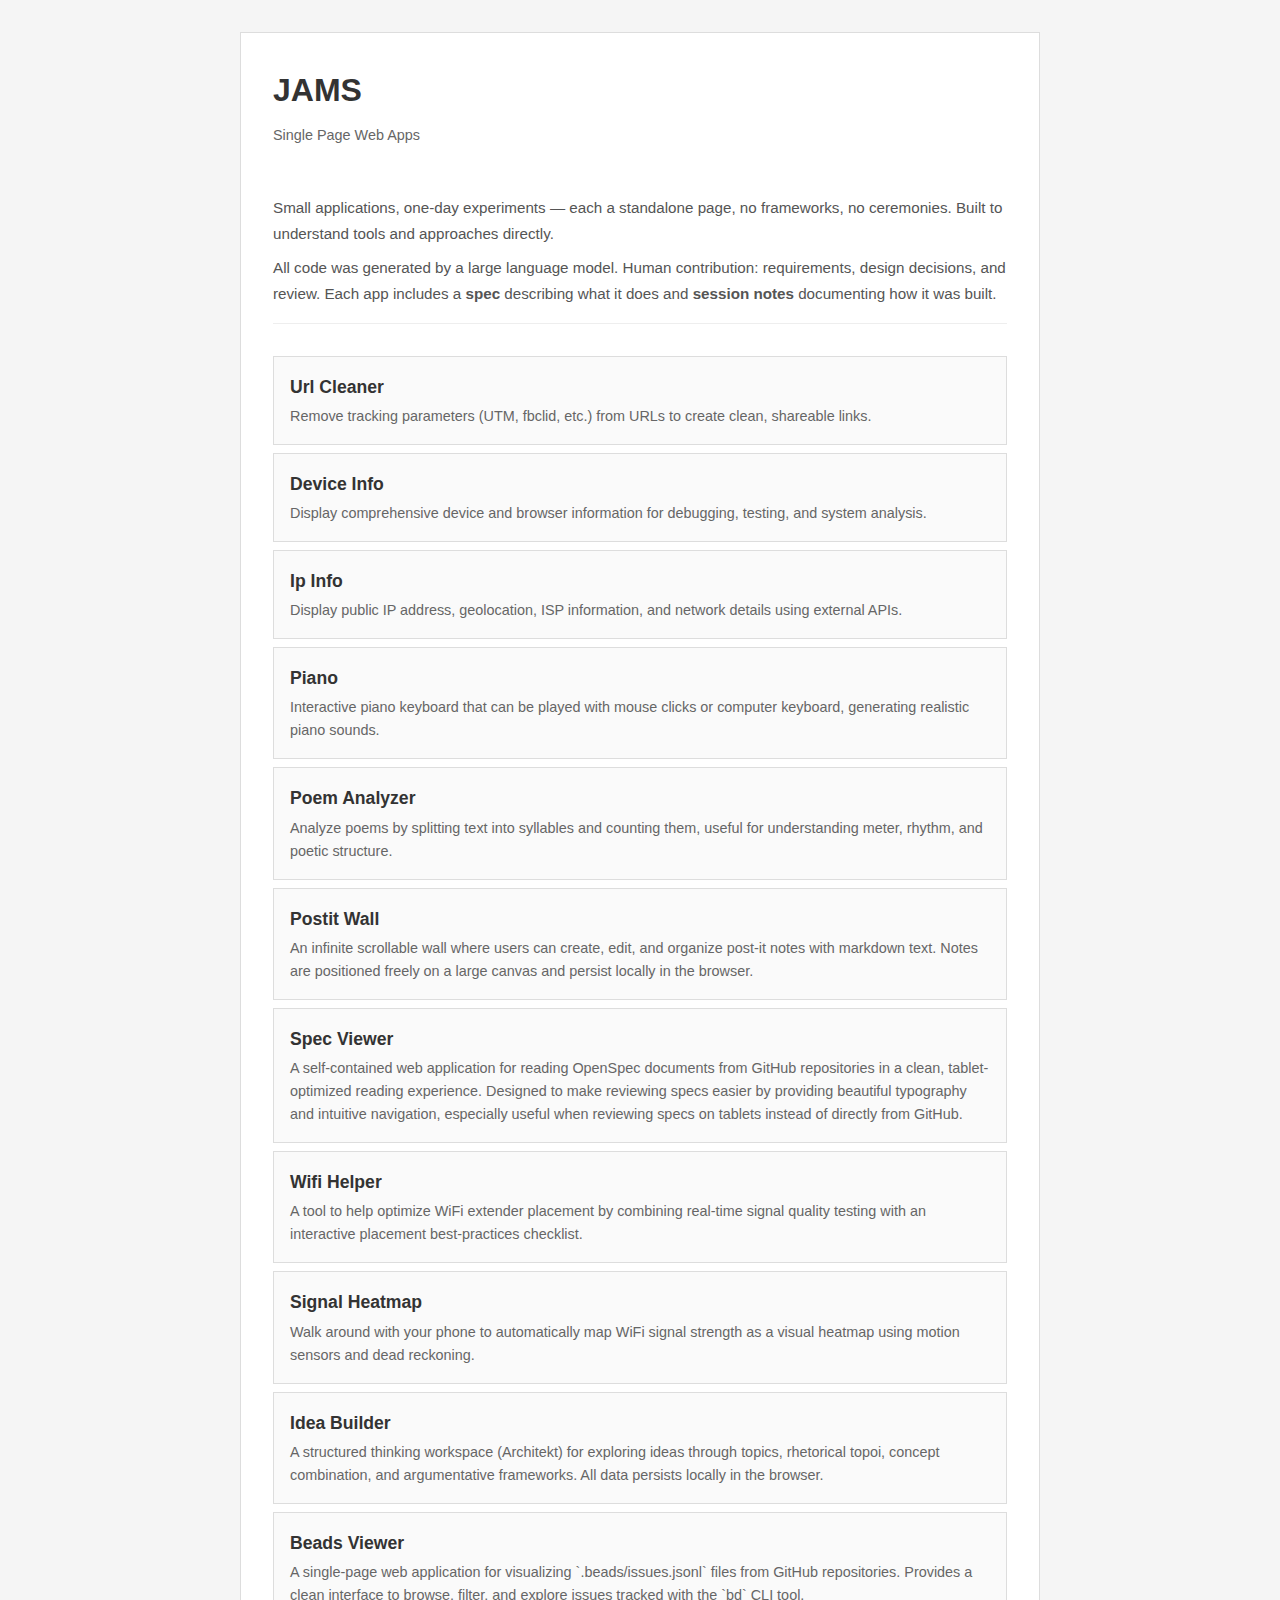
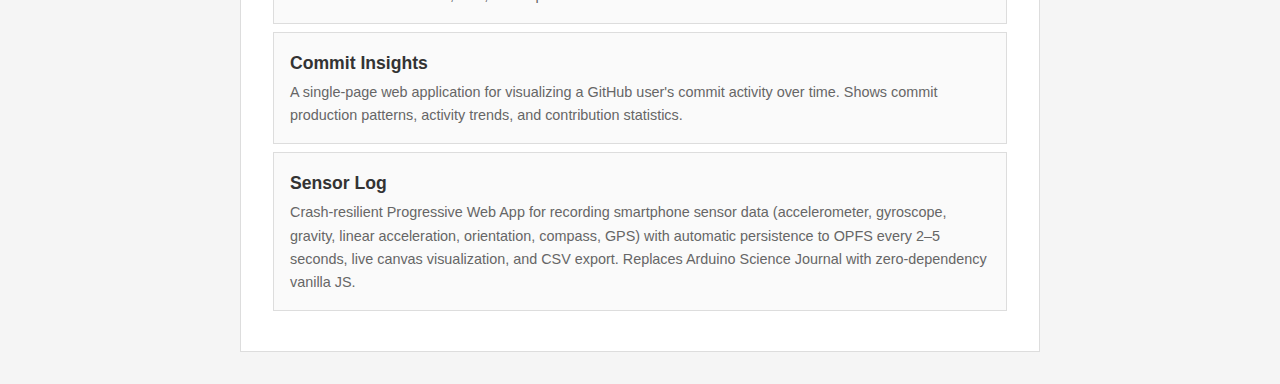
<file: index.html>
<!DOCTYPE html>
<html lang="en">
<head>
    <meta charset="UTF-8">
    <meta name="viewport" content="width=device-width, initial-scale=1.0">
    <title>JAMS - Single Page Web Apps</title>
    <link rel="stylesheet" href="style.css">
</head>
<body>
    <main>
        <h1>JAMS</h1>
        <p class="subtitle">Single Page Web Apps</p>

        <div class="intro">
            <p>Small applications, one-day experiments &mdash; each a standalone page, no frameworks, no ceremonies. Built to understand tools and approaches directly.</p>
            <p>All code was generated by a large language model. Human contribution: requirements, design decisions, and review. Each app includes a <strong>spec</strong> describing what it does and <strong>session notes</strong> documenting how it was built.</p>
        </div>

        <div id="apps-list">
            <p class="loading">Loading apps...</p>
        </div>
    </main>

    <div class="overlay" id="md-overlay">
        <div class="overlay-content">
            <div class="overlay-header">
                <h2 id="overlay-title"></h2>
                <button class="overlay-close" id="overlay-close">&times;</button>
            </div>
            <div class="overlay-body" id="overlay-body"></div>
        </div>
    </div>
    <script src="script.js"></script>
</body>
</html>
</file>
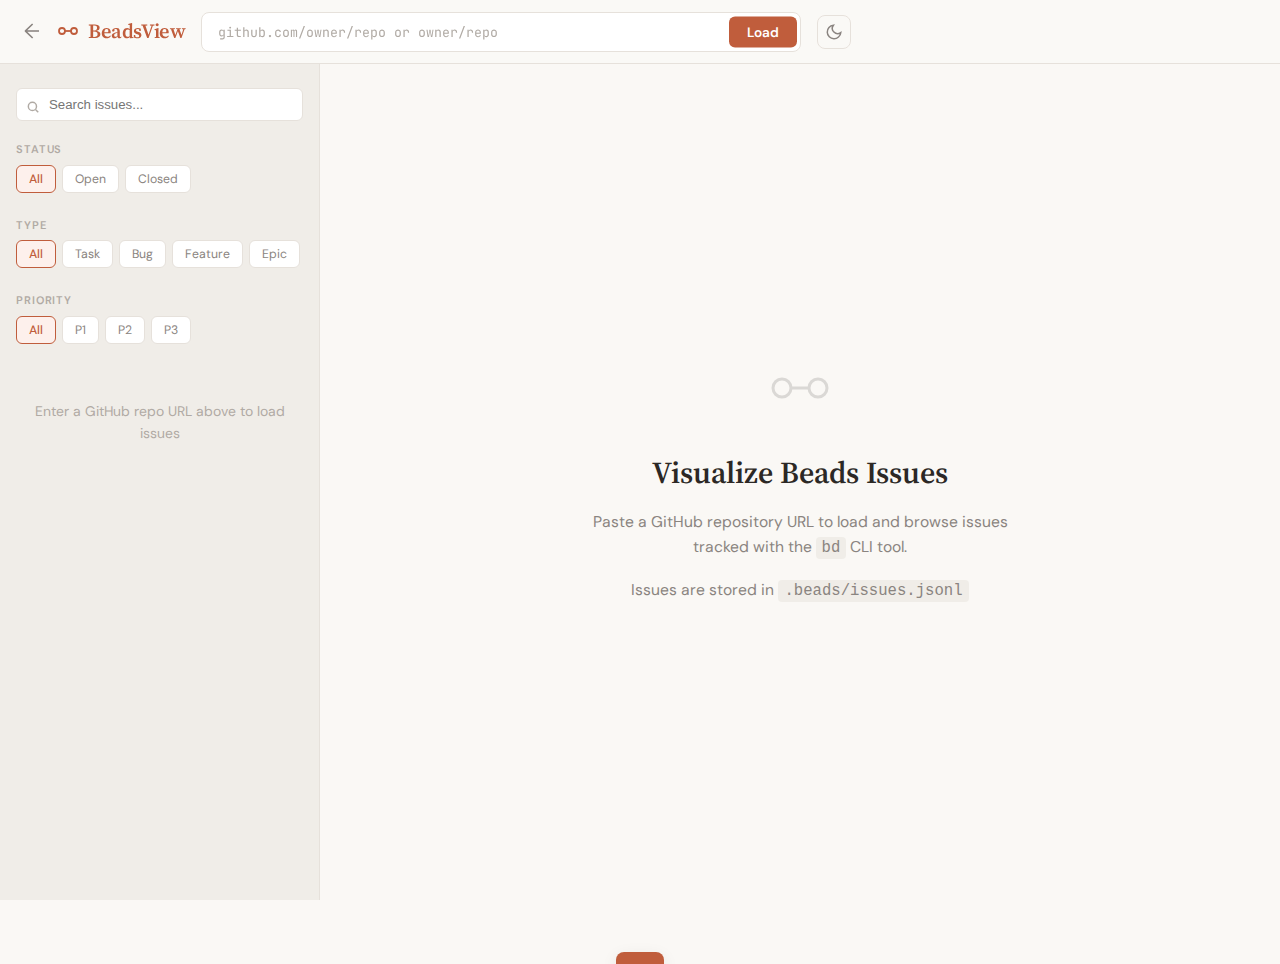
<file: beads-viewer/index.html>
<!DOCTYPE html>
<html lang="en">
<head>
<meta charset="UTF-8">
<meta name="viewport" content="width=device-width, initial-scale=1.0">
<title>BeadsView — Issue Tracker Viewer</title>
<link rel="preconnect" href="https://fonts.googleapis.com">
<link href="https://fonts.googleapis.com/css2?family=Source+Serif+4:ital,opsz,wght@0,8..60,400;0,8..60,600;1,8..60,400&family=JetBrains+Mono:wght@400;500&family=DM+Sans:wght@400;500;600&display=swap" rel="stylesheet">
<style>
  :root {
    --bg: #FAF8F5;
    --bg-sidebar: #F0EDE8;
    --bg-card: #FFFFFF;
    --text: #2C2825;
    --text-muted: #8A8480;
    --text-light: #B0AAA4;
    --accent: #C05D3C;
    --accent-hover: #A84E31;
    --accent-bg: #FDF0EC;
    --border: #E6E1DB;
    --border-light: #EDEBE7;
    --shadow-sm: 0 1px 3px rgba(44,40,37,.06);
    --shadow-md: 0 4px 16px rgba(44,40,37,.08);
    --header-bg: rgba(250,248,245,.92);
    --radius: 10px;
    --sidebar-w: 320px;
    --header-h: 64px;
    --success: #2D7A3E;
    --warning: #D97706;
    --error: #DC2626;
  }

  [data-theme="dark"] {
    --bg: #1A1816;
    --bg-sidebar: #211F1C;
    --bg-card: #2A2724;
    --text: #E8E4DF;
    --text-muted: #9A9590;
    --text-light: #6A6560;
    --accent: #E07A5A;
    --accent-hover: #F08B6B;
    --accent-bg: rgba(224,122,90,.12);
    --border: #3A3632;
    --border-light: #302C28;
    --shadow-sm: 0 1px 3px rgba(0,0,0,.2);
    --shadow-md: 0 4px 16px rgba(0,0,0,.3);
    --header-bg: rgba(26,24,22,.92);
    --success: #4ADE80;
    --warning: #FBBF24;
    --error: #F87171;
  }

  * { margin: 0; padding: 0; box-sizing: border-box; }

  html { font-size: 17px; }

  body {
    font-family: 'DM Sans', sans-serif;
    background: var(--bg);
    color: var(--text);
    line-height: 1.6;
    min-height: 100vh;
    overflow: hidden;
  }

  /* ── HEADER ── */
  .header {
    position: fixed; top: 0; left: 0; right: 0;
    height: var(--header-h);
    background: var(--header-bg);
    backdrop-filter: blur(12px);
    border-bottom: 1px solid var(--border);
    display: flex; align-items: center;
    padding: 0 24px;
    z-index: 100;
    gap: 16px;
  }

  .logo {
    font-family: 'Source Serif 4', serif;
    font-weight: 600; font-size: 1.2rem;
    color: var(--accent);
    letter-spacing: -.02em;
    white-space: nowrap;
    display: flex; align-items: center; gap: 8px;
  }

  .repo-input-wrap {
    flex: 1; max-width: 600px;
    position: relative;
  }
  .repo-input-wrap input {
    width: 100%;
    padding: 10px 110px 10px 16px;
    border: 1.5px solid var(--border);
    border-radius: 8px;
    font-family: 'JetBrains Mono', monospace;
    font-size: .78rem;
    background: var(--bg-card);
    color: var(--text);
    outline: none;
    transition: border-color .2s;
  }
  .repo-input-wrap input:focus {
    border-color: var(--accent);
    box-shadow: 0 0 0 3px rgba(192,93,60,.12);
  }
  .repo-input-wrap input::placeholder { color: var(--text-light); }

  .load-btn {
    position: absolute; right: 4px; top: 50%; transform: translateY(-50%);
    padding: 7px 18px;
    background: var(--accent);
    color: #fff;
    border: none; border-radius: 6px;
    font-family: 'DM Sans', sans-serif;
    font-weight: 600; font-size: .8rem;
    cursor: pointer;
    transition: background .2s;
  }
  .load-btn:hover { background: var(--accent-hover); }
  .load-btn:disabled { opacity: .5; cursor: not-allowed; }

  .theme-toggle {
    background: none;
    border: 1.5px solid var(--border);
    border-radius: 8px;
    padding: 7px;
    cursor: pointer;
    color: var(--text-muted);
    display: flex;
    transition: all .2s;
  }
  .theme-toggle:hover {
    border-color: var(--accent);
    color: var(--accent);
    background: var(--accent-bg);
  }
  .icon-sun { display: none; }
  .icon-moon { display: block; }
  [data-theme="dark"] .icon-sun { display: block; }
  [data-theme="dark"] .icon-moon { display: none; }

  /* ── LAYOUT ── */
  .layout {
    display: flex;
    margin-top: var(--header-h);
    height: calc(100vh - var(--header-h));
  }

  /* ── SIDEBAR ── */
  .sidebar {
    width: var(--sidebar-w);
    background: var(--bg-sidebar);
    border-right: 1px solid var(--border);
    overflow-y: auto;
    padding: 16px 0;
  }

  .sidebar-section {
    padding: 0 16px;
    margin-bottom: 16px;
  }

  .sidebar-label {
    font-size: .65rem;
    font-weight: 600;
    text-transform: uppercase;
    letter-spacing: .08em;
    color: var(--text-light);
    padding: 8px 0 6px;
  }

  .filter-group {
    display: flex;
    flex-wrap: wrap;
    gap: 6px;
    margin-bottom: 8px;
  }

  .filter-btn {
    padding: 5px 12px;
    font-size: .72rem;
    background: var(--bg-card);
    border: 1.5px solid var(--border);
    border-radius: 6px;
    cursor: pointer;
    color: var(--text-muted);
    transition: all .2s;
    font-family: 'DM Sans', sans-serif;
  }
  .filter-btn:hover {
    border-color: var(--accent);
    color: var(--accent);
  }
  .filter-btn.active {
    background: var(--accent-bg);
    border-color: var(--accent);
    color: var(--accent);
    font-weight: 500;
  }

  .search-wrap {
    padding: 8px 16px 12px;
    position: relative;
  }
  .search-wrap input {
    width: 100%;
    padding: 8px 12px 8px 32px;
    border: 1px solid var(--border);
    border-radius: 6px;
    font-size: .78rem;
    background: var(--bg-card);
    color: var(--text);
    outline: none;
  }
  .search-wrap input:focus { border-color: var(--accent); }
  .search-icon {
    position: absolute;
    left: 26px; top: 50%; transform: translateY(-50%);
    color: var(--text-light);
    pointer-events: none;
  }

  .issue-list { list-style: none; }

  .issue-item {
    padding: 12px 16px;
    cursor: pointer;
    border-left: 3px solid transparent;
    transition: all .15s;
  }
  .issue-item:hover {
    background: rgba(192,93,60,.06);
  }
  .issue-item.active {
    background: var(--accent-bg);
    border-left-color: var(--accent);
  }

  .issue-id {
    font-family: 'JetBrains Mono', monospace;
    font-size: .68rem;
    color: var(--text-light);
    margin-bottom: 2px;
  }

  .issue-title {
    font-size: .82rem;
    font-weight: 500;
    color: var(--text);
    margin-bottom: 4px;
    line-height: 1.3;
  }

  .issue-meta {
    display: flex;
    gap: 6px;
    flex-wrap: wrap;
  }

  .badge {
    font-size: .62rem;
    padding: 2px 6px;
    border-radius: 4px;
    font-weight: 500;
    text-transform: uppercase;
    letter-spacing: .03em;
  }

  .badge-status-open { background: #E0F2FE; color: #075985; }
  .badge-status-closed { background: #E5E7EB; color: #4B5563; }
  .badge-type { background: var(--bg-card); color: var(--text-muted); border: 1px solid var(--border); }
  .badge-priority-1 { background: #FEE2E2; color: #991B1B; }
  .badge-priority-2 { background: #FED7AA; color: #9A3412; }
  .badge-priority-3 { background: #FEF3C7; color: #92400E; }

  [data-theme="dark"] .badge-status-open { background: #075985; color: #E0F2FE; }
  [data-theme="dark"] .badge-status-closed { background: #4B5563; color: #E5E7EB; }
  [data-theme="dark"] .badge-priority-1 { background: #991B1B; color: #FEE2E2; }
  [data-theme="dark"] .badge-priority-2 { background: #9A3412; color: #FED7AA; }
  [data-theme="dark"] .badge-priority-3 { background: #92400E; color: #FEF3C7; }

  .sidebar-empty {
    padding: 40px 24px;
    text-align: center;
    color: var(--text-light);
    font-size: .82rem;
    line-height: 1.6;
  }

  /* ── MAIN CONTENT ── */
  .main {
    flex: 1;
    overflow-y: auto;
    padding: 40px;
  }

  .welcome {
    display: flex;
    flex-direction: column;
    align-items: center;
    justify-content: center;
    height: 100%;
    text-align: center;
    padding: 40px;
  }
  .welcome h2 {
    font-family: 'Source Serif 4', serif;
    font-size: 1.8rem;
    font-weight: 600;
    margin-bottom: 12px;
  }
  .welcome p {
    color: var(--text-muted);
    max-width: 420px;
    font-size: .92rem;
    margin-bottom: 8px;
  }

  .issue-detail {
    max-width: 760px;
    margin: 0 auto;
  }

  .issue-header {
    margin-bottom: 32px;
    padding-bottom: 24px;
    border-bottom: 1px solid var(--border-light);
  }

  .issue-header h1 {
    font-family: 'Source Serif 4', serif;
    font-size: 2rem;
    font-weight: 600;
    line-height: 1.3;
    margin-bottom: 8px;
  }

  .issue-header-meta {
    display: flex;
    gap: 8px;
    margin-bottom: 12px;
  }

  .issue-info {
    font-size: .85rem;
    color: var(--text-muted);
    display: grid;
    grid-template-columns: auto 1fr;
    gap: 8px 16px;
    margin-top: 16px;
  }

  .issue-info dt {
    font-weight: 600;
    color: var(--text);
  }
  .issue-info dd {
    font-family: 'JetBrains Mono', monospace;
    font-size: .82rem;
  }

  .issue-description {
    font-family: 'Source Serif 4', serif;
    font-size: 1rem;
    line-height: 1.8;
    margin-bottom: 32px;
    white-space: pre-wrap;
  }

  .deps-section {
    margin-top: 32px;
  }

  .deps-section h3 {
    font-size: 1.1rem;
    font-weight: 600;
    margin-bottom: 12px;
    color: var(--accent);
  }

  .dep-list {
    list-style: none;
    display: flex;
    flex-direction: column;
    gap: 8px;
  }

  .dep-item {
    padding: 12px 16px;
    background: var(--bg-card);
    border: 1px solid var(--border);
    border-radius: 8px;
    font-size: .85rem;
    cursor: pointer;
    transition: all .2s;
  }
  .dep-item:hover {
    border-color: var(--accent);
    background: var(--accent-bg);
  }

  .dep-id {
    font-family: 'JetBrains Mono', monospace;
    font-size: .75rem;
    color: var(--accent);
    font-weight: 500;
  }

  .loading-overlay {
    display: none;
    position: fixed;
    top: 0; left: 0; right: 0; bottom: 0;
    background: var(--header-bg);
    backdrop-filter: blur(4px);
    z-index: 200;
    align-items: center;
    justify-content: center;
    flex-direction: column;
    gap: 16px;
  }
  .loading-overlay.show { display: flex; }

  .spinner {
    width: 36px; height: 36px;
    border: 3px solid var(--border);
    border-top-color: var(--accent);
    border-radius: 50%;
    animation: spin .7s linear infinite;
  }

  @keyframes spin {
    to { transform: rotate(360deg); }
  }

  .toast {
    position: fixed;
    bottom: 24px; left: 50%; transform: translateX(-50%) translateY(100px);
    background: var(--accent);
    color: #fff;
    padding: 12px 24px;
    border-radius: 8px;
    font-size: .84rem;
    font-weight: 500;
    box-shadow: var(--shadow-md);
    z-index: 300;
    transition: transform .3s ease;
  }
  .toast.show { transform: translateX(-50%) translateY(0); }

  .stats-bar {
    display: flex;
    gap: 16px;
    padding: 8px 16px;
    font-size: .72rem;
    color: var(--text-muted);
    border-bottom: 1px solid var(--border);
  }

  .stat-item {
    display: flex;
    align-items: center;
    gap: 4px;
  }

  .stat-value {
    font-weight: 600;
    color: var(--text);
  }

  /* ── BRANCH SELECTOR ── */
  .branch-picker {
    padding: 10px 16px 12px;
    border-bottom: 1px solid var(--border);
  }

  .branch-picker-label {
    font-size: .62rem;
    font-weight: 600;
    text-transform: uppercase;
    letter-spacing: .08em;
    color: var(--text-light);
    margin-bottom: 6px;
  }

  .branch-select-wrap {
    position: relative;
  }

  .branch-select-wrap select {
    width: 100%;
    padding: 8px 32px 8px 34px;
    border: 1.5px solid var(--border);
    border-radius: 7px;
    font-family: 'JetBrains Mono', monospace;
    font-size: .74rem;
    background: var(--bg-card);
    color: var(--text);
    appearance: none;
    outline: none;
    cursor: pointer;
    transition: border-color .2s;
  }

  .branch-select-wrap select:focus {
    border-color: var(--accent);
    box-shadow: 0 0 0 3px rgba(192,93,60,.12);
  }

  .branch-select-wrap select:disabled {
    opacity: .45;
    cursor: not-allowed;
  }

  .branch-select-wrap .branch-icon {
    position: absolute;
    left: 10px; top: 50%; transform: translateY(-50%);
    pointer-events: none;
    color: var(--text-light);
  }

  .branch-select-wrap .chevron-icon {
    position: absolute;
    right: 10px; top: 50%; transform: translateY(-50%);
    pointer-events: none;
    color: var(--text-light);
  }

  /* ── VIEW TOGGLE ── */
  .view-toggle {
    display: flex;
    gap: 4px;
    background: var(--bg-card);
    border: 1.5px solid var(--border);
    border-radius: 8px;
    padding: 4px;
  }

  .view-toggle-btn {
    padding: 5px 12px;
    background: none;
    border: none;
    border-radius: 6px;
    cursor: pointer;
    color: var(--text-muted);
    font-family: 'DM Sans', sans-serif;
    font-size: .75rem;
    font-weight: 500;
    transition: all .2s;
    display: flex;
    align-items: center;
    gap: 4px;
  }

  .view-toggle-btn:hover {
    color: var(--text);
  }

  .view-toggle-btn.active {
    background: var(--accent-bg);
    color: var(--accent);
  }

  /* ── GRAPH VIEW ── */
  .graph-container {
    display: none;
    width: 100%;
    height: 100%;
    position: relative;
    background: var(--bg);
    overflow: hidden;
  }

  .graph-container.active {
    display: block;
  }

  .graph-svg {
    width: 100%;
    height: 100%;
    cursor: grab;
  }

  .graph-svg:active {
    cursor: grabbing;
  }

  .graph-node {
    cursor: pointer;
    transition: all .2s;
  }

  .graph-node:hover .node-circle {
    stroke-width: 3;
  }

  .graph-node:hover .node-text {
    font-weight: 600;
  }

  .node-circle {
    stroke: var(--border);
    stroke-width: 2;
    transition: all .2s;
  }

  .node-circle-open {
    fill: #E0F2FE;
    stroke: #075985;
  }

  .node-circle-closed {
    fill: var(--bg-card);
    stroke: var(--border);
  }

  [data-theme="dark"] .node-circle-open {
    fill: #075985;
    stroke: #E0F2FE;
  }

  [data-theme="dark"] .node-circle-closed {
    fill: var(--bg-card);
    stroke: var(--text-light);
  }

  .node-text {
    font-family: 'JetBrains Mono', monospace;
    font-size: 11px;
    fill: var(--text);
    pointer-events: none;
    user-select: none;
  }

  .node-title {
    font-family: 'DM Sans', sans-serif;
    font-size: 10px;
    fill: var(--text-muted);
    pointer-events: none;
    user-select: none;
  }

  .graph-edge {
    stroke: var(--border);
    stroke-width: 2;
    fill: none;
    marker-end: url(#arrowhead);
  }

  .graph-edge-highlight {
    stroke: var(--accent);
    stroke-width: 3;
  }

  .graph-controls {
    position: absolute;
    top: 16px;
    right: 16px;
    display: flex;
    flex-direction: column;
    gap: 8px;
    background: var(--bg-card);
    border: 1px solid var(--border);
    border-radius: 8px;
    padding: 8px;
    box-shadow: var(--shadow-md);
  }

  .graph-control-btn {
    width: 32px;
    height: 32px;
    display: flex;
    align-items: center;
    justify-content: center;
    background: none;
    border: 1px solid var(--border);
    border-radius: 6px;
    cursor: pointer;
    color: var(--text-muted);
    transition: all .2s;
  }

  .graph-control-btn:hover {
    background: var(--accent-bg);
    border-color: var(--accent);
    color: var(--accent);
  }

  .graph-info {
    position: absolute;
    bottom: 16px;
    left: 16px;
    background: var(--bg-card);
    border: 1px solid var(--border);
    border-radius: 8px;
    padding: 12px 16px;
    font-size: .75rem;
    color: var(--text-muted);
    box-shadow: var(--shadow-md);
  }

  /* Graph focus mode */
  .graph-node.dimmed {
    opacity: 0.15;
  }

  .graph-node.focused .node-circle {
    stroke-width: 4;
    filter: drop-shadow(0 0 8px var(--accent));
  }

  .graph-node.related {
    opacity: 1;
  }

  .graph-edge.dimmed {
    opacity: 0.1;
  }

  .graph-edge.highlighted {
    opacity: 1;
    stroke: var(--accent);
    stroke-width: 3;
  }

  /* ── MODAL ── */
  .modal-overlay {
    display: none;
    position: fixed;
    top: 0; left: 0; right: 0; bottom: 0;
    background: rgba(0, 0, 0, 0.5);
    z-index: 300;
    align-items: center;
    justify-content: center;
    animation: fadeIn .2s ease;
  }

  .modal-overlay.show {
    display: flex;
  }

  .modal-content {
    background: var(--bg-card);
    border-radius: var(--radius);
    max-width: 800px;
    max-height: 80vh;
    width: 90%;
    overflow-y: auto;
    box-shadow: var(--shadow-lg);
    animation: slideUp .3s ease;
    position: relative;
  }

  .modal-header {
    position: sticky;
    top: 0;
    background: var(--bg-card);
    padding: 20px 24px;
    border-bottom: 1px solid var(--border);
    display: flex;
    justify-content: space-between;
    align-items: flex-start;
    gap: 16px;
    z-index: 1;
  }

  .modal-close {
    background: none;
    border: none;
    color: var(--text-muted);
    cursor: pointer;
    padding: 4px;
    border-radius: 4px;
    transition: all .2s;
    flex-shrink: 0;
  }

  .modal-close:hover {
    background: var(--bg-sidebar);
    color: var(--text);
  }

  .modal-body {
    padding: 24px;
  }

  @keyframes fadeIn {
    from { opacity: 0; }
    to { opacity: 1; }
  }

  @keyframes slideUp {
    from { transform: translateY(20px); opacity: 0; }
    to { transform: translateY(0); opacity: 1; }
  }

  /* ── FRESHNESS BAR ── */
  .freshness-bar {
    display: flex;
    align-items: center;
    justify-content: space-between;
    padding: 6px 16px;
    font-size: .72rem;
    border-bottom: 1px solid var(--border);
    gap: 8px;
  }
  .freshness-fresh { color: var(--success); }
  .freshness-aging { color: var(--warning); }
  .freshness-stale { color: var(--error); }
  .freshness-hint-btn {
    background: none;
    border: 1px solid var(--border);
    border-radius: 4px;
    padding: 2px 8px;
    font-size: .68rem;
    color: var(--text-muted);
    cursor: pointer;
    white-space: nowrap;
    transition: all .2s;
    font-family: 'DM Sans', sans-serif;
  }
  .freshness-hint-btn:hover { border-color: var(--accent); color: var(--accent); }

  /* ── SHARE BUTTON ── */
  .share-btn {
    background: none;
    border: 1.5px solid var(--border);
    border-radius: 7px;
    padding: 7px 12px;
    color: var(--text-muted);
    cursor: pointer;
    display: flex;
    align-items: center;
    gap: 6px;
    font-size: .78rem;
    font-family: 'DM Sans', sans-serif;
    font-weight: 500;
    transition: all .2s;
    white-space: nowrap;
  }
  .share-btn:hover { border-color: var(--accent); color: var(--accent); background: var(--accent-bg); }

  /* ── BACKUP ITEMS ── */
  .backup-item {
    display: flex;
    align-items: center;
    justify-content: space-between;
    padding: 5px 0;
    font-size: .75rem;
    font-family: 'JetBrains Mono', monospace;
    color: var(--text-muted);
    border-bottom: 1px solid var(--border-light);
    cursor: pointer;
    transition: color .2s;
  }
  .backup-item:hover { color: var(--accent); }
  .backup-item:last-child { border-bottom: none; }
  .backup-size { font-size: .68rem; color: var(--text-light); }
</style>
</head>
<body>

<header class="header">
  <a href="../" style="color: var(--text-muted); text-decoration: none; font-size: 1.2rem; transition: color .2s;" onmouseover="this.style.color='var(--accent)'" onmouseout="this.style.color='var(--text-muted)'" title="Back to Jams">←</a>
  <div class="logo">
    <svg width="24" height="24" viewBox="0 0 24 24" fill="none" stroke="currentColor" stroke-width="1.8">
      <circle cx="6" cy="12" r="3"/>
      <circle cx="18" cy="12" r="3"/>
      <line x1="9" y1="12" x2="15" y2="12"/>
    </svg>
    <span>BeadsView</span>
  </div>
  <div class="repo-input-wrap">
    <input type="text" id="repoInput" placeholder="github.com/owner/repo or owner/repo" spellcheck="false"
      onkeydown="if(event.key==='Enter')loadRepo()">
    <button class="load-btn" id="loadBtn" onclick="loadRepo()">Load</button>
  </div>
  <div class="view-toggle" id="viewToggle" style="display:none">
    <button class="view-toggle-btn active" onclick="switchView('detail')">
      <svg width="14" height="14" viewBox="0 0 24 24" fill="none" stroke="currentColor" stroke-width="2"><line x1="8" y1="6" x2="21" y2="6"/><line x1="8" y1="12" x2="21" y2="12"/><line x1="8" y1="18" x2="21" y2="18"/><line x1="3" y1="6" x2="3.01" y2="6"/><line x1="3" y1="12" x2="3.01" y2="12"/><line x1="3" y1="18" x2="3.01" y2="18"/></svg>
      List
    </button>
    <button class="view-toggle-btn" onclick="switchView('graph')">
      <svg width="14" height="14" viewBox="0 0 24 24" fill="none" stroke="currentColor" stroke-width="2"><circle cx="12" cy="5" r="3"/><circle cx="6" cy="19" r="3"/><circle cx="18" cy="19" r="3"/><line x1="12" y1="8" x2="6" y2="16"/><line x1="12" y1="8" x2="18" y2="16"/></svg>
      Graph
    </button>
  </div>
  <button class="share-btn" id="shareBtn" style="display:none" onclick="showShareModal()" title="Copy shareable link / README badge">
    <svg width="14" height="14" viewBox="0 0 24 24" fill="none" stroke="currentColor" stroke-width="2" stroke-linecap="round"><circle cx="18" cy="5" r="3"/><circle cx="6" cy="12" r="3"/><circle cx="18" cy="19" r="3"/><line x1="8.59" y1="13.51" x2="15.42" y2="17.49"/><line x1="15.41" y1="6.51" x2="8.59" y2="10.49"/></svg>
    Share
  </button>
  <button class="theme-toggle" onclick="toggleTheme()" aria-label="Toggle theme">
    <svg class="icon-moon" width="18" height="18" viewBox="0 0 24 24" fill="none" stroke="currentColor" stroke-width="2"><path d="M21 12.79A9 9 0 1111.21 3 7 7 0 0021 12.79z"/></svg>
    <svg class="icon-sun" width="18" height="18" viewBox="0 0 24 24" fill="none" stroke="currentColor" stroke-width="2"><circle cx="12" cy="12" r="5"/><line x1="12" y1="1" x2="12" y2="3"/><line x1="12" y1="21" x2="12" y2="23"/><line x1="4.22" y1="4.22" x2="5.64" y2="5.64"/><line x1="18.36" y1="18.36" x2="19.78" y2="19.78"/><line x1="1" y1="12" x2="3" y2="12"/><line x1="21" y1="12" x2="23" y2="12"/><line x1="4.22" y1="19.78" x2="5.64" y2="18.36"/><line x1="18.36" y1="5.64" x2="19.78" y2="4.22"/></svg>
  </button>
</header>

<div class="layout">
  <aside class="sidebar" id="sidebar">
    <div class="branch-picker" id="branchPicker" style="display:none">
      <div class="branch-picker-label">Branch</div>
      <div class="branch-select-wrap">
        <svg class="branch-icon" width="14" height="14" viewBox="0 0 24 24" fill="none" stroke="currentColor" stroke-width="2" stroke-linecap="round" stroke-linejoin="round"><line x1="6" y1="3" x2="6" y2="15"/><circle cx="18" cy="6" r="3"/><circle cx="6" cy="18" r="3"/><path d="M18 9a9 9 0 01-9 9"/></svg>
        <select id="branchSelect" onchange="switchBranch(this.value)" disabled>
          <option value="">Loading branches...</option>
        </select>
        <svg class="chevron-icon" width="12" height="12" viewBox="0 0 24 24" fill="none" stroke="currentColor" stroke-width="2.5" stroke-linecap="round"><polyline points="6 9 12 15 18 9"/></svg>
      </div>
    </div>
    <div class="stats-bar" id="statsBar" style="display:none">
      <div class="stat-item">
        <span class="stat-value" id="totalCount">0</span>
        <span>total</span>
      </div>
      <div class="stat-item">
        <span class="stat-value" id="openCount">0</span>
        <span>open</span>
      </div>
      <div class="stat-item">
        <span class="stat-value" id="closedCount">0</span>
        <span>closed</span>
      </div>
    </div>

    <div class="freshness-bar" id="freshnessBar" style="display:none">
      <span id="freshnessLabel"></span>
      <button class="freshness-hint-btn" onclick="showExportHint()">How to update</button>
    </div>

    <div class="search-wrap">
      <svg class="search-icon" width="14" height="14" viewBox="0 0 24 24" fill="none" stroke="currentColor" stroke-width="2.5"><circle cx="11" cy="11" r="7"/><line x1="21" y1="21" x2="16.65" y2="16.65"/></svg>
      <input type="text" id="searchInput" placeholder="Search issues..." oninput="filterIssues()">
    </div>

    <div class="sidebar-section">
      <div class="sidebar-label">Status</div>
      <div class="filter-group">
        <button class="filter-btn active" data-filter="status" data-value="all" onclick="toggleFilter(this)">All</button>
        <button class="filter-btn" data-filter="status" data-value="open" onclick="toggleFilter(this)">Open</button>
        <button class="filter-btn" data-filter="status" data-value="closed" onclick="toggleFilter(this)">Closed</button>
      </div>
    </div>

    <div class="sidebar-section">
      <div class="sidebar-label">Type</div>
      <div class="filter-group">
        <button class="filter-btn active" data-filter="type" data-value="all" onclick="toggleFilter(this)">All</button>
        <button class="filter-btn" data-filter="type" data-value="task" onclick="toggleFilter(this)">Task</button>
        <button class="filter-btn" data-filter="type" data-value="bug" onclick="toggleFilter(this)">Bug</button>
        <button class="filter-btn" data-filter="type" data-value="feature" onclick="toggleFilter(this)">Feature</button>
        <button class="filter-btn" data-filter="type" data-value="epic" onclick="toggleFilter(this)">Epic</button>
      </div>
    </div>

    <div class="sidebar-section">
      <div class="sidebar-label">Priority</div>
      <div class="filter-group">
        <button class="filter-btn active" data-filter="priority" data-value="all" onclick="toggleFilter(this)">All</button>
        <button class="filter-btn" data-filter="priority" data-value="1" onclick="toggleFilter(this)">P1</button>
        <button class="filter-btn" data-filter="priority" data-value="2" onclick="toggleFilter(this)">P2</button>
        <button class="filter-btn" data-filter="priority" data-value="3" onclick="toggleFilter(this)">P3</button>
      </div>
    </div>

    <div class="sidebar-section" id="backupsSection" style="display:none">
      <div class="sidebar-label">Backups</div>
      <div id="backupsList"></div>
    </div>

    <div id="issueListContainer">
      <div class="sidebar-empty">
        Enter a GitHub repo URL above to load issues
      </div>
    </div>
  </aside>

  <main class="main" id="main">
    <div class="welcome" id="welcome">
      <svg width="72" height="72" viewBox="0 0 24 24" fill="none" stroke="currentColor" stroke-width="1" style="opacity:.15;margin-bottom:24px">
        <circle cx="6" cy="12" r="3"/>
        <circle cx="18" cy="12" r="3"/>
        <line x1="9" y1="12" x2="15" y2="12"/>
      </svg>
      <h2>Visualize Beads Issues</h2>
      <p>Paste a GitHub repository URL to load and browse issues tracked with the <code style="font-family:monospace;background:var(--bg-sidebar);padding:2px 6px;border-radius:4px">bd</code> CLI tool.</p>
      <p style="margin-top:8px">Issues are stored in <code style="font-family:monospace;background:var(--bg-sidebar);padding:2px 6px;border-radius:4px">.beads/issues.jsonl</code></p>
    </div>
    <div id="issueDetail" style="display:none"></div>
    <div class="graph-container" id="graphContainer">
      <svg class="graph-svg" id="graphSvg">
        <defs>
          <marker id="arrowhead" markerWidth="10" markerHeight="10" refX="9" refY="3" orient="auto">
            <polygon points="0 0, 10 3, 0 6" fill="var(--border)" />
          </marker>
          <marker id="arrowhead-highlight" markerWidth="10" markerHeight="10" refX="9" refY="3" orient="auto">
            <polygon points="0 0, 10 3, 0 6" fill="var(--accent)" />
          </marker>
        </defs>
        <g id="graphGroup"></g>
      </svg>
      <div class="graph-controls">
        <button class="graph-control-btn" onclick="zoomIn()" title="Zoom in">
          <svg width="16" height="16" viewBox="0 0 24 24" fill="none" stroke="currentColor" stroke-width="2"><line x1="12" y1="5" x2="12" y2="19"/><line x1="5" y1="12" x2="19" y2="12"/></svg>
        </button>
        <button class="graph-control-btn" onclick="zoomOut()" title="Zoom out">
          <svg width="16" height="16" viewBox="0 0 24 24" fill="none" stroke="currentColor" stroke-width="2"><line x1="5" y1="12" x2="19" y2="12"/></svg>
        </button>
        <button class="graph-control-btn" onclick="resetZoom()" title="Reset view">
          <svg width="16" height="16" viewBox="0 0 24 24" fill="none" stroke="currentColor" stroke-width="2"><circle cx="12" cy="12" r="10"/><line x1="12" y1="8" x2="12" y2="12"/><line x1="12" y1="12" x2="15" y2="15"/></svg>
        </button>
      </div>
      <div class="graph-info" id="graphInfo">
        <strong>Graph View</strong><br>
        <span id="graphInfoText">Click a node to focus • Click background to show all</span>
      </div>
    </div>
  </main>
</div>

<div class="loading-overlay" id="loading">
  <div class="spinner"></div>
  <div id="loadingText" style="color:var(--text-muted);font-size:.85rem">Loading...</div>
</div>

<div class="toast" id="toast"></div>

<div class="modal-overlay" id="modal" onclick="if(event.target===this) closeModal()">
  <div class="modal-content">
    <div class="modal-header">
      <div style="flex: 1; min-width: 0;">
        <div id="modalTitle" style="font-size: 1.2rem; font-weight: 600; margin-bottom: 4px;"></div>
        <div id="modalMeta"></div>
      </div>
      <button class="modal-close" onclick="closeModal()" aria-label="Close">
        <svg width="20" height="20" viewBox="0 0 24 24" fill="none" stroke="currentColor" stroke-width="2">
          <line x1="18" y1="6" x2="6" y2="18"/><line x1="6" y1="6" x2="18" y2="18"/>
        </svg>
      </button>
    </div>
    <div class="modal-body" id="modalBody"></div>
  </div>
</div>

<script>
// ── State ──
let allIssues = [];
let filteredIssues = [];
let currentIssue = null;
let repoOwner = '';
let repoName = '';
let repoBranch = '';
let repoDefaultBranch = 'main';
let repoBranches = [];
let filters = { status: 'all', type: 'all', priority: 'all' };
let searchQuery = '';
let currentView = 'detail'; // 'detail' or 'graph'
let graphZoom = 1;
let graphPan = { x: 0, y: 0 };
let isDragging = false;
let dragStart = { x: 0, y: 0 };
let focusedIssueId = null;

// ── Parse repo input ──
function parseRepoInput(input) {
  input = input.trim().replace(/\/$/, '');
  input = input.replace(/^https?:\/\/(www\.)?github\.com\//, '');
  const treePart = input.match(/^([^/]+)\/([^/]+)/);
  if (!treePart) return null;
  return { owner: treePart[1], name: treePart[2] };
}

// ── Load repository ──
async function loadRepo() {
  const input = document.getElementById('repoInput').value;
  const parsed = parseRepoInput(input);
  if (!parsed) return showToast('Please enter a valid GitHub repo');

  repoOwner = parsed.owner;
  repoName = parsed.name;

  showLoading('Loading repository...');

  // Fetch repository info for default branch
  try {
    const infoRes = await fetch(`https://api.github.com/repos/${repoOwner}/${repoName}`);
    if (infoRes.ok) {
      const info = await infoRes.json();
      repoDefaultBranch = info.default_branch || 'main';
    }
  } catch (e) {
    console.error('Failed to fetch repo info:', e);
  }

  // Try branches in order: URL param (if set), beads-sync, default branch
  const branchesToTry = [];
  if (repoBranch) branchesToTry.push(repoBranch);
  if (!branchesToTry.includes('beads-sync')) branchesToTry.push('beads-sync');
  if (!branchesToTry.includes(repoDefaultBranch)) branchesToTry.push(repoDefaultBranch);
  if (!branchesToTry.includes('main')) branchesToTry.push('main');

  let content = null;
  for (const branch of branchesToTry) {
    try {
      const res = await fetch(`https://api.github.com/repos/${repoOwner}/${repoName}/contents/.beads/issues.jsonl?ref=${branch}`, {
        headers: { 'Accept': 'application/vnd.github.v3.raw' }
      });

      if (res.ok) {
        content = await res.text();
        repoBranch = branch;
        break;
      }
    } catch (e) {
      console.error(`Failed to load from ${branch}:`, e);
    }
  }

  if (!content) {
    hideLoading();
    return showToast('Could not find .beads/issues.jsonl in this repository');
  }

  parseIssues(content);
  updateURL();

  // Show share button
  document.getElementById('shareBtn').style.display = '';

  // Fetch branches and check backups in background
  fetchBranches();
  checkBackups();

  hideLoading();
}

// ── Fetch all branches ──
async function fetchBranches() {
  repoBranches = [];
  let page = 1;
  const perPage = 100;

  try {
    while (true) {
      const res = await fetch(`https://api.github.com/repos/${repoOwner}/${repoName}/branches?per_page=${perPage}&page=${page}`);
      if (!res.ok) break;
      const data = await res.json();
      if (!data.length) break;
      repoBranches.push(...data.map(b => b.name));
      if (data.length < perPage) break;
      page++;
      if (page > 10) break; // safety cap
    }
  } catch (e) {
    console.error('Failed to fetch branches:', e);
  }

  renderBranchSelector();
}

function renderBranchSelector() {
  const picker = document.getElementById('branchPicker');
  const select = document.getElementById('branchSelect');

  if (!repoBranches.length) {
    picker.style.display = 'none';
    return;
  }

  picker.style.display = '';
  select.disabled = false;
  select.innerHTML = '';

  // Sort: beads-sync first, then default, then alphabetical
  repoBranches.sort((a, b) => {
    if (a === 'beads-sync') return -1;
    if (b === 'beads-sync') return 1;
    if (a === repoDefaultBranch) return -1;
    if (b === repoDefaultBranch) return 1;
    return a.localeCompare(b);
  });

  repoBranches.forEach(name => {
    const opt = document.createElement('option');
    opt.value = name;
    let label = name;
    if (name === 'beads-sync') label += ' (beads)';
    else if (name === repoDefaultBranch) label += ' (default)';
    opt.textContent = label;
    if (name === repoBranch) opt.selected = true;
    select.appendChild(opt);
  });
}

async function switchBranch(branch) {
  if (!branch || branch === repoBranch) return;

  showLoading('Switching to ' + branch + '...');

  try {
    const res = await fetch(`https://api.github.com/repos/${repoOwner}/${repoName}/contents/.beads/issues.jsonl?ref=${branch}`, {
      headers: { 'Accept': 'application/vnd.github.v3.raw' }
    });

    if (!res.ok) throw new Error('Branch not found or no issues file');

    const content = await res.text();
    repoBranch = branch;
    parseIssues(content);
    updateURL();
  } catch (e) {
    showToast('Failed to load branch "' + branch + '"');
  }

  hideLoading();
}

// ── Parse JSONL ──
function parseIssues(content) {
  allIssues = [];
  const lines = content.trim().split('\n');

  for (const line of lines) {
    if (!line.trim()) continue;
    try {
      const issue = JSON.parse(line);
      allIssues.push(issue);
    } catch (e) {
      console.error('Failed to parse line:', line, e);
    }
  }

  // Sort by created_at desc
  allIssues.sort((a, b) => new Date(b.created_at) - new Date(a.created_at));

  filteredIssues = allIssues;
  renderStats();
  computeFreshness();
  renderIssueList();

  // Show view toggle
  document.getElementById('viewToggle').style.display = allIssues.length > 0 ? 'flex' : 'none';

  // Auto-select first issue
  if (filteredIssues.length > 0) {
    showIssue(filteredIssues[0]);
  }

  // Render graph
  if (currentView === 'graph') {
    renderGraph();
  }
}

// ── Render stats ──
function renderStats() {
  const total = allIssues.length;
  const open = allIssues.filter(i => i.status === 'open').length;
  const closed = allIssues.filter(i => i.status === 'closed').length;

  document.getElementById('totalCount').textContent = total;
  document.getElementById('openCount').textContent = open;
  document.getElementById('closedCount').textContent = closed;
  document.getElementById('statsBar').style.display = total > 0 ? '' : 'none';
}

// ── Filter issues ──
function filterIssues() {
  searchQuery = document.getElementById('searchInput').value.toLowerCase();

  filteredIssues = allIssues.filter(issue => {
    // Status filter
    if (filters.status !== 'all' && issue.status !== filters.status) return false;

    // Type filter
    if (filters.type !== 'all' && issue.issue_type !== filters.type) return false;

    // Priority filter
    if (filters.priority !== 'all' && issue.priority !== parseInt(filters.priority)) return false;

    // Search query
    if (searchQuery) {
      const searchText = (issue.id + issue.title + issue.description).toLowerCase();
      if (!searchText.includes(searchQuery)) return false;
    }

    return true;
  });

  renderIssueList();
}

// ── Toggle filter ──
function toggleFilter(btn) {
  const filterType = btn.dataset.filter;
  const value = btn.dataset.value;

  // Remove active from siblings
  btn.parentElement.querySelectorAll('.filter-btn').forEach(b => b.classList.remove('active'));
  btn.classList.add('active');

  filters[filterType] = value;
  filterIssues();
}

// ── Render issue list ──
function renderIssueList() {
  const container = document.getElementById('issueListContainer');

  if (filteredIssues.length === 0) {
    container.innerHTML = '<div class="sidebar-empty">No issues match the current filters</div>';
    return;
  }

  const list = document.createElement('ul');
  list.className = 'issue-list';

  filteredIssues.forEach(issue => {
    const item = document.createElement('li');
    item.className = 'issue-item';
    if (currentIssue && currentIssue.id === issue.id) {
      item.classList.add('active');
    }

    item.innerHTML = `
      <div class="issue-id">${issue.id}</div>
      <div class="issue-title">${escapeHtml(issue.title)}</div>
      <div class="issue-meta">
        <span class="badge badge-status-${issue.status}">${issue.status}</span>
        <span class="badge badge-type">${issue.issue_type}</span>
        ${issue.priority ? `<span class="badge badge-priority-${issue.priority}">P${issue.priority}</span>` : ''}
      </div>
    `;

    item.onclick = () => showIssue(issue);
    list.appendChild(item);
  });

  container.innerHTML = '';
  container.appendChild(list);
}

// ── Show issue detail ──
function showIssue(issue) {
  currentIssue = issue;

  // Update active state in list
  document.querySelectorAll('.issue-item').forEach(item => item.classList.remove('active'));
  const activeItem = Array.from(document.querySelectorAll('.issue-item'))
    .find(item => item.querySelector('.issue-id').textContent === issue.id);
  if (activeItem) activeItem.classList.add('active');

  // Build dependency info
  const blockedBy = [];
  const blocks = [];

  if (issue.dependencies) {
    issue.dependencies.forEach(dep => {
      if (dep.type === 'blocks') {
        // This issue blocks dep.depends_on_id
        const blockedIssue = allIssues.find(i => i.id === dep.depends_on_id);
        if (blockedIssue) blocks.push(blockedIssue);
      }
    });
  }

  // Find issues that block this one
  allIssues.forEach(otherIssue => {
    if (otherIssue.dependencies) {
      otherIssue.dependencies.forEach(dep => {
        if (dep.type === 'blocks' && dep.depends_on_id === issue.id) {
          blockedBy.push(otherIssue);
        }
      });
    }
  });

  const detail = document.getElementById('issueDetail');
  const welcome = document.getElementById('welcome');

  welcome.style.display = 'none';
  detail.style.display = 'block';

  detail.innerHTML = `
    <div class="issue-detail">
      <div class="issue-header">
        <div class="issue-header-meta">
          <span class="badge badge-status-${issue.status}">${issue.status}</span>
          <span class="badge badge-type">${issue.issue_type}</span>
          ${issue.priority ? `<span class="badge badge-priority-${issue.priority}">Priority ${issue.priority}</span>` : ''}
        </div>
        <h1>${escapeHtml(issue.title)}</h1>
        <dl class="issue-info">
          <dt>ID</dt><dd>${issue.id}</dd>
          <dt>Owner</dt><dd>${issue.owner || 'Unassigned'}</dd>
          <dt>Created</dt><dd>${formatDate(issue.created_at)} by ${issue.created_by}</dd>
          <dt>Updated</dt><dd>${formatDate(issue.updated_at)}</dd>
          ${issue.closed_at ? `<dt>Closed</dt><dd>${formatDate(issue.closed_at)}</dd>` : ''}
          ${issue.close_reason ? `<dt>Reason</dt><dd>${issue.close_reason}</dd>` : ''}
        </dl>
      </div>

      <div class="issue-description">${escapeHtml(issue.description || 'No description provided.')}</div>

      ${blockedBy.length > 0 ? `
        <div class="deps-section">
          <h3>⚠️ Blocked By (${blockedBy.length})</h3>
          <ul class="dep-list">
            ${blockedBy.map(dep => `
              <li class="dep-item" onclick="showIssueById('${dep.id}')">
                <div class="dep-id">${dep.id}</div>
                <div>${escapeHtml(dep.title)}</div>
              </li>
            `).join('')}
          </ul>
        </div>
      ` : ''}

      ${blocks.length > 0 ? `
        <div class="deps-section">
          <h3>🔒 Blocks (${blocks.length})</h3>
          <ul class="dep-list">
            ${blocks.map(dep => `
              <li class="dep-item" onclick="showIssueById('${dep.id}')">
                <div class="dep-id">${dep.id}</div>
                <div>${escapeHtml(dep.title)}</div>
              </li>
            `).join('')}
          </ul>
        </div>
      ` : ''}
    </div>
  `;

  // Scroll to top
  document.getElementById('main').scrollTop = 0;
  updateURL();

  // Update graph focus if in graph view
  if (currentView === 'graph') {
    focusedIssueId = issue.id;
    applyGraphFocus();
  }
}

// ── Show issue by ID ──
function showIssueById(id) {
  const issue = allIssues.find(i => i.id === id);
  if (issue) showIssue(issue);
}

// ── Format date ──
function formatDate(dateStr) {
  if (!dateStr) return '';
  const date = new Date(dateStr);
  return date.toLocaleDateString('en-US', {
    year: 'numeric',
    month: 'short',
    day: 'numeric',
    hour: '2-digit',
    minute: '2-digit'
  });
}

// ── Escape HTML ──
function escapeHtml(str) {
  const div = document.createElement('div');
  div.textContent = str;
  return div.innerHTML;
}

// ── Loading ──
function showLoading(text) {
  document.getElementById('loadingText').textContent = text || 'Loading...';
  document.getElementById('loading').classList.add('show');
}
function hideLoading() {
  document.getElementById('loading').classList.remove('show');
}

// ── Toast ──
function showToast(msg) {
  const toast = document.getElementById('toast');
  toast.textContent = msg;
  toast.classList.add('show');
  setTimeout(() => toast.classList.remove('show'), 3500);
}

// ── Theme ──
function initTheme() {
  const saved = localStorage.getItem('beadsview-theme');
  if (saved) {
    document.documentElement.setAttribute('data-theme', saved);
  } else if (window.matchMedia('(prefers-color-scheme: dark)').matches) {
    document.documentElement.setAttribute('data-theme', 'dark');
  }
}

function toggleTheme() {
  const current = document.documentElement.getAttribute('data-theme');
  const next = current === 'dark' ? 'light' : 'dark';
  document.documentElement.setAttribute('data-theme', next);
  localStorage.setItem('beadsview-theme', next);
}

initTheme();

// ── URL state ──
function updateURL() {
  if (!repoOwner || !repoName) return;
  const params = new URLSearchParams();
  params.set('repo', repoOwner + '/' + repoName);
  if (repoBranch && repoBranch !== repoDefaultBranch) {
    params.set('branch', repoBranch);
  }
  if (currentIssue) params.set('issue', currentIssue.id);
  const url = window.location.pathname + '?' + params.toString();
  history.replaceState(null, '', url);
}

function initFromURL() {
  const params = new URLSearchParams(window.location.search);
  const repo = params.get('repo');
  if (!repo) return;

  document.getElementById('repoInput').value = repo;

  // Set branch from URL if provided (will be tried during loadRepo)
  const branch = params.get('branch');
  if (branch) repoBranch = branch;

  loadRepo().then(() => {
    const issueId = params.get('issue');
    if (issueId) {
      showIssueById(issueId);
    }
  });
}

// ── View Switching ──
function switchView(view) {
  currentView = view;

  // Update toggle buttons
  document.querySelectorAll('.view-toggle-btn').forEach(btn => {
    btn.classList.remove('active');
  });
  event.target.closest('.view-toggle-btn').classList.add('active');

  // Show/hide views
  if (view === 'graph') {
    document.getElementById('issueDetail').style.display = 'none';
    document.getElementById('welcome').style.display = 'none';
    document.getElementById('graphContainer').classList.add('active');
    renderGraph();
    // Apply focus to current issue if one is selected
    if (currentIssue) {
      focusedIssueId = currentIssue.id;
      setTimeout(() => applyGraphFocus(), 100);
    }
  } else {
    document.getElementById('graphContainer').classList.remove('active');
    if (currentIssue) {
      document.getElementById('issueDetail').style.display = 'block';
      document.getElementById('welcome').style.display = 'none';
    } else {
      document.getElementById('issueDetail').style.display = 'none';
      document.getElementById('welcome').style.display = allIssues.length > 0 ? 'none' : 'flex';
    }
  }
}

// ── Graph Rendering ──
function renderGraph() {
  if (filteredIssues.length === 0) return;

  const svg = document.getElementById('graphSvg');
  const group = document.getElementById('graphGroup');
  group.innerHTML = '';

  // Build dependency graph
  const nodes = [];
  const edges = [];
  const nodeMap = new Map();

  filteredIssues.forEach((issue, i) => {
    const node = {
      id: issue.id,
      issue: issue,
      x: 0,
      y: 0,
      level: 0,
      children: [],
      parents: []
    };
    nodes.push(node);
    nodeMap.set(issue.id, node);
  });

  // Build edges
  nodes.forEach(node => {
    const issue = node.issue;
    if (issue.dependencies) {
      issue.dependencies.forEach(dep => {
        if (dep.type === 'blocks') {
          const targetNode = nodeMap.get(dep.depends_on_id);
          if (targetNode) {
            edges.push({ from: node, to: targetNode });
            node.children.push(targetNode);
            targetNode.parents.push(node);
          }
        }
      });
    }

    // Also find reverse dependencies
    filteredIssues.forEach(otherIssue => {
      if (otherIssue.dependencies) {
        otherIssue.dependencies.forEach(dep => {
          if (dep.type === 'blocks' && dep.depends_on_id === issue.id) {
            const sourceNode = nodeMap.get(otherIssue.id);
            if (sourceNode && !edges.find(e => e.from === sourceNode && e.to === node)) {
              edges.push({ from: sourceNode, to: node });
            }
          }
        });
      }
    });
  });

  // Calculate levels (hierarchical layout)
  const calculateLevels = () => {
    const visited = new Set();
    const setLevel = (node, level) => {
      if (visited.has(node.id)) return;
      visited.add(node.id);
      node.level = Math.max(node.level, level);
      node.children.forEach(child => setLevel(child, level + 1));
    };

    // Start from root nodes (no parents)
    nodes.filter(n => n.parents.length === 0).forEach(n => setLevel(n, 0));

    // Handle any unvisited nodes (cycles or disconnected)
    nodes.forEach(n => {
      if (!visited.has(n.id)) {
        setLevel(n, 0);
      }
    });
  };

  calculateLevels();

  // Layout nodes
  const width = svg.clientWidth || 800;
  const height = svg.clientHeight || 600;
  const levelHeight = 120;
  const nodeRadius = 30;

  // Group nodes by level
  const levels = new Map();
  nodes.forEach(node => {
    if (!levels.has(node.level)) {
      levels.set(node.level, []);
    }
    levels.get(node.level).push(node);
  });

  // Position nodes
  levels.forEach((levelNodes, level) => {
    const levelWidth = width - 100;
    const spacing = levelWidth / (levelNodes.length + 1);
    levelNodes.forEach((node, i) => {
      node.x = 50 + spacing * (i + 1);
      node.y = 80 + level * levelHeight;
    });
  });

  // Render edges
  edges.forEach(edge => {
    const line = document.createElementNS('http://www.w3.org/2000/svg', 'path');
    const x1 = edge.from.x;
    const y1 = edge.from.y + nodeRadius;
    const x2 = edge.to.x;
    const y2 = edge.to.y - nodeRadius;

    // Curved path
    const midY = (y1 + y2) / 2;
    const d = `M ${x1} ${y1} C ${x1} ${midY}, ${x2} ${midY}, ${x2} ${y2}`;

    line.setAttribute('d', d);
    line.setAttribute('class', 'graph-edge');
    line.setAttribute('data-from', edge.from.id);
    line.setAttribute('data-to', edge.to.id);
    group.appendChild(line);
  });

  // Render nodes
  nodes.forEach(node => {
    const g = document.createElementNS('http://www.w3.org/2000/svg', 'g');
    g.setAttribute('class', 'graph-node');
    g.setAttribute('data-id', node.id);
    g.setAttribute('transform', `translate(${node.x}, ${node.y})`);
    g.style.cursor = 'pointer';

    // Circle
    const circle = document.createElementNS('http://www.w3.org/2000/svg', 'circle');
    circle.setAttribute('r', nodeRadius);
    circle.setAttribute('class', `node-circle node-circle-${node.issue.status}`);
    g.appendChild(circle);

    // ID text (trim common prefix)
    const text = document.createElementNS('http://www.w3.org/2000/svg', 'text');
    text.setAttribute('class', 'node-text');
    text.setAttribute('text-anchor', 'middle');
    text.setAttribute('y', '5');
    // Extract suffix after last dash
    const idParts = node.id.split('-');
    const shortId = idParts.length > 1 ? idParts[idParts.length - 1] : node.id;
    text.textContent = shortId;
    g.appendChild(text);

    // Title (truncated)
    const titleText = document.createElementNS('http://www.w3.org/2000/svg', 'text');
    titleText.setAttribute('class', 'node-title');
    titleText.setAttribute('text-anchor', 'middle');
    titleText.setAttribute('y', nodeRadius + 15);
    const maxLen = 20;
    const title = node.issue.title.length > maxLen ?
      node.issue.title.substring(0, maxLen) + '...' :
      node.issue.title;
    titleText.textContent = title;
    g.appendChild(titleText);

    // Click handler - single click to focus
    g.addEventListener('click', (e) => {
      e.stopPropagation();
      focusedIssueId = node.id;
      applyGraphFocus();
      // Update sidebar selection
      document.querySelectorAll('.issue-item').forEach(item => item.classList.remove('active'));
      const listItem = Array.from(document.querySelectorAll('.issue-item'))
        .find(item => item.querySelector('.issue-id').textContent === node.id);
      if (listItem) listItem.classList.add('active');
      currentIssue = node.issue;
    });

    // Double-click handler - show modal
    g.addEventListener('dblclick', (e) => {
      e.stopPropagation();
      showIssueModal(node.issue);
    });

    group.appendChild(g);
  });

  // Click on background to clear focus
  svg.addEventListener('click', (e) => {
    if (e.target === svg || e.target.id === 'graphGroup') {
      focusedIssueId = null;
      applyGraphFocus();
    }
  });

  // Apply current transform
  applyGraphTransform();

  // Setup pan/zoom
  setupGraphInteraction();
}

// ── Graph Interaction ──
function setupGraphInteraction() {
  const svg = document.getElementById('graphSvg');

  // Mouse wheel zoom
  svg.addEventListener('wheel', (e) => {
    e.preventDefault();
    const delta = e.deltaY > 0 ? 0.9 : 1.1;
    graphZoom *= delta;
    graphZoom = Math.max(0.1, Math.min(3, graphZoom));
    applyGraphTransform();
  });

  // Pan with drag
  svg.addEventListener('mousedown', (e) => {
    if (e.target === svg || e.target.closest('#graphGroup')) {
      isDragging = true;
      dragStart = { x: e.clientX - graphPan.x, y: e.clientY - graphPan.y };
      svg.style.cursor = 'grabbing';
    }
  });

  svg.addEventListener('mousemove', (e) => {
    if (isDragging) {
      graphPan.x = e.clientX - dragStart.x;
      graphPan.y = e.clientY - dragStart.y;
      applyGraphTransform();
    }
  });

  svg.addEventListener('mouseup', () => {
    isDragging = false;
    svg.style.cursor = 'grab';
  });

  svg.addEventListener('mouseleave', () => {
    isDragging = false;
    svg.style.cursor = 'grab';
  });
}

function applyGraphTransform() {
  const group = document.getElementById('graphGroup');
  group.setAttribute('transform', `translate(${graphPan.x}, ${graphPan.y}) scale(${graphZoom})`);
}

function zoomIn() {
  graphZoom *= 1.2;
  graphZoom = Math.min(3, graphZoom);
  applyGraphTransform();
}

function zoomOut() {
  graphZoom *= 0.8;
  graphZoom = Math.max(0.1, graphZoom);
  applyGraphTransform();
}

function resetZoom() {
  graphZoom = 1;
  graphPan = { x: 0, y: 0 };
  applyGraphTransform();
}

// ── Graph Focus ──
function applyGraphFocus() {
  const infoText = document.getElementById('graphInfoText');

  if (!focusedIssueId) {
    // Clear all focus states
    document.querySelectorAll('.graph-node').forEach(node => {
      node.classList.remove('dimmed', 'focused', 'related');
    });
    document.querySelectorAll('.graph-edge').forEach(edge => {
      edge.classList.remove('dimmed', 'highlighted');
    });
    if (infoText) {
      infoText.textContent = 'Click a node to focus • Click background to show all';
    }
    return;
  }

  // Update info text
  if (infoText) {
    const issue = allIssues.find(i => i.id === focusedIssueId);
    if (issue) {
      infoText.innerHTML = `Focused on <strong>${focusedIssueId}</strong> • Click background to show all`;
    }
  }

  // Find all related issue IDs (transitive closure)
  const relatedIds = new Set([focusedIssueId]);

  // Helper function to recursively find all descendants (what this blocks, transitively)
  const findDescendants = (issueId) => {
    const issue = allIssues.find(i => i.id === issueId);
    if (!issue) return;

    if (issue.dependencies) {
      issue.dependencies.forEach(dep => {
        if (dep.type === 'blocks' && !relatedIds.has(dep.depends_on_id)) {
          relatedIds.add(dep.depends_on_id);
          findDescendants(dep.depends_on_id);
        }
      });
    }
  };

  // Helper function to recursively find all ancestors (what blocks this, transitively)
  const findAncestors = (issueId) => {
    allIssues.forEach(issue => {
      if (issue.dependencies) {
        issue.dependencies.forEach(dep => {
          if (dep.type === 'blocks' && dep.depends_on_id === issueId && !relatedIds.has(issue.id)) {
            relatedIds.add(issue.id);
            findAncestors(issue.id);
          }
        });
      }
    });
  };

  // Find all connected issues (ancestors and descendants)
  findDescendants(focusedIssueId);
  findAncestors(focusedIssueId);

  // Apply focus classes to nodes
  document.querySelectorAll('.graph-node').forEach(node => {
    const nodeId = node.getAttribute('data-id');
    node.classList.remove('dimmed', 'focused', 'related');

    if (nodeId === focusedIssueId) {
      node.classList.add('focused');
    } else if (relatedIds.has(nodeId)) {
      node.classList.add('related');
    } else {
      node.classList.add('dimmed');
    }
  });

  // Apply focus classes to edges
  document.querySelectorAll('.graph-edge').forEach(edge => {
    const from = edge.getAttribute('data-from');
    const to = edge.getAttribute('data-to');
    edge.classList.remove('dimmed', 'highlighted');

    if (relatedIds.has(from) && relatedIds.has(to)) {
      edge.classList.add('highlighted');
    } else {
      edge.classList.add('dimmed');
    }
  });
}

// ── Data Freshness ──
function computeFreshness() {
  if (!allIssues.length) return;

  const latest = allIssues.reduce((max, i) => {
    const t = new Date(i.updated_at || i.created_at);
    return t > max ? t : max;
  }, new Date(0));

  const ageDays = Math.floor((Date.now() - latest) / (1000 * 60 * 60 * 24));
  const bar = document.getElementById('freshnessBar');
  const label = document.getElementById('freshnessLabel');

  let cls, text;
  if (ageDays < 1) {
    cls = 'freshness-fresh'; text = 'Updated today';
  } else if (ageDays === 1) {
    cls = 'freshness-fresh'; text = 'Updated yesterday';
  } else if (ageDays < 7) {
    cls = 'freshness-fresh'; text = `Updated ${ageDays} days ago`;
  } else if (ageDays < 30) {
    cls = 'freshness-aging'; text = `Last updated ${ageDays} days ago`;
  } else {
    const weeks = Math.round(ageDays / 7);
    cls = 'freshness-stale'; text = `Stale — last updated ${weeks} week${weeks > 1 ? 's' : ''} ago`;
  }

  label.innerHTML = `<span class="${cls}">${text}</span>`;
  bar.style.display = '';
}

function showExportHint() {
  const repo = repoOwner + '/' + repoName;
  document.getElementById('modalTitle').textContent = 'Refresh issues from Dolt DB';
  document.getElementById('modalMeta').innerHTML = '';
  document.getElementById('modalBody').innerHTML = `
    <p style="margin-bottom:16px;color:var(--text-muted)">The <code style="font-family:monospace;background:var(--bg-sidebar);padding:2px 5px;border-radius:3px">.beads/issues.jsonl</code> file in <strong>${repo}</strong> may be outdated. To refresh it, export the latest data from the Dolt database:</p>
    <pre style="background:var(--bg-sidebar);border:1px solid var(--border);border-radius:8px;padding:14px 16px;font-family:'JetBrains Mono',monospace;font-size:.82rem;overflow-x:auto;margin-bottom:16px">bd export</pre>
    <p style="color:var(--text-muted);font-size:.85rem">This writes all issues to <code style="font-family:monospace;background:var(--bg-sidebar);padding:2px 5px;border-radius:3px">.beads/issues.jsonl</code>. Commit and push the file to see the updated data here.</p>
    <p style="color:var(--text-muted);font-size:.85rem;margin-top:10px">To export to a specific file:</p>
    <pre style="background:var(--bg-sidebar);border:1px solid var(--border);border-radius:8px;padding:14px 16px;font-family:'JetBrains Mono',monospace;font-size:.82rem;overflow-x:auto">bd export --output .beads/issues.jsonl</pre>
  `;
  document.getElementById('modal').classList.add('show');
  document.body.style.overflow = 'hidden';
}

// ── Backups ──
async function checkBackups() {
  try {
    const res = await fetch(`https://api.github.com/repos/${repoOwner}/${repoName}/contents/.beads/backups?ref=${repoBranch}`);
    if (!res.ok) return;
    const files = await res.json();
    if (!Array.isArray(files) || !files.length) return;

    const section = document.getElementById('backupsSection');
    const list = document.getElementById('backupsList');

    list.innerHTML = '';
    files.sort((a, b) => b.name.localeCompare(a.name)).forEach(f => {
      const item = document.createElement('div');
      item.className = 'backup-item';
      const sizeKb = f.size ? (f.size / 1024).toFixed(1) + ' KB' : '';
      item.innerHTML = `<span>${f.name}</span><span class="backup-size">${sizeKb}</span>`;
      item.title = `Load backup: ${f.name}`;
      item.onclick = () => loadBackup(f.download_url, f.name);
      list.appendChild(item);
    });

    section.style.display = '';
  } catch (e) {
    console.error('Failed to check backups:', e);
  }
}

async function loadBackup(url, name) {
  showLoading(`Loading backup ${name}...`);
  try {
    const res = await fetch(url);
    if (!res.ok) throw new Error('Failed to fetch backup');
    const content = await res.text();
    parseIssues(content);
    showToast(`Loaded backup: ${name}`);
  } catch (e) {
    showToast('Failed to load backup');
  }
  hideLoading();
}

// ── Share / README link ──
function showShareModal() {
  const url = window.location.href;
  const repo = repoOwner + '/' + repoName;
  const baseUrl = window.location.origin + window.location.pathname;
  const repoUrl = baseUrl + '?repo=' + encodeURIComponent(repo);

  document.getElementById('modalTitle').textContent = 'Share this view';
  document.getElementById('modalMeta').innerHTML = '';
  document.getElementById('modalBody').innerHTML = `
    <p style="margin-bottom:12px;color:var(--text-muted)">Direct link to this view (current issue + branch):</p>
    <div style="display:flex;gap:8px;margin-bottom:20px">
      <input id="shareLinkInput" type="text" value="${escapeHtml(url)}" readonly
        style="flex:1;padding:9px 12px;border:1.5px solid var(--border);border-radius:7px;font-family:'JetBrains Mono',monospace;font-size:.76rem;background:var(--bg-sidebar);color:var(--text);outline:none">
      <button onclick="copyText('shareLinkInput')" style="padding:9px 16px;background:var(--accent);color:#fff;border:none;border-radius:7px;cursor:pointer;font-size:.8rem;font-weight:500;white-space:nowrap">Copy</button>
    </div>

    <p style="margin-bottom:12px;color:var(--text-muted)">Add to your README to let anyone browse issues:</p>
    <pre id="readmeBadge" style="background:var(--bg-sidebar);border:1px solid var(--border);border-radius:8px;padding:12px 16px;font-family:'JetBrains Mono',monospace;font-size:.76rem;overflow-x:auto;margin-bottom:8px;white-space:pre-wrap">[View Issues in BeadsView](${repoUrl})</pre>
    <button onclick="copyText('readmeBadge')" style="padding:7px 14px;background:none;border:1.5px solid var(--border);border-radius:7px;cursor:pointer;font-size:.76rem;color:var(--text-muted);font-family:'DM Sans',sans-serif;transition:all .2s"
      onmouseover="this.style.borderColor='var(--accent)';this.style.color='var(--accent)'"
      onmouseout="this.style.borderColor='var(--border)';this.style.color='var(--text-muted)'">Copy markdown</button>
  `;
  document.getElementById('modal').classList.add('show');
  document.body.style.overflow = 'hidden';
}

function copyText(elementId) {
  const el = document.getElementById(elementId);
  const text = el.tagName === 'INPUT' ? el.value : el.textContent;
  navigator.clipboard.writeText(text).then(() => showToast('Copied!')).catch(() => {
    // Fallback
    const ta = document.createElement('textarea');
    ta.value = text;
    document.body.appendChild(ta);
    ta.select();
    document.execCommand('copy');
    document.body.removeChild(ta);
    showToast('Copied!');
  });
}

// ── Modal ──
function showIssueModal(issue) {
  // Build dependency info
  const blockedBy = [];
  const blocks = [];

  if (issue.dependencies) {
    issue.dependencies.forEach(dep => {
      if (dep.type === 'blocks') {
        const blockedIssue = allIssues.find(i => i.id === dep.depends_on_id);
        if (blockedIssue) blocks.push(blockedIssue);
      }
    });
  }

  allIssues.forEach(otherIssue => {
    if (otherIssue.dependencies) {
      otherIssue.dependencies.forEach(dep => {
        if (dep.type === 'blocks' && dep.depends_on_id === issue.id) {
          blockedBy.push(otherIssue);
        }
      });
    }
  });

  // Set modal content
  document.getElementById('modalTitle').textContent = issue.title;

  document.getElementById('modalMeta').innerHTML = `
    <div style="display: flex; gap: 8px; flex-wrap: wrap;">
      <span class="badge badge-status-${issue.status}">${issue.status}</span>
      <span class="badge badge-type">${issue.issue_type}</span>
      ${issue.priority ? `<span class="badge badge-priority-${issue.priority}">P${issue.priority}</span>` : ''}
    </div>
  `;

  document.getElementById('modalBody').innerHTML = `
    <dl class="issue-info" style="margin-bottom: 24px;">
      <dt>ID</dt><dd>${issue.id}</dd>
      <dt>Owner</dt><dd>${issue.owner || 'Unassigned'}</dd>
      <dt>Created</dt><dd>${formatDate(issue.created_at)} by ${issue.created_by}</dd>
      <dt>Updated</dt><dd>${formatDate(issue.updated_at)}</dd>
      ${issue.closed_at ? `<dt>Closed</dt><dd>${formatDate(issue.closed_at)}</dd>` : ''}
      ${issue.close_reason ? `<dt>Reason</dt><dd>${issue.close_reason}</dd>` : ''}
    </dl>

    <div class="issue-description" style="margin-bottom: 24px;">${escapeHtml(issue.description || 'No description provided.')}</div>

    ${blockedBy.length > 0 ? `
      <div style="margin-bottom: 24px;">
        <h3 style="font-size: 1.1rem; font-weight: 600; margin-bottom: 12px; color: var(--accent);">⚠️ Blocked By (${blockedBy.length})</h3>
        <ul class="dep-list">
          ${blockedBy.map(dep => `
            <li class="dep-item" onclick="showIssueModal(allIssues.find(i => i.id === '${dep.id}'))">
              <div class="dep-id">${dep.id}</div>
              <div>${escapeHtml(dep.title)}</div>
            </li>
          `).join('')}
        </ul>
      </div>
    ` : ''}

    ${blocks.length > 0 ? `
      <div>
        <h3 style="font-size: 1.1rem; font-weight: 600; margin-bottom: 12px; color: var(--accent);">🔒 Blocks (${blocks.length})</h3>
        <ul class="dep-list">
          ${blocks.map(dep => `
            <li class="dep-item" onclick="showIssueModal(allIssues.find(i => i.id === '${dep.id}'))">
              <div class="dep-id">${dep.id}</div>
              <div>${escapeHtml(dep.title)}</div>
            </li>
          `).join('')}
        </ul>
      </div>
    ` : ''}
  `;

  // Show modal
  document.getElementById('modal').classList.add('show');
  document.body.style.overflow = 'hidden';
}

function closeModal() {
  document.getElementById('modal').classList.remove('show');
  document.body.style.overflow = '';
}

// ESC key to close modal
document.addEventListener('keydown', (e) => {
  if (e.key === 'Escape') {
    closeModal();
  }
});

// ── Init ──
initFromURL();
</script>
</body>
</html>
</file>
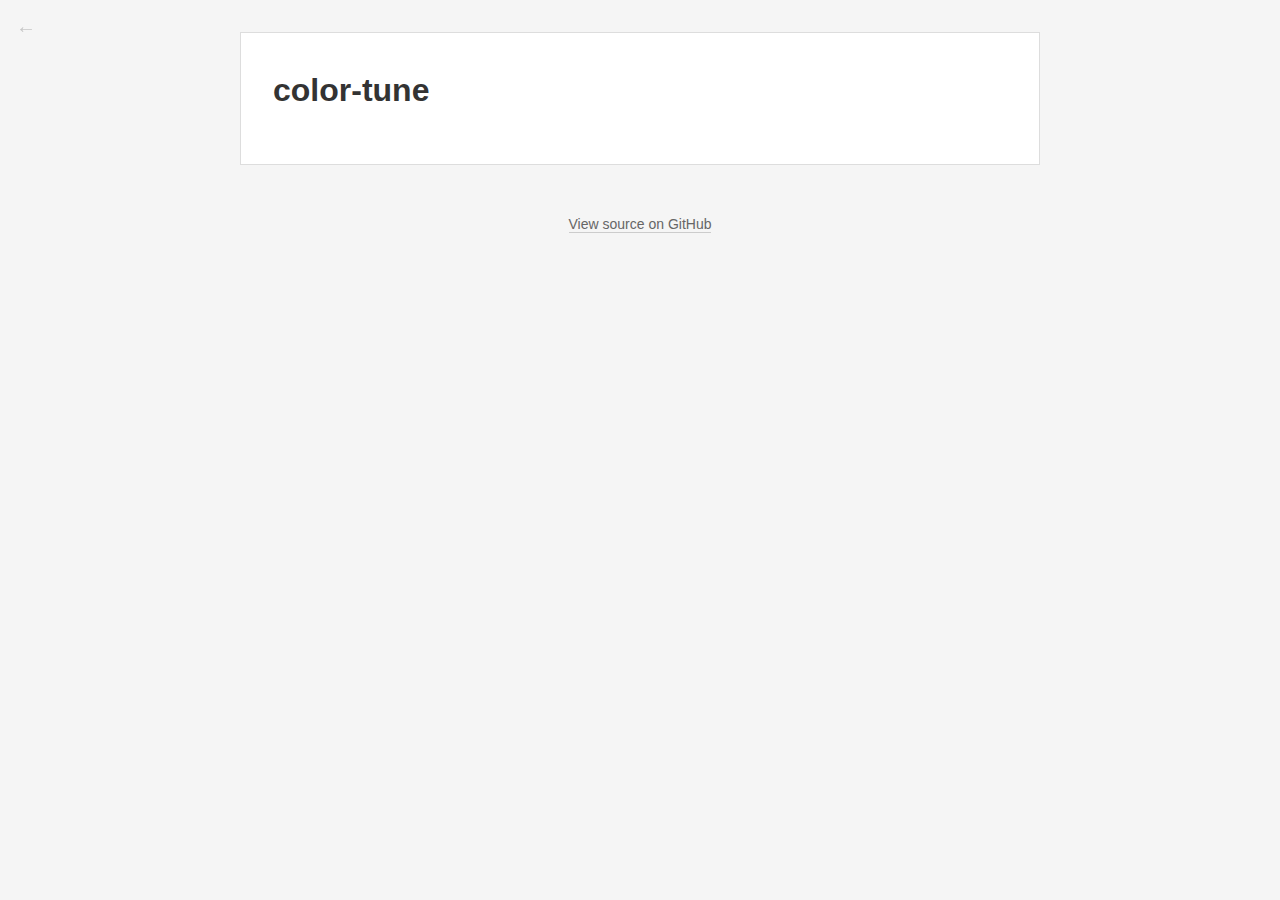
<file: color-tune/index.html>
<!DOCTYPE html>
<html lang="en">
<head>
    <meta charset="UTF-8">
    <meta name="viewport" content="width=device-width, initial-scale=1.0">
    <title>color-tune</title>
    <link rel="stylesheet" href="style.css">
</head>
<body>
    <a href="../" class="home-link">←</a>
    <main>
        <h1>color-tune</h1>
    </main>
    <footer>
        <a href="https://github.com/charly-vibes/jams/tree/main/color-tune" target="_blank" rel="noopener noreferrer">View source on GitHub</a>
    </footer>
    <script src="script.js"></script>
</body>
</html>
</file>
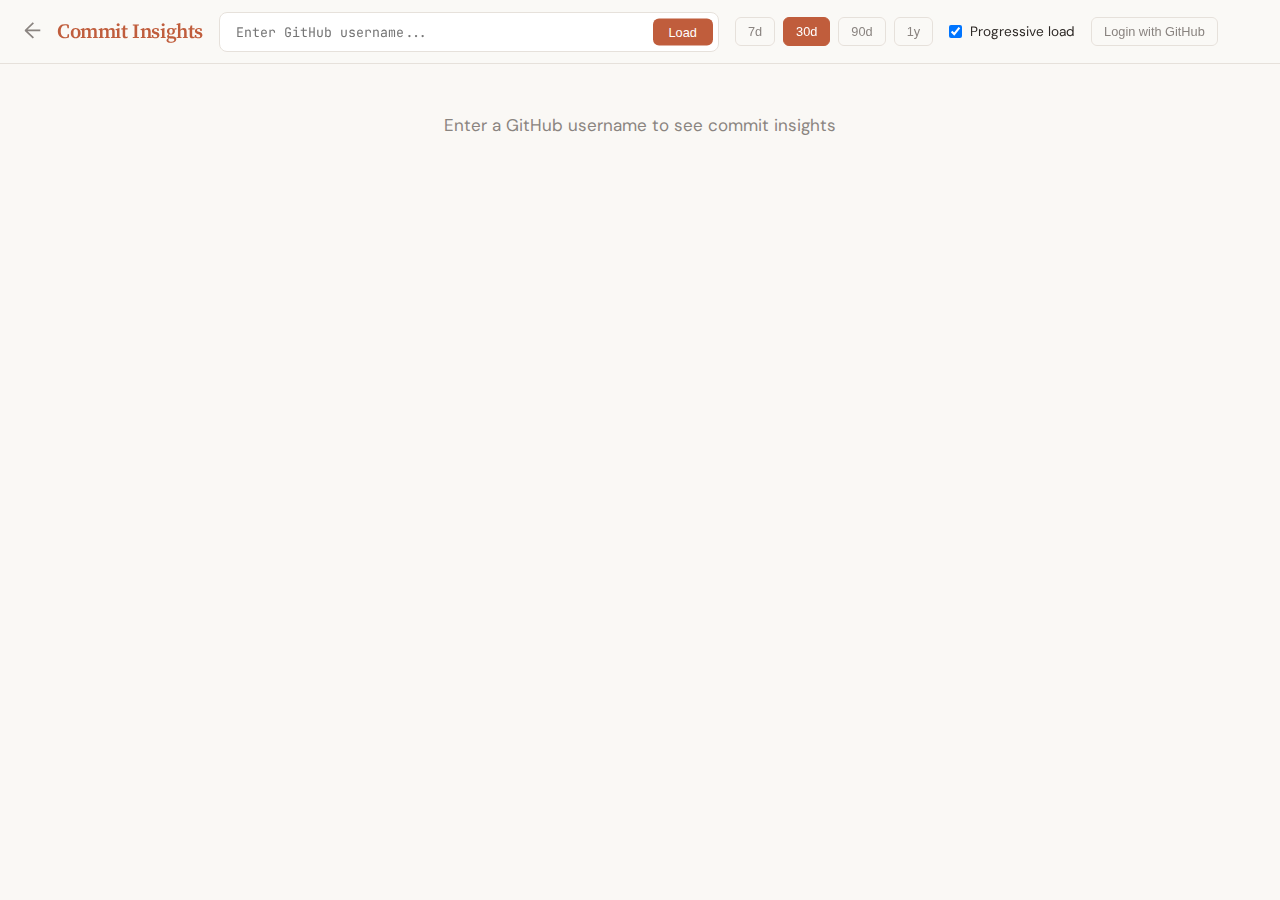
<file: commit-insights/index.html>
<!DOCTYPE html>
<html lang="en">
<head>
<meta charset="UTF-8">
<meta name="viewport" content="width=device-width, initial-scale=1.0">
<title>Commit Insights — GitHub Commit Production Tracker</title>
<link rel="preconnect" href="https://fonts.googleapis.com">
<link href="https://fonts.googleapis.com/css2?family=Source+Serif+4:wght@400;600&family=JetBrains+Mono:wght@400;500&family=DM+Sans:wght@400;500;600&display=swap" rel="stylesheet">
<style>
  :root {
    --bg: #FAF8F5;
    --bg-card: #FFFFFF;
    --text: #2C2825;
    --text-muted: #8A8480;
    --text-light: #B0AAA4;
    --accent: #C05D3C;
    --accent-hover: #A84E31;
    --accent-bg: #FDF0EC;
    --border: #E6E1DB;
    --shadow-sm: 0 1px 3px rgba(44,40,37,.06);
    --shadow-md: 0 4px 16px rgba(44,40,37,.08);
    --header-bg: rgba(250,248,245,.92);
    --radius: 10px;
    --header-h: 64px;
    --success: #2D7A3E;
    --warning: #D97706;
  }

  [data-theme="dark"] {
    --bg: #1A1816;
    --bg-card: #2A2724;
    --text: #E8E4DF;
    --text-muted: #9A9590;
    --text-light: #6A6560;
    --accent: #E07A5A;
    --accent-hover: #F08B6B;
    --accent-bg: rgba(224,122,90,.12);
    --border: #3A3632;
    --shadow-sm: 0 1px 3px rgba(0,0,0,.2);
    --shadow-md: 0 4px 16px rgba(0,0,0,.3);
    --header-bg: rgba(26,24,22,.92);
    --success: #4ADE80;
    --warning: #FBBF24;
  }

  * { margin: 0; padding: 0; box-sizing: border-box; }

  html { font-size: 17px; }

  body {
    font-family: 'DM Sans', sans-serif;
    background: var(--bg);
    color: var(--text);
    line-height: 1.6;
    min-height: 100vh;
  }

  /* HEADER */
  .header {
    position: fixed; top: 0; left: 0; right: 0;
    height: var(--header-h);
    background: var(--header-bg);
    backdrop-filter: blur(12px);
    border-bottom: 1px solid var(--border);
    display: flex; align-items: center;
    padding: 0 24px;
    z-index: 100;
    gap: 16px;
  }

  .home-link {
    color: var(--text-muted);
    text-decoration: none;
    font-size: 1.3rem;
    transition: color .15s;
    line-height: 1;
  }
  .home-link:hover { color: var(--accent); }

  .logo {
    font-family: 'Source Serif 4', serif;
    font-weight: 600; font-size: 1.2rem;
    color: var(--accent);
    letter-spacing: -.02em;
  }

  .user-input-wrap {
    flex: 1; max-width: 500px;
    position: relative;
  }
  .user-input-wrap input {
    width: 100%;
    padding: 10px 90px 10px 16px;
    border: 1.5px solid var(--border);
    border-radius: 8px;
    font-family: 'JetBrains Mono', monospace;
    font-size: .78rem;
    background: var(--bg-card);
    color: var(--text);
    transition: border-color .15s;
  }
  .user-input-wrap input:focus {
    outline: none;
    border-color: var(--accent);
  }
  .user-input-wrap button {
    position: absolute;
    right: 6px; top: 50%;
    transform: translateY(-50%);
    padding: 6px 16px;
    background: var(--accent);
    color: white;
    border: none;
    border-radius: 6px;
    font-size: .75rem;
    font-weight: 500;
    cursor: pointer;
    transition: background .15s;
  }
  .user-input-wrap button:hover {
    background: var(--accent-hover);
  }
  .user-input-wrap button:disabled {
    opacity: .5;
    cursor: not-allowed;
  }

  .time-range {
    display: flex;
    gap: 8px;
  }
  .time-range button {
    padding: 6px 12px;
    background: transparent;
    color: var(--text-muted);
    border: 1px solid var(--border);
    border-radius: 6px;
    font-size: .75rem;
    cursor: pointer;
    transition: all .15s;
  }
  .time-range button:hover {
    background: var(--accent-bg);
    color: var(--accent);
    border-color: var(--accent);
  }
  .time-range button.active {
    background: var(--accent);
    color: white;
    border-color: var(--accent);
  }

  /* MAIN CONTENT */
  .container {
    padding-top: var(--header-h);
    max-width: 1400px;
    margin: 0 auto;
    padding-left: 24px;
    padding-right: 24px;
    padding-bottom: 48px;
  }

  .user-card {
    margin: 20px 0;
    padding: 16px 18px;
    background: var(--bg-card);
    border: 1px solid var(--border);
    border-radius: var(--radius);
    box-shadow: var(--shadow-sm);
    display: flex;
    align-items: center;
    gap: 16px;
  }

  .user-avatar {
    width: 64px;
    height: 64px;
    border-radius: 50%;
    border: 2px solid var(--border);
  }

  .user-info h2 {
    font-family: 'Source Serif 4', serif;
    font-size: 1.3rem;
    margin-bottom: 4px;
  }

  .user-stats {
    display: flex;
    gap: 20px;
    margin-top: 8px;
    font-size: .8rem;
  }

  .user-stat {
    color: var(--text-muted);
  }

  .user-stat strong {
    color: var(--accent);
    font-weight: 600;
  }

  .stats-grid {
    display: grid;
    grid-template-columns: repeat(auto-fit, minmax(200px, 1fr));
    gap: 16px;
    margin: 24px 0;
  }

  .stat-card {
    padding: 14px 16px;
    background: var(--bg-card);
    border: 1px solid var(--border);
    border-radius: var(--radius);
    box-shadow: var(--shadow-sm);
  }

  .stat-label {
    font-size: .75rem;
    color: var(--text-muted);
    margin-bottom: 2px;
  }

  .stat-value {
    font-size: 1.5rem;
    font-weight: 600;
    color: var(--accent);
    font-family: 'Source Serif 4', serif;
  }

  .chart-container {
    margin: 16px 0;
    padding: 16px 18px;
    background: var(--bg-card);
    border: 1px solid var(--border);
    border-radius: var(--radius);
    box-shadow: var(--shadow-sm);
  }

  .chart-title {
    font-family: 'Source Serif 4', serif;
    font-size: 1.05rem;
    margin-bottom: 12px;
  }

  .heatmap {
    display: grid;
    gap: 3px;
    margin-top: 16px;
  }

  .heatmap-week {
    display: grid;
    grid-template-columns: repeat(7, 1fr);
    gap: 3px;
  }

  .heatmap-day {
    aspect-ratio: 1;
    border-radius: 2px;
    background: var(--border);
    position: relative;
    cursor: pointer;
    transition: transform .1s;
  }

  .heatmap-day:hover {
    transform: scale(1.1);
    z-index: 10;
  }

  .heatmap-day.level-0 { background: var(--border); }
  .heatmap-day.level-1 { background: #C5E1A5; opacity: .4; }
  .heatmap-day.level-2 { background: #9CCC65; opacity: .6; }
  .heatmap-day.level-3 { background: #7CB342; opacity: .8; }
  .heatmap-day.level-4 { background: #558B2F; opacity: 1; }

  .heatmap-tooltip {
    position: absolute;
    bottom: 100%;
    left: 50%;
    transform: translateX(-50%);
    padding: 6px 10px;
    background: var(--text);
    color: var(--bg);
    border-radius: 4px;
    font-size: .7rem;
    white-space: nowrap;
    pointer-events: none;
    opacity: 0;
    transition: opacity .15s;
    margin-bottom: 4px;
  }

  .heatmap-day:hover .heatmap-tooltip {
    opacity: 1;
  }

  .line-chart {
    height: 200px;
    position: relative;
    margin-top: 20px;
  }

  .line-chart svg {
    width: 100%;
    height: 100%;
  }

  .chart-line {
    fill: none;
    stroke: var(--accent);
    stroke-width: 2;
  }

  .chart-area {
    fill: var(--accent);
    opacity: .1;
  }

  .chart-point {
    fill: var(--accent);
    cursor: pointer;
  }

  .chart-point:hover {
    r: 6;
  }

  .repo-list {
    margin: 24px 0;
  }

  .repo-item {
    padding: 10px 12px;
    background: var(--bg-card);
    border: 1px solid var(--border);
    border-radius: var(--radius);
    margin-bottom: 8px;
    display: flex;
    justify-content: space-between;
    align-items: center;
  }

  .repo-name {
    font-family: 'JetBrains Mono', monospace;
    font-size: .82rem;
    color: var(--accent);
  }

  .repo-count {
    font-size: 1rem;
    font-weight: 600;
    color: var(--text-muted);
  }

  .commit-list {
    margin: 16px 0;
  }

  .commit-item {
    padding: 10px 12px;
    background: var(--bg-card);
    border: 1px solid var(--border);
    border-radius: var(--radius);
    margin-bottom: 8px;
  }

  .commit-header {
    display: flex;
    justify-content: space-between;
    align-items: start;
    margin-bottom: 8px;
  }

  .commit-repo {
    font-family: 'JetBrains Mono', monospace;
    font-size: .75rem;
    color: var(--accent);
  }

  .commit-date {
    font-size: .75rem;
    color: var(--text-muted);
  }

  .commit-message {
    font-size: .9rem;
    line-height: 1.5;
  }

  .empty-state {
    text-align: center;
    padding: 48px 24px;
    color: var(--text-muted);
  }

  .error-message {
    padding: 16px;
    background: #FEE2E2;
    border: 1px solid #FCA5A5;
    border-radius: var(--radius);
    color: #991B1B;
    margin: 24px 0;
  }

  [data-theme="dark"] .error-message {
    background: rgba(220, 38, 38, .1);
    border-color: rgba(220, 38, 38, .3);
    color: #FCA5A5;
  }

  .rate-limit-warning {
    padding: 12px 16px;
    background: #FEF3C7;
    border: 1px solid #FCD34D;
    border-radius: var(--radius);
    color: #92400E;
    font-size: .85rem;
    margin: 16px 0;
  }

  [data-theme="dark"] .rate-limit-warning {
    background: rgba(245, 158, 11, .1);
    border-color: rgba(245, 158, 11, .3);
    color: #FCD34D;
  }

  .auth-section {
    position: relative;
    display: flex;
    align-items: center;
  }

  .auth-btn {
    padding: 6px 12px;
    background: transparent;
    color: var(--text-muted);
    border: 1px solid var(--border);
    border-radius: 6px;
    font-size: .75rem;
    cursor: pointer;
    transition: all .15s;
    white-space: nowrap;
  }
  .auth-btn:hover {
    background: var(--accent-bg);
    color: var(--accent);
    border-color: var(--accent);
  }
  .auth-btn.connected {
    color: var(--success);
    border-color: var(--success);
  }

  .auth-panel {
    position: absolute;
    top: calc(100% + 8px);
    right: 0;
    background: var(--bg-card);
    border: 1px solid var(--border);
    border-radius: var(--radius);
    box-shadow: var(--shadow-md);
    padding: 14px;
    width: 300px;
    z-index: 200;
    display: none;
  }
  .auth-panel.open { display: block; }

  .auth-panel p {
    font-size: .78rem;
    color: var(--text-muted);
    line-height: 1.5;
    margin-bottom: 10px;
  }
  .auth-panel a { color: var(--accent); }

  .auth-section-label {
    font-size: .68rem;
    font-weight: 600;
    color: var(--text-light);
    text-transform: uppercase;
    letter-spacing: .06em;
    margin-bottom: 6px;
  }

  .auth-field-label {
    font-size: .72rem;
    color: var(--text-muted);
    display: block;
    margin-bottom: 4px;
  }

  .auth-row {
    display: flex;
    gap: 6px;
    margin-bottom: 8px;
  }

  .auth-input {
    flex: 1;
    padding: 6px 8px;
    border: 1.5px solid var(--border);
    border-radius: 6px;
    font-family: 'JetBrains Mono', monospace;
    font-size: .72rem;
    background: var(--bg);
    color: var(--text);
    min-width: 0;
  }
  .auth-input:focus {
    outline: none;
    border-color: var(--accent);
  }

  .auth-save-btn {
    padding: 6px 10px;
    border: 1.5px solid var(--border);
    border-radius: 6px;
    background: transparent;
    color: var(--success);
    font-size: .82rem;
    cursor: pointer;
    transition: all .15s;
    flex-shrink: 0;
  }
  .auth-save-btn:hover {
    background: var(--accent-bg);
    border-color: var(--accent);
  }

  .auth-divider {
    display: flex;
    align-items: center;
    gap: 8px;
    font-size: .72rem;
    color: var(--text-light);
    margin: 12px 0;
  }
  .auth-divider::before,
  .auth-divider::after {
    content: '';
    flex: 1;
    height: 1px;
    background: var(--border);
  }

  .device-code {
    font-family: 'JetBrains Mono', monospace;
    font-size: 1.5rem;
    font-weight: 500;
    letter-spacing: .2em;
    text-align: center;
    color: var(--accent);
    padding: 10px;
    border: 2px dashed var(--border);
    border-radius: 8px;
    margin: 8px 0 10px;
    cursor: pointer;
    user-select: all;
  }
  .device-code:hover { border-color: var(--accent); }

  .auth-waiting {
    display: flex;
    align-items: center;
    gap: 8px;
    font-size: .78rem;
    color: var(--text-muted);
    margin-top: 8px;
  }

  @keyframes spin { to { transform: rotate(360deg); } }
  .spinner {
    width: 13px; height: 13px;
    border: 2px solid var(--border);
    border-top-color: var(--accent);
    border-radius: 50%;
    animation: spin .8s linear infinite;
    flex-shrink: 0;
  }

  .auth-panel-btn {
    width: 100%;
    padding: 7px;
    border-radius: 6px;
    font-size: .75rem;
    cursor: pointer;
    border: 1px solid var(--border);
    background: var(--accent);
    color: white;
    transition: background .15s;
    margin-top: 4px;
  }
  .auth-panel-btn:hover { background: var(--accent-hover); }
  .auth-panel-btn.secondary {
    background: transparent;
    color: var(--text-muted);
    margin-top: 8px;
  }
  .auth-panel-btn.secondary:hover {
    background: var(--accent-bg);
    color: var(--accent);
    border-color: var(--accent);
  }

  .loading {
    text-align: center;
    padding: 48px 24px;
    color: var(--text-muted);
  }

  @media (max-width: 768px) {
    .header {
      flex-wrap: wrap;
      height: auto;
      padding: 12px;
    }
    .user-input-wrap {
      max-width: 100%;
    }
    .time-range {
      flex-wrap: wrap;
    }
    .stats-grid {
      grid-template-columns: 1fr;
    }
  }
</style>
</head>
<body>
  <div class="header">
    <a href="../" class="home-link">←</a>
    <div class="logo">Commit Insights</div>
    <div class="user-input-wrap">
      <input type="text" id="usernameInput" placeholder="Enter GitHub username..." />
      <button id="loadBtn">Load</button>
    </div>
    <div class="time-range">
      <button data-days="7">7d</button>
      <button data-days="30" class="active">30d</button>
      <button data-days="90">90d</button>
      <button data-days="365">1y</button>
    </div>
    <label style="display: flex; align-items: center; gap: 8px; font-size: .8rem; cursor: pointer; user-select: none;">
      <input type="checkbox" id="dynamicLoadToggle" checked style="cursor: pointer;">
      <span>Progressive load</span>
    </label>
    <div class="auth-section">
      <button class="auth-btn" id="authBtn">Login with GitHub</button>
      <div class="auth-panel" id="authPanel"></div>
    </div>
  </div>

  <div class="container">
    <div id="content">
      <div class="empty-state">
        <p>Enter a GitHub username to see commit insights</p>
      </div>
    </div>
  </div>

<script>
// Dark mode detection
if (window.matchMedia?.('(prefers-color-scheme: dark)').matches) {
  document.documentElement.setAttribute('data-theme', 'dark');
}

// Auth
const CLIENT_ID = 'Ov23li9bvIsJoUGnF8zv';
let token = localStorage.getItem('github_token') || '';
let authUser = JSON.parse(localStorage.getItem('github_auth_user') || 'null');
let pollTimer = null;

function getHeaders() {
  const h = {};
  if (token) h['Authorization'] = `token ${token}`;
  return h;
}

// State
let username = '';
let events = [];
let commits = [];
let timeRangeDays = 30;
let userData = null;
let isDynamicLoad = true;

// DOM elements
const usernameInput = document.getElementById('usernameInput');
const loadBtn = document.getElementById('loadBtn');
const content = document.getElementById('content');
const timeRangeBtns = document.querySelectorAll('.time-range button');
const dynamicLoadToggle = document.getElementById('dynamicLoadToggle');

// Initialize from URL
const params = new URLSearchParams(window.location.search);
const urlUsername = params.get('user');
if (urlUsername) {
  usernameInput.value = urlUsername;
  loadUser(urlUsername);
}

// Event listeners
loadBtn.addEventListener('click', () => {
  const user = usernameInput.value.trim();
  if (user) loadUser(user);
});

usernameInput.addEventListener('keypress', (e) => {
  if (e.key === 'Enter') {
    const user = usernameInput.value.trim();
    if (user) loadUser(user);
  }
});

timeRangeBtns.forEach(btn => {
  btn.addEventListener('click', () => {
    timeRangeBtns.forEach(b => b.classList.remove('active'));
    btn.classList.add('active');
    timeRangeDays = parseInt(btn.dataset.days);
    if (commits.length > 0) renderDashboard();
  });
});

dynamicLoadToggle.addEventListener('change', (e) => {
  isDynamicLoad = e.target.checked;
});

// Load user data
async function loadUser(user) {
  username = user;
  updateURL();

  content.innerHTML = '<div class="loading">Loading commit data... (this may take a moment)</div>';
  loadBtn.disabled = true;

  try {
    // Fetch user profile
    const userRes = await fetch(`https://api.github.com/users/${username}`, { headers: getHeaders() });

    // Check rate limit
    const rateLimit = userRes.headers.get('X-RateLimit-Remaining');
    const rateLimitReset = userRes.headers.get('X-RateLimit-Reset');
    console.log(`Rate limit remaining: ${rateLimit}`);

    if (userRes.status === 403) {
      const resetTime = new Date(rateLimitReset * 1000);
      throw new Error(`Rate limit exceeded. Resets at ${resetTime.toLocaleTimeString()}`);
    }

    if (!userRes.ok) throw new Error('User not found');
    userData = await userRes.json();

    // Fetch events (paginated, up to 10 pages = ~300 events)
    events = [];
    for (let page = 1; page <= 10; page++) {
      const eventsRes = await fetch(`https://api.github.com/users/${username}/events/public?per_page=30&page=${page}`, { headers: getHeaders() });
      if (!eventsRes.ok) {
        console.error(`Failed to fetch page ${page}:`, eventsRes.status);
        break;
      }
      const pageEvents = await eventsRes.json();
      console.log(`Fetched page ${page}: ${pageEvents.length} events`);
      if (pageEvents.length === 0) break;
      events.push(...pageEvents);
    }
    console.log(`Total events fetched: ${events.length}`);

    // Extract commits from push events (with progressive rendering if enabled)
    if (isDynamicLoad) {
      commits = [];
      renderDashboard(); // Render empty dashboard first
      commits = await extractCommitsWithProgressiveUpdate(events);
    } else {
      commits = await extractCommitsFromPushEvents(events);
      renderDashboard();
    }

    console.log(`Total events: ${events.length}, Push events: ${events.filter(e => e.type === 'PushEvent').length}, Commits extracted: ${commits.length}`);

  } catch (error) {
    let errorHtml = `<div class="error-message">Error: ${error.message}</div>`;

    if (error.message.includes('Rate limit')) {
      errorHtml += `
        <div class="rate-limit-warning">
          <strong>GitHub API Rate Limit Exceeded</strong><br>
          You've made too many requests. The limit is 60 requests/hour for unauthenticated access.<br>
          <br>
          <strong>Solutions:</strong>
          <ul style="margin: 8px 0 0 20px;">
            <li><strong>Login with GitHub</strong> (top-right) to raise the limit to 5,000 req/hr</li>
            <li>Wait for the reset time mentioned above</li>
            <li>Use a different IP address or network</li>
          </ul>
        </div>
      `;
    }

    content.innerHTML = errorHtml;
  } finally {
    loadBtn.disabled = false;
  }
}

// Progressive commit extraction with live updates
async function extractCommitsWithProgressiveUpdate(events) {
  const pushEvents = events.filter(e => e.type === 'PushEvent');
  console.log(`Processing ${pushEvents.length} push events progressively...`);

  const limitedEvents = pushEvents.slice(0, 100);
  const batchSize = 5; // Process 5 events at a time

  for (let i = 0; i < limitedEvents.length; i += batchSize) {
    const batch = limitedEvents.slice(i, i + batchSize);

    await Promise.all(batch.map(async (event) => {
      const { head, before, ref, size } = event.payload;
      const repo = event.repo.name;

      if (!head) return;

      try {
        if (before) {
          const compareUrl = `https://api.github.com/repos/${repo}/compare/${before}...${head}`;
          const res = await fetch(compareUrl, { headers: getHeaders() });

          if (res.ok) {
            const data = await res.json();
            if (data.commits && data.commits.length > 0) {
              console.log(`✓ Found ${data.commits.length} commits in ${repo}`);
              data.commits.forEach(commit => {
                commits.push({
                  sha: commit.sha,
                  message: commit.commit.message,
                  date: new Date(commit.commit.author.date),
                  repo: repo,
                  url: commit.html_url,
                  author: commit.commit.author.name
                });
              });
              return;
            }
          } else if (res.status === 403 || res.status === 404) {
            console.log(`⚠ Private repo ${repo}, using fallback`);
          }
        }

        // Fallback
        const commitCount = size || 1;
        const branch = ref ? ref.replace('refs/heads/', '') : 'main';
        commits.push({
          sha: head.substring(0, 7),
          message: `Push to ${branch} (${commitCount} commit${commitCount !== 1 ? 's' : ''})`,
          date: new Date(event.created_at),
          repo: repo,
          url: `https://github.com/${repo}/commit/${head}`,
          author: event.actor.login,
          synthetic: true
        });
      } catch (error) {
        console.warn(`Error processing ${repo}:`, error);
      }
    }));

    // Update dashboard after each batch
    commits.sort((a, b) => b.date - a.date);
    renderDashboard();
  }

  console.log(`Extracted ${commits.length} total commits`);
  return commits;
}

// Extract commits from push events using Compare API (with fallback for private repos)
async function extractCommitsFromPushEvents(events) {
  const commitList = [];
  const pushEvents = events.filter(e => e.type === 'PushEvent');

  console.log(`Processing ${pushEvents.length} push events...`);

  // Limit to avoid too many API calls (use first 100 push events)
  const limitedEvents = pushEvents.slice(0, 100);

  for (const event of limitedEvents) {
    const { head, before, ref, size } = event.payload;
    const repo = event.repo.name;

    if (!head) continue;

    try {
      // Try to fetch commits using Compare API (works for public repos)
      if (before) {
        const compareUrl = `https://api.github.com/repos/${repo}/compare/${before}...${head}`;
        const res = await fetch(compareUrl);

        if (res.ok) {
          const data = await res.json();

          if (data.commits && data.commits.length > 0) {
            console.log(`✓ Found ${data.commits.length} commits in ${repo}`);
            data.commits.forEach(commit => {
              commitList.push({
                sha: commit.sha,
                message: commit.commit.message,
                date: new Date(commit.commit.author.date),
                repo: repo,
                url: commit.html_url,
                author: commit.commit.author.name
              });
            });
            continue; // Successfully got commits, move to next event
          }
        } else if (res.status === 403 || res.status === 404) {
          // Private repo or not accessible - fall back to creating synthetic commit
          console.log(`⚠ Private repo ${repo}, using fallback`);
        }
      }

      // Fallback: Create a synthetic commit from the push event
      // This happens for private repos or when Compare API fails
      const commitCount = size || 1; // Use size from payload if available
      const branch = ref ? ref.replace('refs/heads/', '') : 'main';

      commitList.push({
        sha: head.substring(0, 7),
        message: `Push to ${branch} (${commitCount} commit${commitCount !== 1 ? 's' : ''})`,
        date: new Date(event.created_at),
        repo: repo,
        url: `https://github.com/${repo}/commit/${head}`,
        author: event.actor.login,
        synthetic: true // Mark as synthetic
      });

    } catch (error) {
      console.warn(`Error processing ${repo}:`, error);
    }
  }

  console.log(`Extracted ${commitList.length} total commits`);
  return commitList.sort((a, b) => b.date - a.date);
}

// Calculate statistics
function calculateStats(commits, days) {
  const now = new Date();
  const cutoff = new Date(now - days * 24 * 60 * 60 * 1000);
  const filtered = commits.filter(c => c.date >= cutoff);

  // Daily commits
  const dailyMap = new Map();
  filtered.forEach(commit => {
    const day = commit.date.toISOString().split('T')[0];
    dailyMap.set(day, (dailyMap.get(day) || 0) + 1);
  });

  // Repository breakdown
  const repoMap = new Map();
  filtered.forEach(commit => {
    repoMap.set(commit.repo, (repoMap.get(commit.repo) || 0) + 1);
  });

  // Streaks
  const sortedDays = Array.from(dailyMap.keys()).sort();
  let currentStreak = 0;
  let longestStreak = 0;
  let tempStreak = 0;

  const today = new Date().toISOString().split('T')[0];
  let checkDate = new Date();

  // Current streak (working backwards from today)
  for (let i = 0; i < days; i++) {
    const day = checkDate.toISOString().split('T')[0];
    if (dailyMap.has(day)) {
      currentStreak++;
    } else if (i > 0) {
      break;
    }
    checkDate.setDate(checkDate.getDate() - 1);
  }

  // Longest streak
  for (let i = 0; i < sortedDays.length; i++) {
    if (i === 0) {
      tempStreak = 1;
    } else {
      const prevDate = new Date(sortedDays[i - 1]);
      const currDate = new Date(sortedDays[i]);
      const diffDays = Math.floor((currDate - prevDate) / (1000 * 60 * 60 * 24));

      if (diffDays === 1) {
        tempStreak++;
      } else {
        longestStreak = Math.max(longestStreak, tempStreak);
        tempStreak = 1;
      }
    }
  }
  longestStreak = Math.max(longestStreak, tempStreak);

  // Most active day
  let maxCommits = 0;
  let mostActiveDay = '';
  dailyMap.forEach((count, day) => {
    if (count > maxCommits) {
      maxCommits = count;
      mostActiveDay = day;
    }
  });

  return {
    total: filtered.length,
    dailyMap,
    repoMap,
    currentStreak,
    longestStreak,
    mostActiveDay,
    avgPerDay: (filtered.length / days).toFixed(1),
    topRepos: Array.from(repoMap.entries())
      .sort((a, b) => b[1] - a[1])
      .slice(0, 10)
  };
}

// Render dashboard
function renderDashboard() {
  const stats = calculateStats(commits, timeRangeDays);

  const pushEvents = events.filter(e => e.type === 'PushEvent').length;

  content.innerHTML = `
    <div class="user-card">
      <img src="${userData.avatar_url}" alt="${userData.name || userData.login}" class="user-avatar" />
      <div class="user-info">
        <h2>${userData.name || userData.login}</h2>
        <div class="user-stats">
          <span class="user-stat"><strong>${userData.public_repos}</strong> repos</span>
          <span class="user-stat"><strong>${userData.followers}</strong> followers</span>
          <span class="user-stat"><strong>${userData.following}</strong> following</span>
          <span class="user-stat" style="color: var(--text-light); font-size: 0.75rem;">
            ${events.length} events | ${pushEvents} push events | ${commits.length} commits
          </span>
        </div>
      </div>
    </div>

    <div class="stats-grid">
      <div class="stat-card">
        <div class="stat-label">Total Commits</div>
        <div class="stat-value">${stats.total}</div>
      </div>
      <div class="stat-card">
        <div class="stat-label">Avg/Day</div>
        <div class="stat-value">${stats.avgPerDay}</div>
      </div>
      <div class="stat-card">
        <div class="stat-label">Current Streak</div>
        <div class="stat-value">${stats.currentStreak}d</div>
      </div>
      <div class="stat-card">
        <div class="stat-label">Longest Streak</div>
        <div class="stat-value">${stats.longestStreak}d</div>
      </div>
    </div>

    <div class="chart-container">
      <div class="chart-title">Activity Heatmap</div>
      <div id="heatmap"></div>
    </div>

    <div class="chart-container">
      <div class="chart-title">Commits Over Time</div>
      <div id="lineChart"></div>
    </div>

    <div class="chart-container">
      <div class="chart-title">Top Repositories</div>
      <div id="repoList"></div>
    </div>

    <div class="chart-container">
      <div class="chart-title">Recent Commits</div>
      <div id="commitList"></div>
    </div>
  `;

  renderHeatmap(stats.dailyMap);
  renderLineChart(stats.dailyMap);
  renderRepoList(stats.topRepos);
  renderCommitList(commits.slice(0, 20));
}

// Render heatmap
function renderHeatmap(dailyMap) {
  const heatmap = document.getElementById('heatmap');
  const now = new Date();
  const weeks = [];

  // Generate last 12 weeks
  for (let w = 11; w >= 0; w--) {
    const week = [];
    for (let d = 6; d >= 0; d--) {
      const date = new Date(now);
      date.setDate(date.getDate() - (w * 7 + d));
      const dateStr = date.toISOString().split('T')[0];
      const count = dailyMap.get(dateStr) || 0;

      let level = 0;
      if (count > 0) level = 1;
      if (count > 2) level = 2;
      if (count > 5) level = 3;
      if (count > 10) level = 4;

      week.unshift({ date: dateStr, count, level });
    }
    weeks.push(week);
  }

  heatmap.className = 'heatmap';
  weeks.forEach(week => {
    const weekDiv = document.createElement('div');
    weekDiv.className = 'heatmap-week';
    week.forEach(day => {
      const dayDiv = document.createElement('div');
      dayDiv.className = `heatmap-day level-${day.level}`;
      dayDiv.innerHTML = `<div class="heatmap-tooltip">${day.date}: ${day.count} commits</div>`;
      weekDiv.appendChild(dayDiv);
    });
    heatmap.appendChild(weekDiv);
  });
}

// Render line chart
function renderLineChart(dailyMap) {
  const lineChart = document.getElementById('lineChart');
  const now = new Date();
  const data = [];

  for (let i = timeRangeDays - 1; i >= 0; i--) {
    const date = new Date(now);
    date.setDate(date.getDate() - i);
    const dateStr = date.toISOString().split('T')[0];
    data.push({
      date: dateStr,
      count: dailyMap.get(dateStr) || 0
    });
  }

  const maxCount = Math.max(...data.map(d => d.count), 1);
  const width = lineChart.offsetWidth || 800;
  const height = 200;
  const padding = 40;

  const xScale = (width - 2 * padding) / (data.length - 1);
  const yScale = (height - 2 * padding) / maxCount;

  let pathD = '';
  let areaD = '';
  let points = '';

  data.forEach((d, i) => {
    const x = padding + i * xScale;
    const y = height - padding - d.count * yScale;

    if (i === 0) {
      pathD = `M ${x} ${y}`;
      areaD = `M ${x} ${height - padding}`;
    } else {
      pathD += ` L ${x} ${y}`;
    }
    areaD += ` L ${x} ${y}`;

    if (d.count > 0) {
      points += `<circle cx="${x}" cy="${y}" r="4" class="chart-point">
        <title>${d.date}: ${d.count} commits</title>
      </circle>`;
    }
  });

  areaD += ` L ${padding + (data.length - 1) * xScale} ${height - padding} Z`;

  lineChart.innerHTML = `
    <svg viewBox="0 0 ${width} ${height}">
      <path d="${areaD}" class="chart-area" />
      <path d="${pathD}" class="chart-line" />
      ${points}
    </svg>
  `;
}

// Render repo list
function renderRepoList(topRepos) {
  const repoList = document.getElementById('repoList');
  if (topRepos.length === 0) {
    repoList.innerHTML = '<div class="empty-state">No repository data</div>';
    return;
  }

  repoList.className = 'repo-list';
  repoList.innerHTML = topRepos.map(([repo, count]) => `
    <div class="repo-item">
      <div class="repo-name">${repo}</div>
      <div class="repo-count">${count}</div>
    </div>
  `).join('');
}

// Render commit list
function renderCommitList(commits) {
  const commitList = document.getElementById('commitList');
  if (commits.length === 0) {
    commitList.innerHTML = '<div class="empty-state">No commits found</div>';
    return;
  }

  commitList.className = 'commit-list';
  commitList.innerHTML = commits.map(commit => `
    <div class="commit-item">
      <div class="commit-header">
        <div class="commit-repo">${commit.repo}</div>
        <div class="commit-date">${formatDate(commit.date)}</div>
      </div>
      <div class="commit-message">${escapeHtml(commit.message.split('\n')[0])}</div>
    </div>
  `).join('');
}

// Helpers
function formatDate(date) {
  const now = new Date();
  const diff = now - date;
  const days = Math.floor(diff / (1000 * 60 * 60 * 24));

  if (days === 0) return 'Today';
  if (days === 1) return 'Yesterday';
  if (days < 7) return `${days} days ago`;
  if (days < 30) return `${Math.floor(days / 7)} weeks ago`;

  return date.toLocaleDateString();
}

function escapeHtml(text) {
  const div = document.createElement('div');
  div.textContent = text;
  return div.innerHTML;
}

function updateURL() {
  const url = new URL(window.location);
  url.searchParams.set('user', username);
  window.history.pushState({}, '', url);
}

// ── Auth / Device Flow + PAT ──────────────────────────────────────────────────

const authBtn = document.getElementById('authBtn');
const authPanel = document.getElementById('authPanel');
let workerUrl = localStorage.getItem('github_worker_url') || 'https://commit-insights-oauth.sasha-hipervinculos.workers.dev';

function renderAuthUI() {
  if (authUser) {
    authBtn.textContent = `● @${authUser.login}`;
    authBtn.classList.add('connected');
    authPanel.innerHTML = `
      <p>Signed in as <strong>${authUser.login}</strong>.<br>Rate limit: 5,000 req/hr.</p>
      <button class="auth-panel-btn secondary" id="logoutBtn">Sign out</button>
    `;
    document.getElementById('logoutBtn').addEventListener('click', logout);
    return;
  }

  authBtn.textContent = 'Login with GitHub';
  authBtn.classList.remove('connected');
  authPanel.innerHTML = `
    <div class="auth-section-label">GitHub OAuth</div>
    <label class="auth-field-label" for="workerUrlInput">Worker URL</label>
    <div class="auth-row">
      <input class="auth-input" id="workerUrlInput" type="url"
        placeholder="https://….workers.dev" value="${escapeHtml(workerUrl)}" />
      <button class="auth-save-btn" id="saveWorkerBtn" title="Save">✓</button>
    </div>
    <button class="auth-panel-btn" id="startAuthBtn" ${!workerUrl ? 'disabled' : ''}>
      Continue with GitHub
    </button>
    <div class="auth-divider">or</div>
    <div class="auth-section-label">Personal Access Token</div>
    <input class="auth-input" id="patInput" type="password" placeholder="ghp_…" />
    <button class="auth-panel-btn" id="savePatBtn" style="margin-top:8px">Save token</button>
    <p style="margin:6px 0 0">
      <a href="https://github.com/settings/tokens/new?scopes=repo,read:user"
         target="_blank" rel="noopener">Create token →</a>
    </p>
  `;

  const workerInput = document.getElementById('workerUrlInput');
  const startAuthBtn = document.getElementById('startAuthBtn');

  workerInput.addEventListener('input', (e) => {
    workerUrl = e.target.value.trim().replace(/\/$/, '');
    startAuthBtn.disabled = !workerUrl;
  });
  document.getElementById('saveWorkerBtn').addEventListener('click', () => {
    workerUrl = workerInput.value.trim().replace(/\/$/, '');
    localStorage.setItem('github_worker_url', workerUrl);
    startAuthBtn.disabled = !workerUrl;
  });
  workerInput.addEventListener('keypress', (e) => {
    if (e.key === 'Enter') document.getElementById('saveWorkerBtn').click();
  });

  startAuthBtn.addEventListener('click', startDeviceFlow);

  document.getElementById('savePatBtn').addEventListener('click', async () => {
    const pat = document.getElementById('patInput').value.trim();
    if (pat) await onTokenReceived(pat);
  });
  document.getElementById('patInput').addEventListener('keypress', (e) => {
    if (e.key === 'Enter') document.getElementById('savePatBtn').click();
  });
}

authBtn.addEventListener('click', (e) => {
  e.stopPropagation();
  authPanel.classList.toggle('open');
  if (authPanel.classList.contains('open')) renderAuthUI();
});

document.addEventListener('click', () => authPanel.classList.remove('open'));
authPanel.addEventListener('click', (e) => e.stopPropagation());

function logout() {
  token = '';
  authUser = null;
  localStorage.removeItem('github_token');
  localStorage.removeItem('github_auth_user');
  authPanel.classList.remove('open');
  renderAuthUI();
}

async function onTokenReceived(newToken) {
  token = newToken;
  localStorage.setItem('github_token', token);
  try {
    const userRes = await fetch('https://api.github.com/user', { headers: getHeaders() });
    if (userRes.ok) {
      authUser = await userRes.json();
      localStorage.setItem('github_auth_user', JSON.stringify(authUser));
    }
  } catch (_) {}
  authPanel.classList.remove('open');
  renderAuthUI();
  if (!usernameInput.value && authUser?.login) {
    usernameInput.value = authUser.login;
  }
}

async function startDeviceFlow() {
  authPanel.innerHTML = `<p style="margin:0">Connecting to GitHub…</p>`;

  try {
    const res = await fetch(`${workerUrl}/device/code`, {
      method: 'POST',
      headers: { 'Accept': 'application/json', 'Content-Type': 'application/json' },
      body: JSON.stringify({ client_id: CLIENT_ID, scope: 'read:user repo' })
    });
    const { device_code, user_code, verification_uri, interval } = await res.json();

    window.open(verification_uri, '_blank');

    authPanel.innerHTML = `
      <p>A tab opened to GitHub. Enter this code there:</p>
      <div class="device-code" id="deviceCode" title="Click to copy">${user_code}</div>
      <div class="auth-waiting">
        <div class="spinner"></div>
        <span>Waiting for authorization…</span>
      </div>
      <button class="auth-panel-btn secondary" id="cancelAuthBtn">Cancel</button>
    `;

    document.getElementById('deviceCode').addEventListener('click', () => {
      navigator.clipboard.writeText(user_code).catch(() => {});
    });
    document.getElementById('cancelAuthBtn').addEventListener('click', () => {
      clearInterval(pollTimer);
      renderAuthUI();
    });

    pollTimer = setInterval(async () => {
      try {
        const pollRes = await fetch(`${workerUrl}/access_token`, {
          method: 'POST',
          headers: { 'Accept': 'application/json', 'Content-Type': 'application/json' },
          body: JSON.stringify({
            client_id: CLIENT_ID,
            device_code,
            grant_type: 'urn:ietf:params:oauth:grant-type:device_code'
          })
        });
        const data = await pollRes.json();

        if (data.access_token) {
          clearInterval(pollTimer);
          await onTokenReceived(data.access_token);
        } else if (data.error === 'access_denied' || data.error === 'expired_token') {
          clearInterval(pollTimer);
          authPanel.innerHTML = `<p style="color:red;margin:0">${data.error_description || data.error}</p>`;
          setTimeout(renderAuthUI, 2500);
        }
        // 'authorization_pending' → keep polling
      } catch (_) { /* network hiccup, keep polling */ }
    }, (interval || 5) * 1000);

  } catch (e) {
    authPanel.innerHTML = `<p style="color:red;margin:0">Failed to connect: ${e.message}</p>`;
    setTimeout(renderAuthUI, 2500);
  }
}

renderAuthUI();
</script>
</body>
</html>
</file>
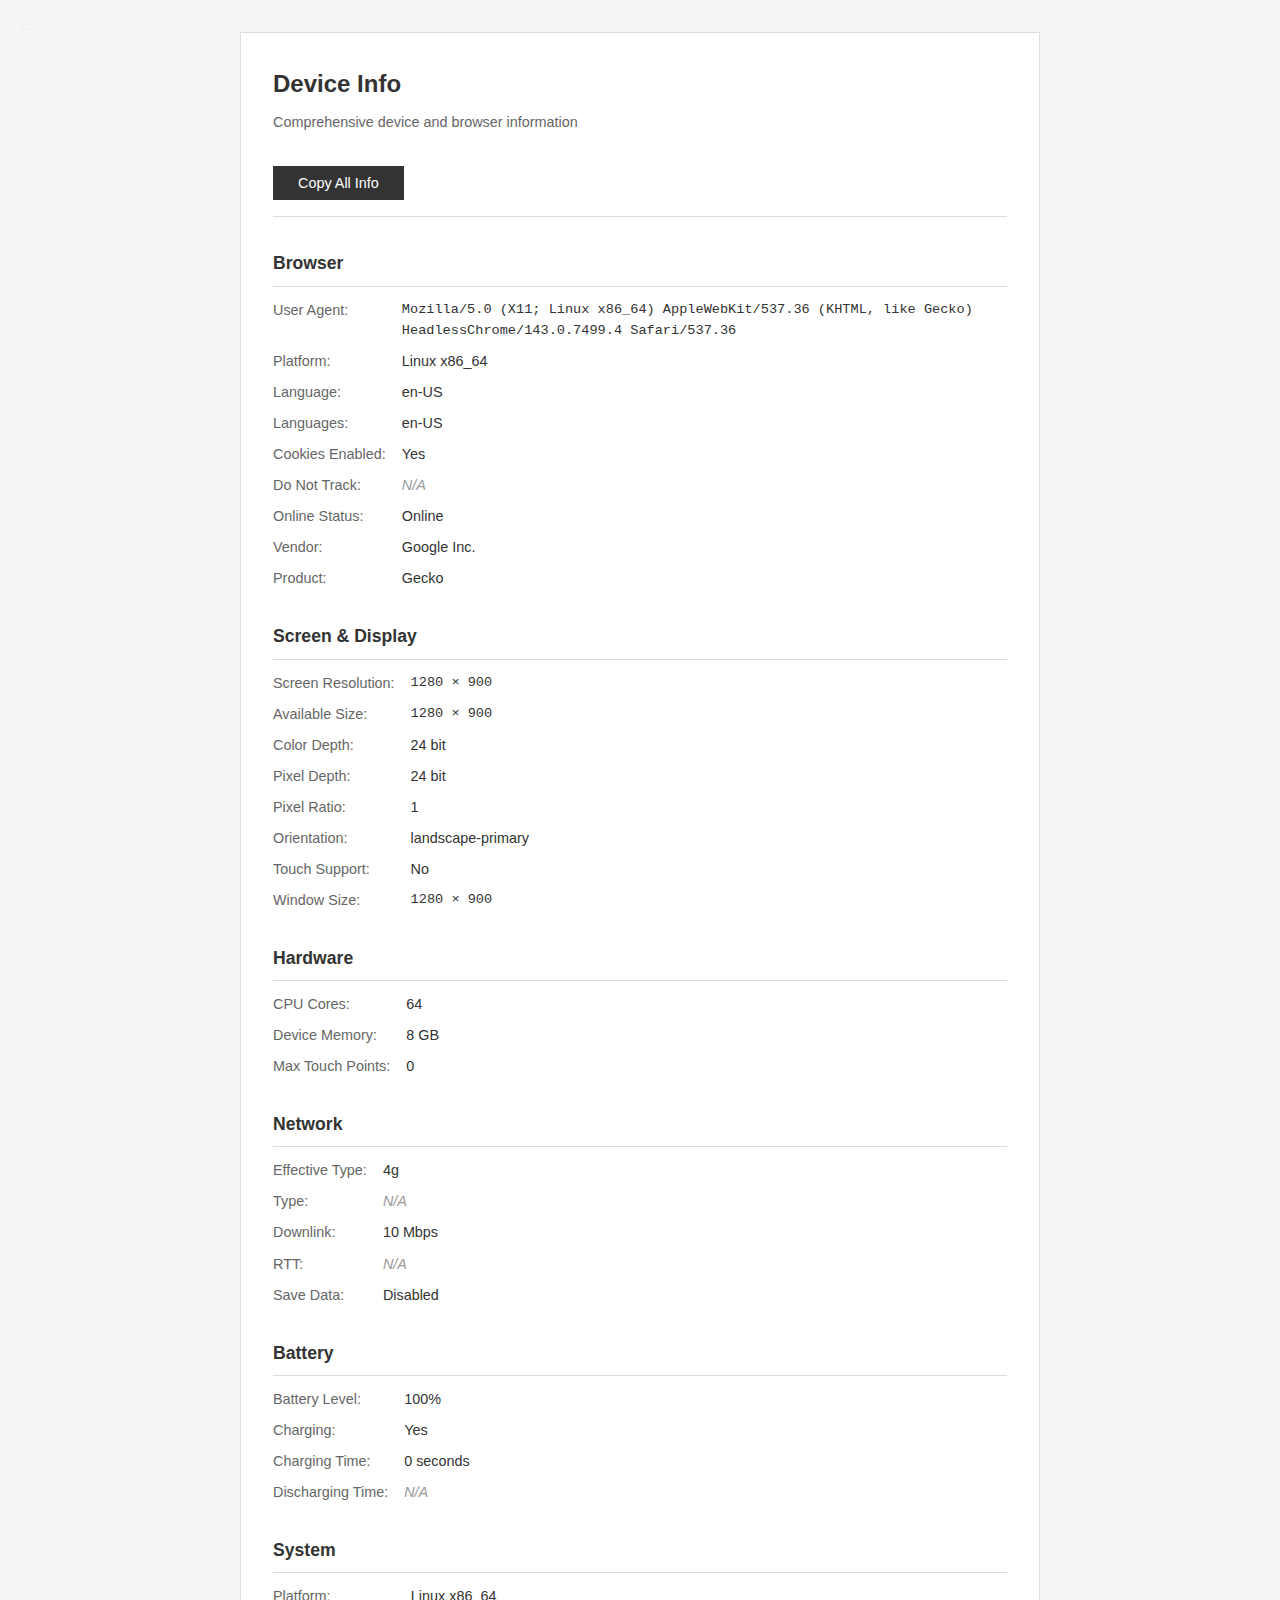
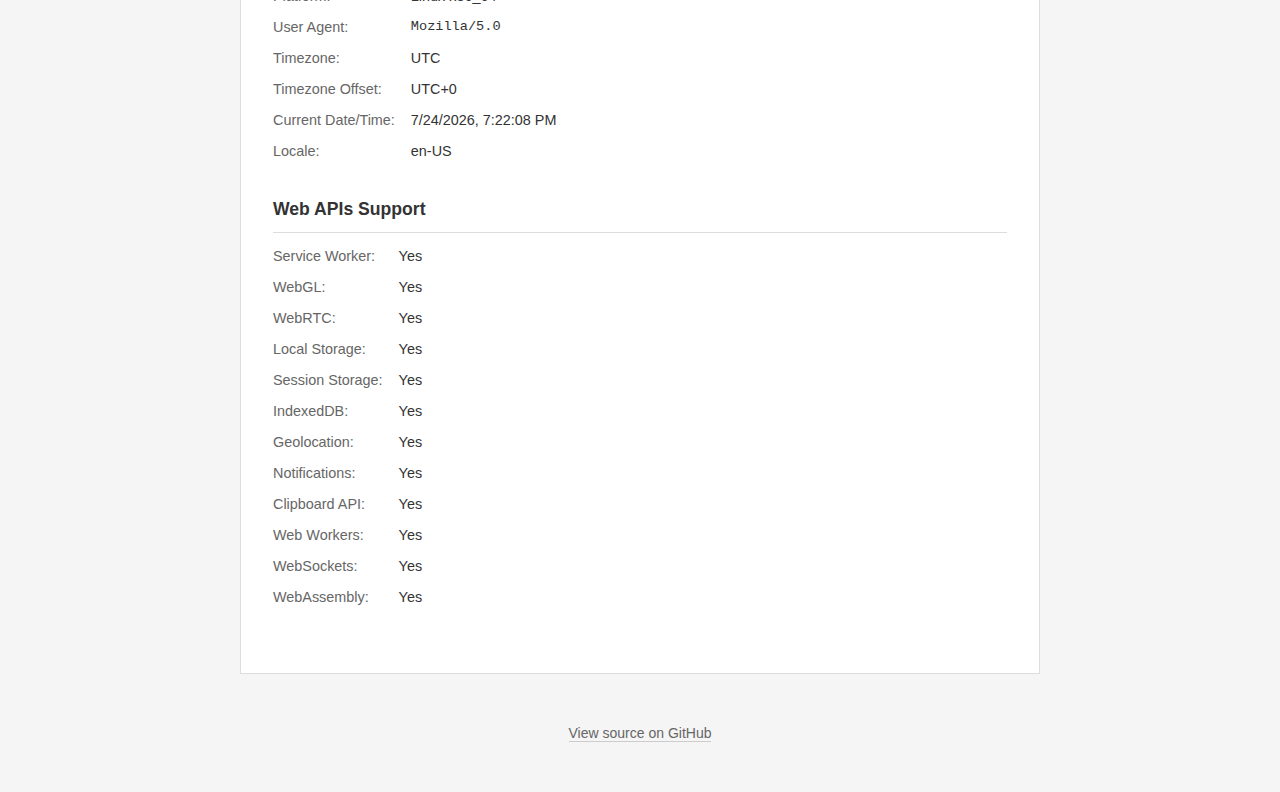
<file: device-info/index.html>
<!DOCTYPE html>
<html lang="en">
<head>
    <meta charset="UTF-8">
    <meta name="viewport" content="width=device-width, initial-scale=1.0">
    <title>Device Info</title>
    <link rel="stylesheet" href="style.css">
</head>
<body>
    <a href="../" class="home-link">←</a>
    <main>
        <h1>Device Info</h1>
        <p class="subtitle">Comprehensive device and browser information</p>

        <div class="actions">
            <button id="copy-all-btn">Copy All Info</button>
            <span id="copy-feedback" class="feedback"></span>
        </div>

        <div id="info-container">
            <p class="loading">Loading device information...</p>
        </div>
    </main>
    <footer>
        <a href="https://github.com/charly-vibes/jams/tree/main/device-info" target="_blank" rel="noopener noreferrer">View source on GitHub</a>
    </footer>
    <script src="script.js"></script>
</body>
</html>
</file>
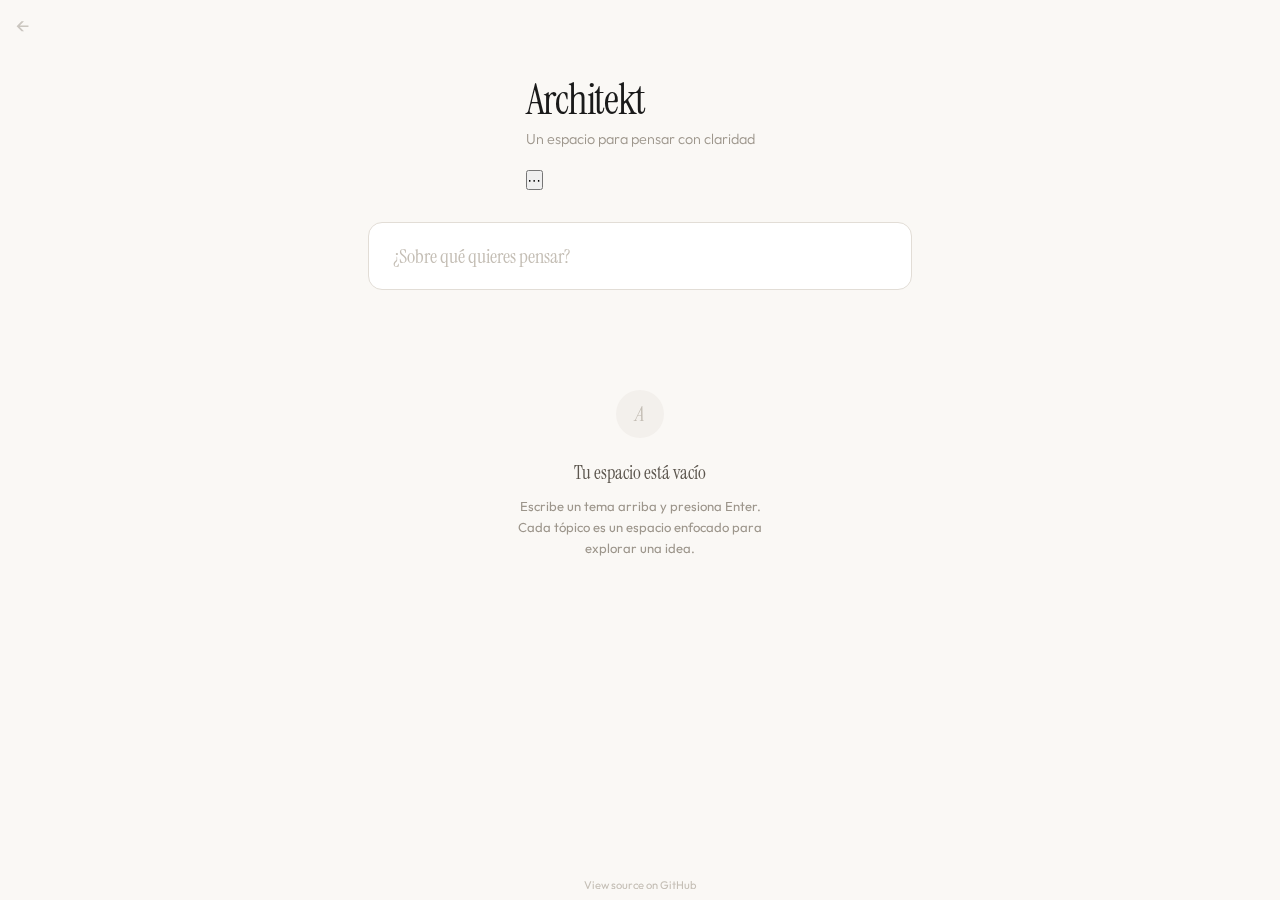
<file: idea-builder/index.html>
<!DOCTYPE html>
<html lang="es">
<head>
    <meta charset="UTF-8">
    <meta name="viewport" content="width=device-width, initial-scale=1.0, user-scalable=no">
    <meta name="theme-color" content="#FAF8F5">
    <meta name="apple-mobile-web-app-capable" content="yes">
    <meta name="apple-mobile-web-app-status-bar-style" content="default">
    <meta name="apple-mobile-web-app-title" content="Architekt">
    <title>Architekt - Idea Builder</title>
    <link href="https://fonts.googleapis.com/css2?family=Instrument+Serif:ital@0;1&family=Geist+Mono:wght@300;400&family=Outfit:wght@300;400;500&display=swap" rel="stylesheet">
    <link rel="stylesheet" href="style.css">
</head>
<body>
<a href="../" class="home-link">&larr;</a>
<div id="app">
  <div class="view active" id="homeView">
    <div class="home-header">
      <div class="home-logo">Architekt</div>
      <div class="home-tagline">Un espacio para pensar con claridad</div>
      <div class="home-actions">
        <button class="overflow-btn" onclick="showOverflow()">⋯</button>
      </div>
    </div>
    <div class="view-scroll">
      <div class="home-body">
        <input type="text" class="new-topic-input" id="newTopic" placeholder="¿Sobre qué quieres pensar?" maxlength="80">
        <div id="tListW"></div>
      </div>
    </div>
  </div>
  <div class="view hidden-right" id="wsView">
    <div class="ws-bar">
      <button class="ws-back" onclick="goHome()">&#8592;</button>
      <div class="ws-title" id="wsTitle"></div>
    </div>
    <div class="view-scroll" id="wsScroll">
      <div class="ws-panel active" id="wp-ideas"><div class="ws-body" id="wIdeas"></div></div>
      <div class="ws-panel" id="wp-explore"><div class="ws-body" id="wExplore"></div></div>
    </div>
    <nav class="tool-nav">
      <button class="tool-btn active" data-tool="ideas">Ideas</button>
      <button class="tool-btn" data-tool="explore">Explorar</button>
    </nav>
  </div>
</div>
<div class="toast" id="toast"></div>
<div class="modal-bg" id="modalBg"><div class="modal-box" id="modalBox"></div></div>
<input type="file" id="impF" accept=".json" style="display:none">
<footer>
    <a href="https://github.com/charly-vibes/jams/tree/main/idea-builder" target="_blank" rel="noopener noreferrer">View source on GitHub</a>
</footer>
<script src="script.js"></script>
</body>
</html>
</file>
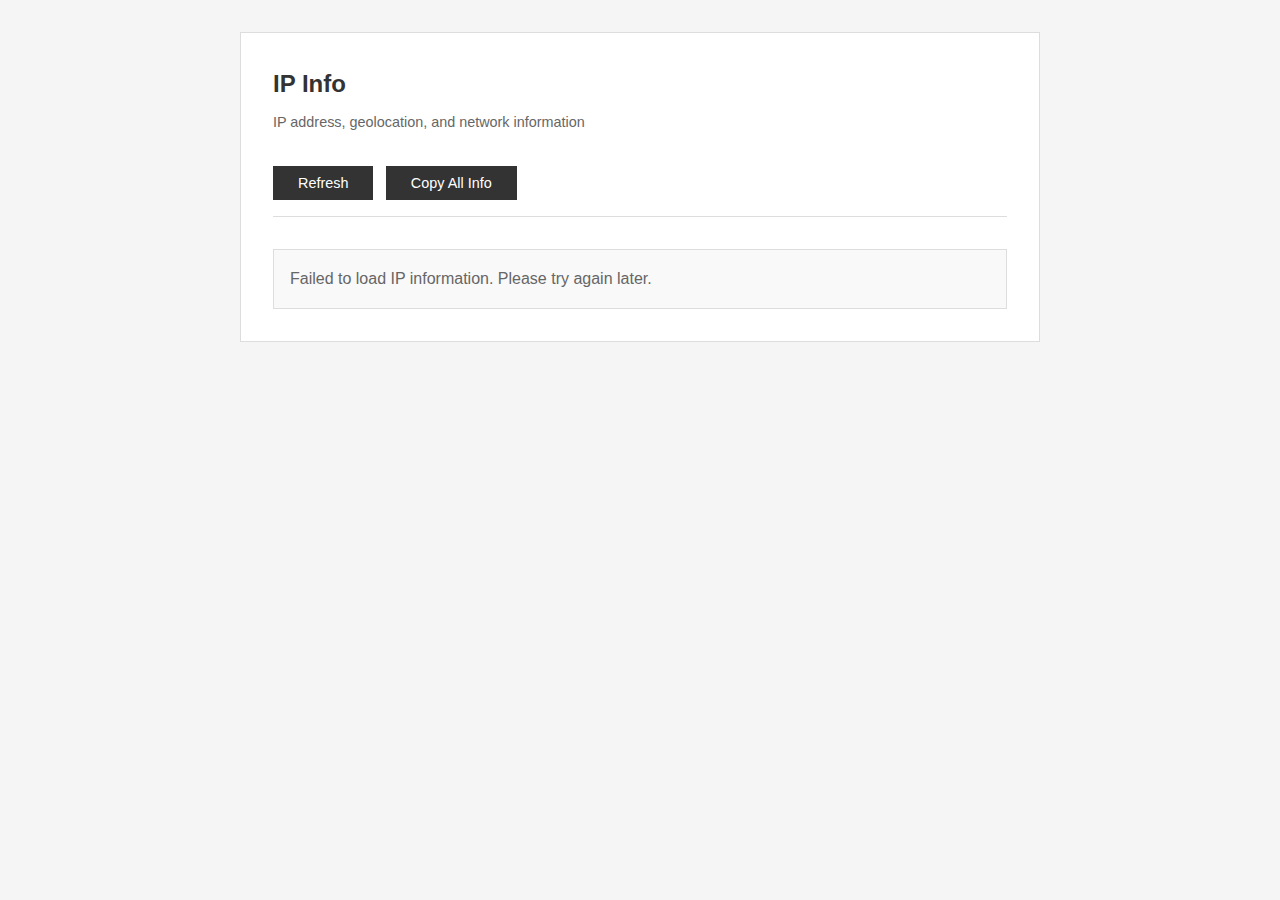
<file: ip-info/index.html>
<!DOCTYPE html>
<html lang="en">
<head>
    <meta charset="UTF-8">
    <meta name="viewport" content="width=device-width, initial-scale=1.0">
    <title>IP Info</title>
    <link rel="stylesheet" href="style.css">
</head>
<body>
    <main>
        <h1>IP Info</h1>
        <p class="subtitle">IP address, geolocation, and network information</p>

        <div class="actions">
            <button id="refresh-btn">Refresh</button>
            <button id="copy-all-btn">Copy All Info</button>
            <span id="copy-feedback" class="feedback"></span>
        </div>

        <div id="info-container">
            <p class="loading">Loading IP information...</p>
        </div>
    </main>
    <script src="script.js"></script>
</body>
</html>
</file>
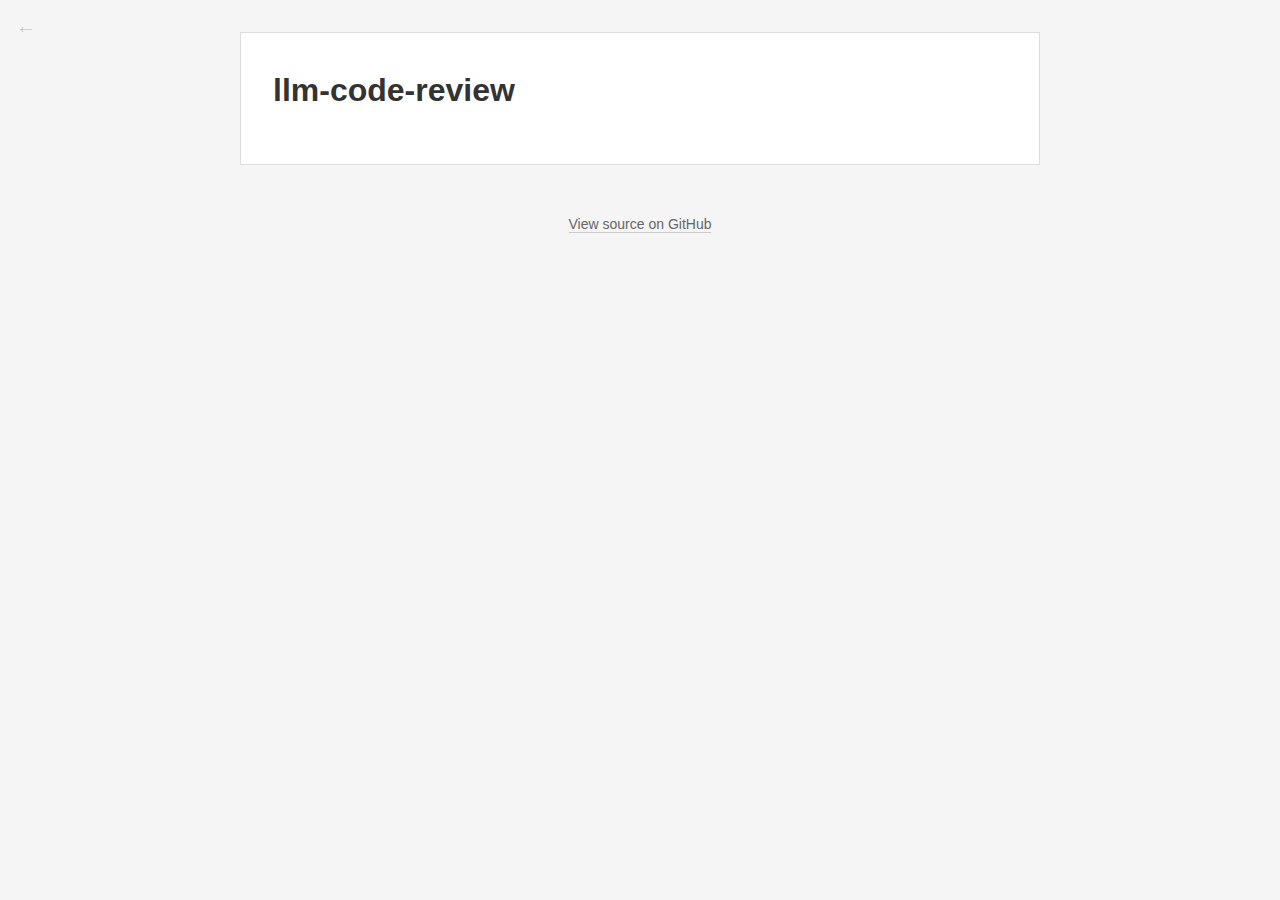
<file: llm-code-review/index.html>
<!DOCTYPE html>
<html lang="en">
<head>
    <meta charset="UTF-8">
    <meta name="viewport" content="width=device-width, initial-scale=1.0">
    <title>llm-code-review</title>
    <link rel="stylesheet" href="style.css">
</head>
<body>
    <a href="../" class="home-link">←</a>
    <main>
        <h1>llm-code-review</h1>
    </main>
    <footer>
        <a href="https://github.com/charly-vibes/jams/tree/main/llm-code-review" target="_blank" rel="noopener noreferrer">View source on GitHub</a>
    </footer>
    <script src="script.js"></script>
</body>
</html>
</file>
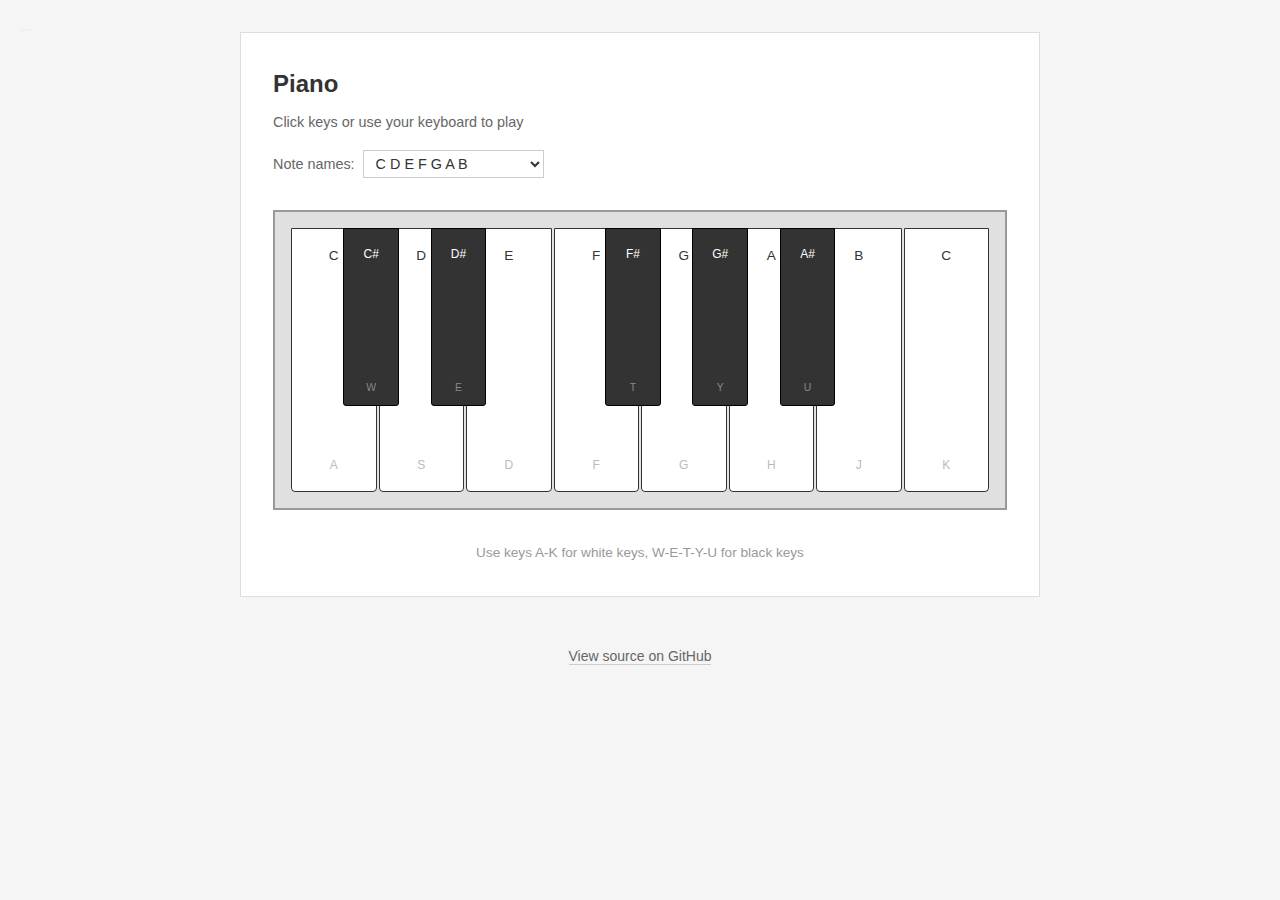
<file: piano/index.html>
<!DOCTYPE html>
<html lang="en">
<head>
    <meta charset="UTF-8">
    <meta name="viewport" content="width=device-width, initial-scale=1.0">
    <title>Piano</title>
    <link rel="stylesheet" href="style.css">
</head>
<body>
    <a href="../" class="home-link">←</a>
    <main>
        <h1>Piano</h1>
        <p class="subtitle">Click keys or use your keyboard to play</p>

        <div class="controls">
            <label for="notation-selector">Note names:</label>
            <select id="notation-selector">
                <option value="letter">C D E F G A B</option>
                <option value="solfege">Do Re Mi Fa Sol La Si</option>
            </select>
        </div>

        <div class="piano">
            <div class="white-keys">
                <div class="key white" data-note="C4" data-key="a">
                    <span class="note-name"></span>
                    <span class="key-label">A</span>
                </div>
                <div class="key white" data-note="D4" data-key="s">
                    <span class="note-name"></span>
                    <span class="key-label">S</span>
                </div>
                <div class="key white" data-note="E4" data-key="d">
                    <span class="note-name"></span>
                    <span class="key-label">D</span>
                </div>
                <div class="key white" data-note="F4" data-key="f">
                    <span class="note-name"></span>
                    <span class="key-label">F</span>
                </div>
                <div class="key white" data-note="G4" data-key="g">
                    <span class="note-name"></span>
                    <span class="key-label">G</span>
                </div>
                <div class="key white" data-note="A4" data-key="h">
                    <span class="note-name"></span>
                    <span class="key-label">H</span>
                </div>
                <div class="key white" data-note="B4" data-key="j">
                    <span class="note-name"></span>
                    <span class="key-label">J</span>
                </div>
                <div class="key white" data-note="C5" data-key="k">
                    <span class="note-name"></span>
                    <span class="key-label">K</span>
                </div>
            </div>
            <div class="black-keys">
                <div class="key black" data-note="C#4" data-key="w" style="left: 7.5%">
                    <span class="note-name"></span>
                    <span class="key-label">W</span>
                </div>
                <div class="key black" data-note="D#4" data-key="e" style="left: 20%">
                    <span class="note-name"></span>
                    <span class="key-label">E</span>
                </div>
                <div class="key black" data-note="F#4" data-key="t" style="left: 45%">
                    <span class="note-name"></span>
                    <span class="key-label">T</span>
                </div>
                <div class="key black" data-note="G#4" data-key="y" style="left: 57.5%">
                    <span class="note-name"></span>
                    <span class="key-label">Y</span>
                </div>
                <div class="key black" data-note="A#4" data-key="u" style="left: 70%">
                    <span class="note-name"></span>
                    <span class="key-label">U</span>
                </div>
            </div>
        </div>

        <p class="instructions">Use keys A-K for white keys, W-E-T-Y-U for black keys</p>
    </main>
    <footer>
        <a href="https://github.com/charly-vibes/jams/tree/main/piano" target="_blank" rel="noopener noreferrer">View source on GitHub</a>
    </footer>
    <script src="script.js"></script>
</body>
</html>
</file>
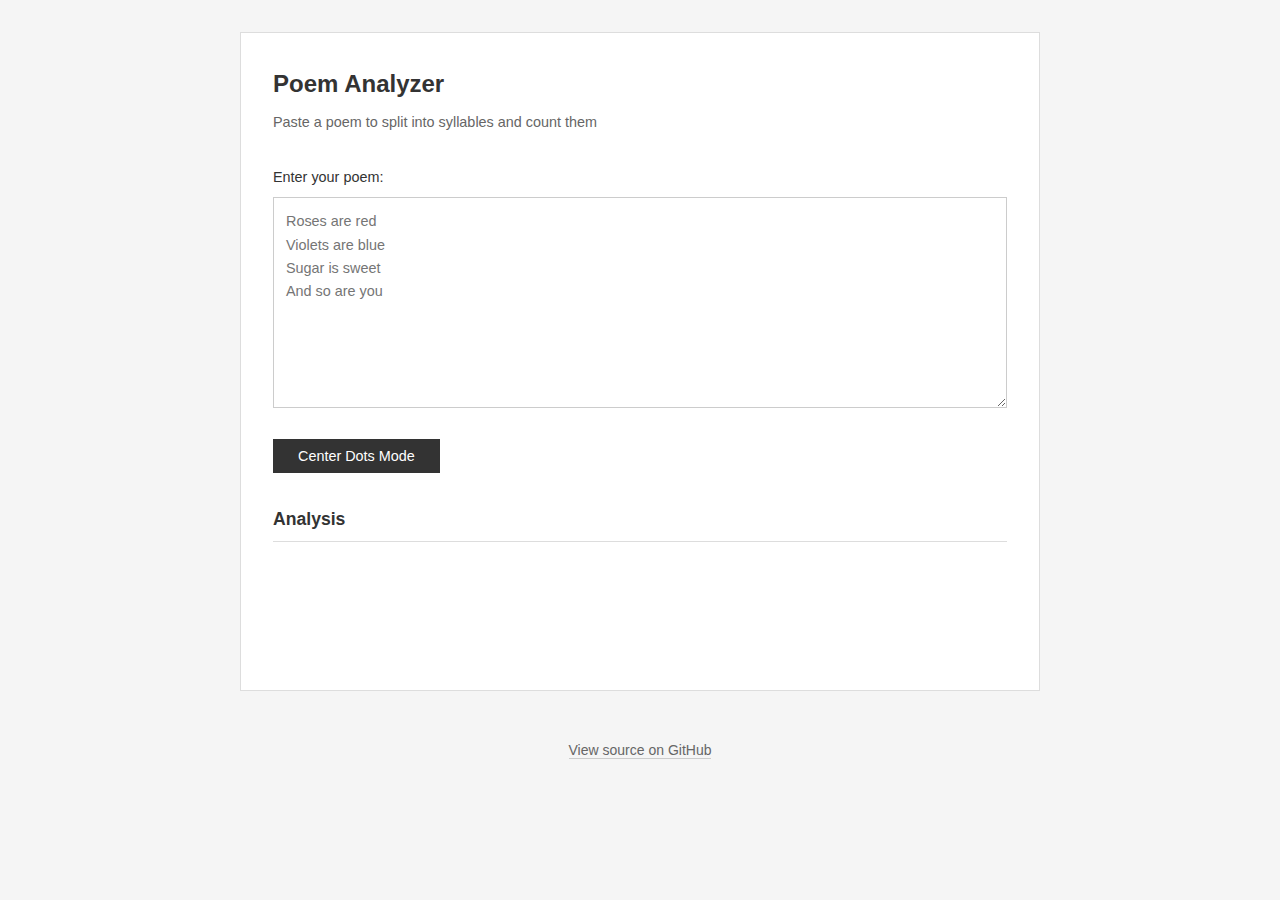
<file: poem-analyzer/index.html>
<!DOCTYPE html>
<html lang="en">
<head>
    <meta charset="UTF-8">
    <meta name="viewport" content="width=device-width, initial-scale=1.0">
    <title>Poem Analyzer</title>
    <link rel="stylesheet" href="style.css">
</head>
<body>
    <main>
        <h1>Poem Analyzer</h1>
        <p class="subtitle">Paste a poem to split into syllables and count them</p>

        <div class="input-section">
            <label for="poem-input">Enter your poem:</label>
            <textarea id="poem-input" placeholder="Roses are red
Violets are blue
Sugar is sweet
And so are you" rows="8"></textarea>
        </div>

        <div class="controls">
            <button id="toggle-display">Center Dots Mode</button>
        </div>

        <div class="output-section">
            <div class="output-header">
                <h2>Analysis</h2>
                <span id="total-count" class="total-count"></span>
            </div>
            <div id="output"></div>
        </div>
    </main>
    <footer>
        <a href="https://github.com/charly-vibes/jams/tree/main/poem-analyzer" target="_blank" rel="noopener noreferrer">View source on GitHub</a>
    </footer>
    <script src="script.js"></script>
</body>
</html>
</file>
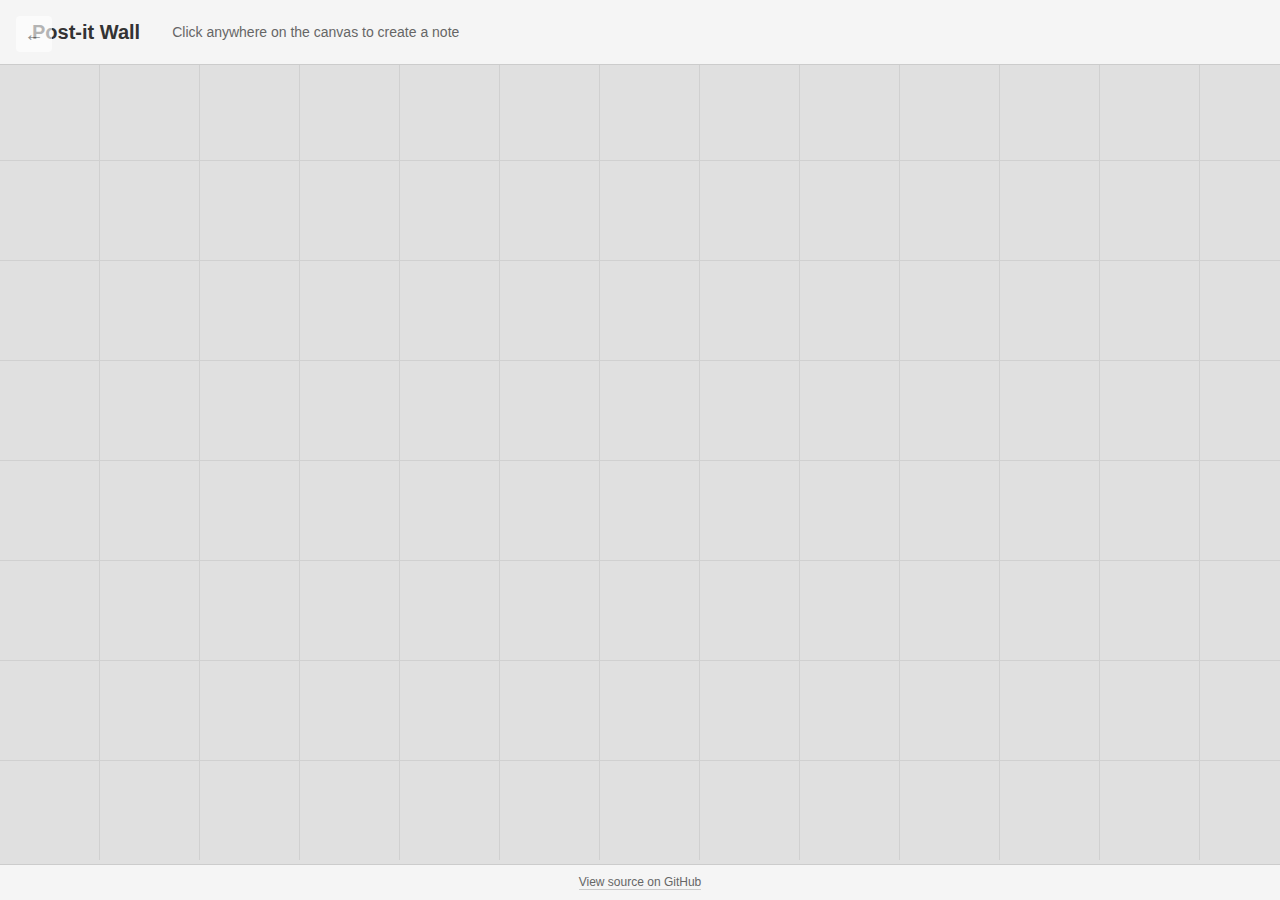
<file: postit-wall/index.html>
<!DOCTYPE html>
<html lang="en">
<head>
    <meta charset="UTF-8">
    <meta name="viewport" content="width=device-width, initial-scale=1.0">
    <title>Post-it Wall</title>
    <link rel="stylesheet" href="style.css">
</head>
<body>
    <a href="../" class="home-link">←</a>

    <div class="toolbar">
        <h1>Post-it Wall</h1>
        <div class="instructions">Click anywhere on the canvas to create a note</div>
    </div>

    <div class="canvas-container">
        <div id="canvas" class="canvas"></div>
    </div>

    <footer>
        <a href="https://github.com/charly-vibes/jams/tree/main/postit-wall" target="_blank" rel="noopener noreferrer">View source on GitHub</a>
    </footer>

    <script src="script.js"></script>
</body>
</html>
</file>
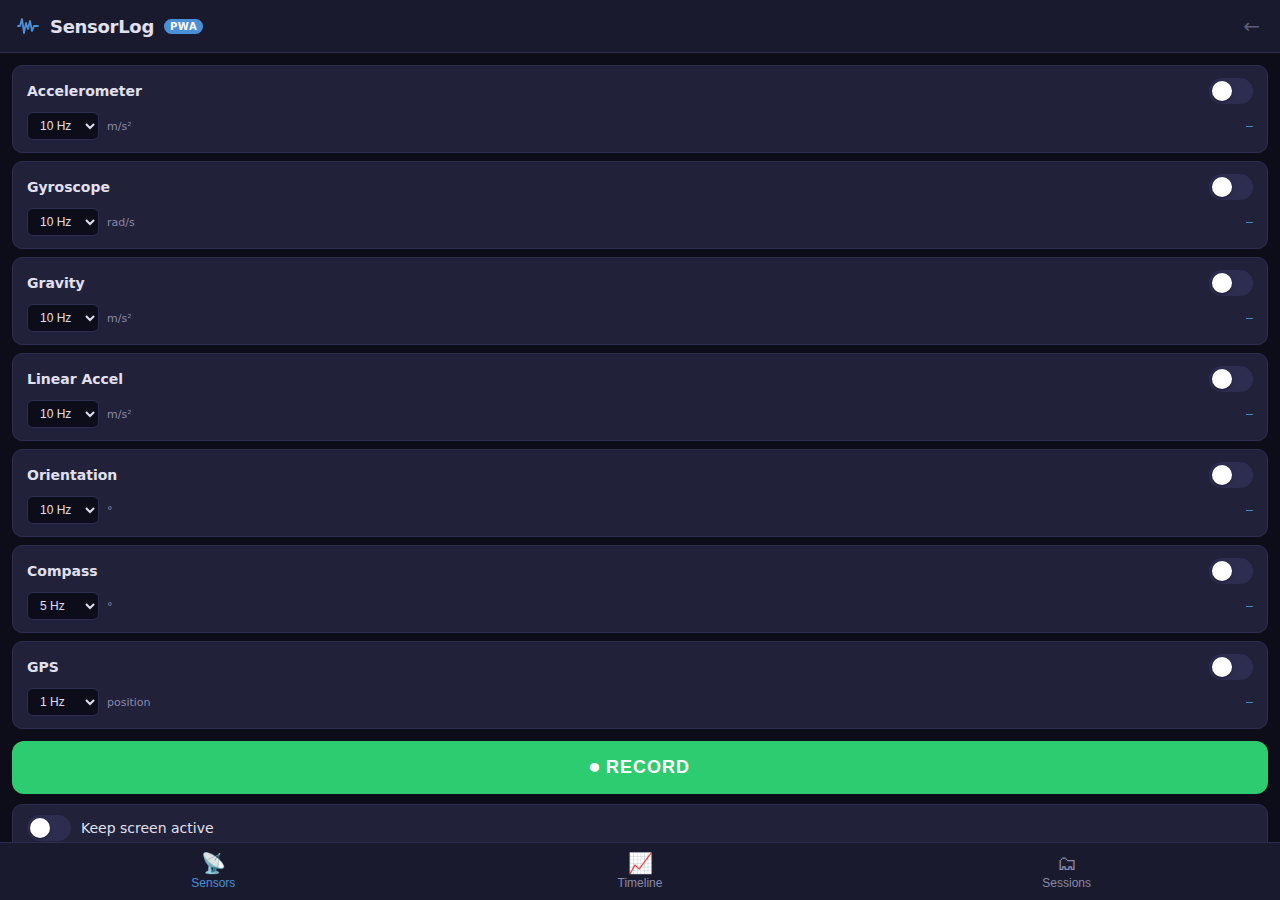
<file: sensor-log/index.html>
<!DOCTYPE html>
<html lang="en">
<head>
  <meta charset="UTF-8">
  <meta name="viewport" content="width=device-width, initial-scale=1.0, user-scalable=no">
  <meta name="theme-color" content="#1a1a2e">
  <meta name="apple-mobile-web-app-capable" content="yes">
  <meta name="apple-mobile-web-app-status-bar-style" content="black-translucent">
  <meta name="apple-mobile-web-app-title" content="SensorLog">
  <link rel="manifest" href="manifest.json">
  <link rel="apple-touch-icon" href="icons/icon.svg">
  <title>SensorLog</title>
  <style>
    *, *::before, *::after { box-sizing: border-box; margin: 0; padding: 0; }

    :root {
      --bg: #0d0d1a;
      --surface: #1a1a2e;
      --card: #21213a;
      --border: #2d2d50;
      --text: #e0e0f0;
      --text-muted: #888aaa;
      --accent: #4a90d9;
      --red: #e74c3c;
      --green: #2ecc71;
      --yellow: #f39c12;
      --tab-h: 56px;
      --safe-bottom: env(safe-area-inset-bottom, 0px);
    }

    html, body {
      height: 100%;
      background: var(--bg);
      color: var(--text);
      font-family: -apple-system, BlinkMacSystemFont, 'Segoe UI', system-ui, sans-serif;
      font-size: 14px;
      overscroll-behavior: none;
      -webkit-font-smoothing: antialiased;
    }

    body {
      display: flex;
      flex-direction: column;
      height: 100dvh;
    }

    /* ── Header ─────────────────────────────────────────────── */
    .app-header {
      background: var(--surface);
      border-bottom: 1px solid var(--border);
      padding: 12px 16px;
      display: flex;
      align-items: center;
      gap: 10px;
      flex-shrink: 0;
    }

    .app-header .logo { width: 24px; height: 24px; }

    .app-header h1 {
      font-size: 18px;
      font-weight: 700;
      letter-spacing: -0.3px;
      color: var(--text);
    }

    .header-badge {
      font-size: 10px;
      background: var(--accent);
      color: #fff;
      padding: 2px 6px;
      border-radius: 10px;
      font-weight: 600;
      letter-spacing: 0.5px;
    }

    .home-link {
      margin-left: auto;
      color: var(--text-muted);
      text-decoration: none;
      font-size: 20px;
      line-height: 1;
      opacity: 0.6;
      padding: 4px;
    }
    .home-link:hover { opacity: 1; }

    /* ── Screens ─────────────────────────────────────────────── */
    .screens {
      flex: 1;
      overflow: hidden;
      position: relative;
    }

    .screen {
      display: none;
      height: 100%;
      overflow-y: auto;
      -webkit-overflow-scrolling: touch;
      padding-bottom: calc(var(--tab-h) + var(--safe-bottom) + 8px);
    }
    .screen.active { display: block; }

    /* ── Tab bar ──────────────────────────────────────────────── */
    .tab-bar {
      display: flex;
      background: var(--surface);
      border-top: 1px solid var(--border);
      flex-shrink: 0;
      padding-bottom: var(--safe-bottom);
    }

    .tab {
      flex: 1;
      padding: 10px 0;
      background: none;
      border: none;
      color: var(--text-muted);
      font-size: 12px;
      font-weight: 500;
      cursor: pointer;
      display: flex;
      flex-direction: column;
      align-items: center;
      gap: 3px;
      transition: color 0.15s;
      min-height: var(--tab-h);
    }
    .tab .tab-icon { font-size: 20px; line-height: 1; }
    .tab.active { color: var(--accent); }
    .tab:active { background: rgba(255,255,255,0.04); }

    /* ── Sensor cards ─────────────────────────────────────────── */
    #screen-sensors { padding: 12px; }

    .sensors-list {
      display: flex;
      flex-direction: column;
      gap: 8px;
      margin-bottom: 12px;
    }

    .sensor-card {
      background: var(--card);
      border: 1px solid var(--border);
      border-radius: 10px;
      padding: 12px 14px;
      transition: border-color 0.2s;
    }
    .sensor-card.enabled { border-color: var(--accent); }
    .sensor-card.unavailable { opacity: 0.45; }

    .card-header {
      display: flex;
      align-items: center;
      justify-content: space-between;
      margin-bottom: 8px;
    }

    .sensor-name { font-size: 14px; font-weight: 600; color: var(--text); }

    /* Toggle switch */
    .toggle-wrap { position: relative; cursor: pointer; }
    .toggle-wrap input { position: absolute; opacity: 0; width: 0; height: 0; }
    .toggle-track {
      display: block;
      width: 44px; height: 26px;
      background: var(--border);
      border-radius: 13px;
      position: relative;
      transition: background 0.2s;
    }
    .toggle-thumb {
      position: absolute;
      top: 3px; left: 3px;
      width: 20px; height: 20px;
      background: #fff;
      border-radius: 50%;
      transition: transform 0.2s;
      box-shadow: 0 1px 3px rgba(0,0,0,0.4);
    }
    .toggle-wrap input:checked + .toggle-track { background: var(--accent); }
    .toggle-wrap input:checked + .toggle-track .toggle-thumb { transform: translateX(18px); }

    .card-body { display: flex; align-items: center; gap: 8px; }

    .freq-select {
      background: var(--bg);
      border: 1px solid var(--border);
      color: var(--text);
      padding: 5px 8px;
      border-radius: 6px;
      font-size: 12px;
      min-width: 72px;
    }

    .sensor-unit { font-size: 11px; color: var(--text-muted); flex-shrink: 0; }

    .sensor-value {
      margin-left: auto;
      font-size: 12px;
      font-family: 'SF Mono', 'Fira Mono', monospace;
      color: var(--accent);
      text-align: right;
      min-width: 0;
      overflow: hidden;
      text-overflow: ellipsis;
      white-space: nowrap;
    }

    .unavailable-badge { font-size: 10px; color: var(--text-muted); margin-top: 4px; }

    /* ── Recording controls ───────────────────────────────────── */
    .recording-controls { display: flex; flex-direction: column; gap: 10px; margin-top: 4px; }

    #btn-record {
      width: 100%;
      padding: 16px;
      border: none;
      border-radius: 12px;
      background: var(--green);
      color: #fff;
      font-size: 18px;
      font-weight: 700;
      letter-spacing: 1px;
      cursor: pointer;
      transition: background 0.2s, transform 0.1s;
    }
    #btn-record:active { transform: scale(0.97); }
    #btn-record.recording { background: var(--red); }

    .keepalive-row {
      display: flex;
      align-items: center;
      gap: 10px;
      padding: 10px 14px;
      background: var(--card);
      border: 1px solid var(--border);
      border-radius: 10px;
    }
    .keepalive-row label { display: flex; align-items: center; gap: 10px; cursor: pointer; flex: 1; }

    /* ── Recording status bar ────────────────────────────────── */
    .recording-status {
      display: flex;
      align-items: center;
      gap: 10px;
      padding: 10px 14px;
      background: rgba(231,76,60,0.1);
      border: 1px solid rgba(231,76,60,0.3);
      border-radius: 10px;
      font-size: 13px;
      font-family: 'SF Mono', 'Fira Mono', monospace;
    }
    .recording-status.hidden { display: none; }
    .rec-dot { color: var(--red); animation: blink 1s step-end infinite; }
    @keyframes blink { 50% { opacity: 0; } }
    #rec-timer { color: var(--text); font-weight: 600; }
    #rec-samples { color: var(--text-muted); margin-left: auto; font-size: 11px; }

    .background-info {
      padding: 8px 12px;
      background: rgba(74,144,217,0.06);
      border: 1px solid rgba(74,144,217,0.15);
      border-radius: 8px;
      font-size: 11px;
      color: var(--text-muted);
      line-height: 1.6;
    }

    /* ── Timeline screen ─────────────────────────────────────── */
    #screen-timeline { padding: 8px 0; }

    .chart-wrap { background: var(--bg); margin-bottom: 2px; }

    .chart-label {
      display: flex;
      align-items: center;
      gap: 8px;
      padding: 6px 12px 2px;
      font-size: 11px;
      color: var(--text-muted);
      font-weight: 600;
      text-transform: uppercase;
      letter-spacing: 0.5px;
    }
    .series-dot { font-size: 10px; font-weight: 700; }

    .sensor-canvas {
      display: block;
      width: 100%;
      height: 120px;
      background: var(--bg);
    }

    #no-sensors-msg {
      padding: 48px 24px;
      text-align: center;
      color: var(--text-muted);
    }

    /* ── Sessions screen ─────────────────────────────────────── */
    #screen-sessions { padding: 12px; }

    .sessions-header {
      display: flex;
      align-items: center;
      justify-content: space-between;
      margin-bottom: 12px;
    }
    .sessions-header h2 { font-size: 18px; font-weight: 700; }

    .session-item {
      background: var(--card);
      border: 1px solid var(--border);
      border-radius: 10px;
      padding: 12px 14px;
      margin-bottom: 8px;
    }
    .session-item.status-interrupted { border-color: var(--yellow); }
    .session-item.status-completed { border-color: var(--border); }

    .session-meta { display: flex; align-items: center; justify-content: space-between; margin-bottom: 4px; }
    .session-date { font-size: 13px; font-weight: 600; }
    .session-status {
      font-size: 11px;
      color: var(--text-muted);
      padding: 2px 8px;
      border-radius: 10px;
      background: var(--bg);
    }
    .status-interrupted .session-status { color: var(--yellow); }
    .status-completed .session-status { color: var(--green); }

    .session-detail { font-size: 12px; color: var(--text-muted); margin-bottom: 10px; }

    .session-actions { display: flex; gap: 8px; }

    .btn-sm {
      padding: 7px 14px;
      border: 1px solid var(--border);
      border-radius: 8px;
      background: var(--bg);
      color: var(--text);
      font-size: 12px;
      font-weight: 500;
      cursor: pointer;
      transition: background 0.15s;
    }
    .btn-sm:active { background: var(--border); }
    .btn-export { border-color: var(--accent); color: var(--accent); }
    .btn-delete { border-color: rgba(231,76,60,0.4); color: var(--red); }

    #no-sessions-msg { padding: 48px 24px; text-align: center; color: var(--text-muted); }

    /* ── Toast ───────────────────────────────────────────────── */
    #toast {
      position: fixed;
      bottom: calc(var(--tab-h) + var(--safe-bottom) + 12px);
      left: 50%;
      transform: translateX(-50%) translateY(20px);
      background: rgba(30,30,60,0.95);
      border: 1px solid var(--border);
      color: var(--text);
      padding: 10px 18px;
      border-radius: 20px;
      font-size: 13px;
      max-width: 90vw;
      text-align: center;
      opacity: 0;
      transition: opacity 0.2s, transform 0.2s;
      pointer-events: none;
      z-index: 999;
      backdrop-filter: blur(8px);
      -webkit-backdrop-filter: blur(8px);
    }
    #toast.visible { opacity: 1; transform: translateX(-50%) translateY(0); }

    body.recording .app-header { background: rgba(26,10,10,0.9); }

    ::-webkit-scrollbar { width: 4px; }
    ::-webkit-scrollbar-track { background: transparent; }
    ::-webkit-scrollbar-thumb { background: var(--border); border-radius: 2px; }
  </style>
</head>
<body>

  <header class="app-header">
    <svg class="logo" viewBox="0 0 24 24" fill="none" xmlns="http://www.w3.org/2000/svg">
      <polyline points="2,12 4,12 6,5 8,19 10,9 12,15 14,7 16,17 18,12 22,12"
        stroke="#4a90d9" stroke-width="1.8" fill="none" stroke-linecap="round" stroke-linejoin="round"/>
    </svg>
    <h1>SensorLog</h1>
    <span class="header-badge">PWA</span>
    <a href="../" class="home-link" title="Back">←</a>
  </header>

  <div class="screens">

    <!-- ── Sensors ─────────────────────────────────── -->
    <div id="screen-sensors" class="screen active">
      <div class="sensors-list" id="sensors-list"></div>

      <div class="recording-controls">
        <div class="recording-status hidden" id="recording-status">
          <span class="rec-dot">●</span>
          <span id="rec-timer">00:00:00</span>
          <span id="rec-samples">0 samples</span>
        </div>

        <button id="btn-record">⏺ RECORD</button>

        <div class="keepalive-row">
          <label>
            <div class="toggle-wrap">
              <input type="checkbox" id="chk-keepalive">
              <span class="toggle-track"><span class="toggle-thumb"></span></span>
            </div>
            Keep screen active
          </label>
        </div>

        <div class="background-info">
          For continuous recording, keep the app visible and lower screen brightness.<br>
          <strong>Android:</strong> Enable "Keep screen active" for wake lock + silent audio background trick.<br>
          <strong>iOS:</strong> Wake lock only — keep the app on screen.
        </div>
      </div>
    </div>

    <!-- ── Timeline ────────────────────────────────── -->
    <div id="screen-timeline" class="screen">
      <div id="charts-container"></div>
      <p id="no-sensors-msg">Start recording to see live data</p>
    </div>

    <!-- ── Sessions ────────────────────────────────── -->
    <div id="screen-sessions" class="screen">
      <div class="sessions-header"><h2>Sessions</h2></div>
      <div id="sessions-list"></div>
      <p id="no-sessions-msg">No sessions recorded yet</p>
    </div>

  </div>

  <nav class="tab-bar">
    <button class="tab active" data-screen="sensors">
      <span class="tab-icon">📡</span>Sensors
    </button>
    <button class="tab" data-screen="timeline">
      <span class="tab-icon">📈</span>Timeline
    </button>
    <button class="tab" data-screen="sessions">
      <span class="tab-icon">🗂</span>Sessions
    </button>
  </nav>

  <div id="toast"></div>
  <script src="app.js"></script>
</body>
</html>
</file>
<file: style.css>
* {
    margin: 0;
    padding: 0;
    box-sizing: border-box;
}

body {
    font-family: -apple-system, BlinkMacSystemFont, 'Segoe UI', sans-serif;
    background: #f5f5f5;
    color: #333;
    line-height: 1.6;
    padding: 2rem;
}

main {
    max-width: 800px;
    margin: 0 auto;
    background: #fff;
    padding: 2rem;
    border: 1px solid #ddd;
}

h1 {
    margin-bottom: 0.5rem;
    font-weight: 600;
    font-size: 2rem;
}

.subtitle {
    color: #666;
    margin-bottom: 2rem;
    font-size: 0.9rem;
}

#apps-list {
    margin-top: 1.5rem;
}

.loading {
    color: #999;
    font-style: italic;
}

.app-item {
    padding: 1rem;
    margin-bottom: 0.5rem;
    border: 1px solid #ddd;
    background: #fafafa;
    transition: background 0.2s;
}

.app-item:hover {
    background: #f0f0f0;
}

.app-item a {
    display: block;
    text-decoration: none;
    color: #333;
}

.app-name {
    font-weight: 600;
    font-size: 1.1rem;
    margin-bottom: 0.25rem;
}

.app-description {
    color: #666;
    font-size: 0.9rem;
}

.intro {
    margin-bottom: 2rem;
    padding: 1rem 0;
    border-bottom: 1px solid #eee;
    color: #555;
    font-size: 0.95rem;
    line-height: 1.7;
}

.intro p + p {
    margin-top: 0.5rem;
}

.app-meta {
    display: flex;
    gap: 1rem;
    margin-top: 0.5rem;
    font-size: 0.8rem;
}

.app-meta a {
    color: #888;
    text-decoration: none;
    border-bottom: 1px dotted #aaa;
}

.app-meta a:hover {
    color: #333;
    border-bottom-color: #333;
}

.no-apps {
    color: #999;
    font-style: italic;
    padding: 1rem;
}

.overlay {
    display: none;
    position: fixed;
    inset: 0;
    background: rgba(0, 0, 0, 0.4);
    z-index: 100;
    justify-content: center;
    align-items: flex-start;
    padding: 2rem;
    overflow-y: auto;
}

.overlay.open {
    display: flex;
}

.overlay-content {
    background: #fff;
    border: 1px solid #ddd;
    max-width: 720px;
    width: 100%;
    margin-top: 2rem;
    margin-bottom: 2rem;
}

.overlay-header {
    display: flex;
    justify-content: space-between;
    align-items: center;
    padding: 1rem 1.5rem;
    border-bottom: 1px solid #eee;
}

.overlay-header h2 {
    font-size: 1.1rem;
    font-weight: 600;
    margin: 0;
}

.overlay-close {
    background: none;
    border: none;
    font-size: 1.5rem;
    cursor: pointer;
    color: #999;
    line-height: 1;
    padding: 0 0.25rem;
}

.overlay-close:hover {
    color: #333;
}

.overlay-body {
    padding: 1.5rem;
    line-height: 1.7;
    font-size: 0.95rem;
    color: #333;
}

.overlay-body h1, .overlay-body h2, .overlay-body h3 {
    margin-top: 1.5rem;
    margin-bottom: 0.5rem;
    font-weight: 600;
}

.overlay-body h1 { font-size: 1.3rem; }
.overlay-body h2 { font-size: 1.1rem; }
.overlay-body h3 { font-size: 1rem; }

.overlay-body p {
    margin-bottom: 0.75rem;
}

.overlay-body ul, .overlay-body ol {
    margin-bottom: 0.75rem;
    padding-left: 1.5rem;
}

.overlay-body li {
    margin-bottom: 0.25rem;
}

.overlay-body code {
    background: #f0f0f0;
    padding: 0.1rem 0.3rem;
    font-size: 0.85em;
    font-family: monospace;
}

.overlay-body pre {
    background: #f5f5f5;
    border: 1px solid #e0e0e0;
    padding: 1rem;
    overflow-x: auto;
    margin-bottom: 0.75rem;
}

.overlay-body pre code {
    background: none;
    padding: 0;
}

.overlay-body blockquote {
    border-left: 3px solid #ddd;
    padding-left: 1rem;
    color: #666;
    margin-bottom: 0.75rem;
}

.overlay-body .md-file-link {
    display: block;
    padding: 0.5rem 0;
    color: #333;
    text-decoration: none;
    border-bottom: 1px solid #eee;
}

.overlay-body .md-file-link:hover {
    background: #f8f8f8;
}

.overlay-body .md-file-link:last-child {
    border-bottom: none;
}

.overlay-loading {
    color: #999;
    font-style: italic;
}
</file>
<file: color-tune/style.css>
* {
    margin: 0;
    padding: 0;
    box-sizing: border-box;
}

body {
    font-family: -apple-system, BlinkMacSystemFont, 'Segoe UI', sans-serif;
    background: #f5f5f5;
    color: #333;
    line-height: 1.6;
    padding: 2rem;
}

main {
    max-width: 800px;
    margin: 0 auto;
    background: #fff;
    padding: 2rem;
    border: 1px solid #ddd;
}

h1 {
    margin-bottom: 1rem;
    font-weight: 600;
}

.home-link {
    position: fixed;
    top: 1rem;
    left: 1rem;
    color: #999;
    text-decoration: none;
    font-size: 1.25rem;
    line-height: 1;
    opacity: 0.5;
    transition: opacity 0.2s;
}

.home-link:hover {
    opacity: 0.8;
}

footer {
    max-width: 800px;
    margin: 2rem auto 0;
    text-align: center;
    padding: 1rem;
    color: #666;
    font-size: 0.875rem;
}

footer a {
    color: #666;
    text-decoration: none;
    border-bottom: 1px solid #ccc;
}

footer a:hover {
    color: #333;
    border-bottom-color: #333;
}
</file>
<file: device-info/style.css>
* {
    margin: 0;
    padding: 0;
    box-sizing: border-box;
}

body {
    font-family: -apple-system, BlinkMacSystemFont, 'Segoe UI', sans-serif;
    background: #f5f5f5;
    color: #333;
    line-height: 1.6;
    padding: 2rem;
}

main {
    max-width: 800px;
    margin: 0 auto;
    background: #fff;
    padding: 2rem;
    border: 1px solid #ddd;
}

h1 {
    margin-bottom: 0.5rem;
    font-weight: 600;
    font-size: 1.5rem;
}

.subtitle {
    color: #666;
    margin-bottom: 2rem;
    font-size: 0.9rem;
}

.actions {
    margin-bottom: 2rem;
    padding-bottom: 1rem;
    border-bottom: 1px solid #ddd;
}

button {
    padding: 0.5rem 1.5rem;
    background: #333;
    color: #fff;
    border: 1px solid #333;
    cursor: pointer;
    font-size: 0.9rem;
}

button:hover {
    background: #000;
    border-color: #000;
}

.feedback {
    margin-left: 1rem;
    color: #666;
    font-size: 0.85rem;
}

.loading {
    color: #999;
    font-style: italic;
}

.info-section {
    margin-bottom: 2rem;
}

.section-title {
    font-weight: 600;
    font-size: 1.1rem;
    margin-bottom: 0.75rem;
    padding-bottom: 0.5rem;
    border-bottom: 1px solid #ddd;
}

.info-grid {
    display: grid;
    grid-template-columns: auto 1fr;
    gap: 0.5rem 1rem;
    font-size: 0.9rem;
}

.info-label {
    font-weight: 500;
    color: #666;
}

.info-value {
    color: #333;
    word-break: break-word;
}

.info-value.monospace {
    font-family: monospace;
    font-size: 0.85rem;
}

.not-available {
    color: #999;
    font-style: italic;
}

.home-link {
    position: fixed;
    top: 1rem;
    left: 1rem;
    color: #ddd;
    text-decoration: none;
    font-size: 1.25rem;
    line-height: 1;
    opacity: 0.3;
    transition: opacity 0.2s;
}

.home-link:hover {
    opacity: 0.6;
}

footer {
    max-width: 800px;
    margin: 2rem auto 0;
    text-align: center;
    padding: 1rem;
    color: #666;
    font-size: 0.875rem;
}

footer a {
    color: #666;
    text-decoration: none;
    border-bottom: 1px solid #ccc;
}

footer a:hover {
    color: #333;
    border-bottom-color: #333;
}
</file>
<file: idea-builder/style.css>
:root {
  --bg: #FAF8F5; --bg-card: #FFFFFF; --bg-input: #F3F0EC; --bg-hover: #EDE9E3;
  --border: #E2DDD6; --border-light: #EDE9E3;
  --text: #1A1A1A; --text-2: #5C564E; --text-3: #9C958B; --text-4: #C4BEB5;
  --accent: #B8623B; --accent-soft: #B8623B18;
  --blue: #3B6FB8; --blue-soft: #3B6FB818;
  --green: #3B8B5C; --green-soft: #3B8B5C18;
  --violet: #6B3BB8; --violet-soft: #6B3BB818;
  --rose: #B83B5C; --rose-soft: #B83B5C18;
  --serif: 'Instrument Serif', Georgia, serif;
  --mono: 'Geist Mono', monospace;
  --sans: 'Outfit', system-ui, sans-serif;
  --r: 14px; --r-sm: 10px;
  --ease: cubic-bezier(0.4, 0, 0.2, 1);
}
* { margin:0; padding:0; box-sizing:border-box; -webkit-tap-highlight-color:transparent; }
html, body { height:100%; overflow:hidden; }
body { font-family:var(--sans); background:var(--bg); color:var(--text); line-height:1.55; -webkit-font-smoothing:antialiased; }
::-webkit-scrollbar { width:0; }
button { font-family:var(--sans); }

.home-link {
  position:fixed; top:16px; left:16px; color:var(--text-3); text-decoration:none;
  font-size:1.25rem; line-height:1; opacity:0.5; transition:opacity 0.2s; z-index:50;
}
.home-link:hover { opacity:0.8; }

footer {
  position:fixed; bottom:0; left:0; right:0; text-align:center; padding:6px;
  font-size:0.7rem; z-index:50; pointer-events:none;
}
footer a { color:var(--text-4); text-decoration:none; pointer-events:auto; }
footer a:hover { color:var(--text-3); }

#app { height:100%; display:flex; flex-direction:column; overflow:hidden; }
.view { position:absolute; inset:0; display:flex; flex-direction:column; background:var(--bg); transition:transform 0.4s var(--ease), opacity 0.3s var(--ease); will-change:transform,opacity; overflow:hidden; }
.view.hidden-right { transform:translateX(100%); opacity:0; pointer-events:none; }
.view.hidden-left { transform:translateX(-30%); opacity:0; pointer-events:none; }
.view.active { transform:translateX(0); opacity:1; pointer-events:auto; }
.view-scroll { flex:1; overflow-y:auto; overflow-x:hidden; overscroll-behavior:contain; }

.home-header { padding:60px 28px 0; flex-shrink:0; }
.home-logo { font-family:var(--serif); font-size:2.2rem; font-weight:400; color:var(--text); letter-spacing:-0.03em; line-height:1; }
.home-tagline { font-size:0.85rem; color:var(--text-3); margin-top:6px; font-weight:300; }
.home-actions { display:flex; gap:8px; margin-top:20px; }
.home-body { padding:32px 28px 40px; }

.new-topic-input { width:100%; background:var(--bg-card); border:1.5px solid var(--border); color:var(--text); font-family:var(--serif); font-size:1.15rem; padding:18px 20px; border-radius:var(--r); outline:none; transition:border-color 0.25s var(--ease), box-shadow 0.25s var(--ease); margin-bottom:40px; }
.new-topic-input:focus { border-color:var(--accent); box-shadow:0 0 0 3px var(--accent-soft); }
.new-topic-input::placeholder { color:var(--text-4); }

.section-label { font-family:var(--mono); font-size:0.65rem; letter-spacing:0.12em; text-transform:uppercase; color:var(--text-3); margin-bottom:16px; }
.topic-list { display:flex; flex-direction:column; gap:6px; }
.topic-row { display:flex; align-items:center; gap:14px; padding:16px 18px; background:var(--bg-card); border:1px solid var(--border-light); border-radius:var(--r); cursor:pointer; transition:border-color 0.2s, background 0.2s; }
.topic-row:active { background:var(--bg-hover); }
.topic-dot { width:8px; height:8px; border-radius:50%; background:var(--accent); flex-shrink:0; opacity:0.6; }
.topic-info { flex:1; min-width:0; }
.topic-name { font-family:var(--serif); font-size:1.1rem; line-height:1.3; white-space:nowrap; overflow:hidden; text-overflow:ellipsis; }
.topic-meta { font-size:0.72rem; color:var(--text-3); margin-top:2px; }
.topic-arrow { color:var(--text-4); font-size:0.9rem; flex-shrink:0; }
.topic-row-del { background:none; border:none; color:var(--text-4); font-size:0.85rem; padding:4px 8px; cursor:pointer; opacity:0; transition:opacity 0.2s, color 0.2s; flex-shrink:0; }
.topic-row:hover .topic-row-del, .topic-row:active .topic-row-del { opacity:1; }
.topic-row-del:hover { color:var(--rose); }

.empty-state { text-align:center; padding:60px 20px; }
.empty-icon { width:48px; height:48px; margin:0 auto 20px; border-radius:50%; background:var(--bg-input); display:flex; align-items:center; justify-content:center; color:var(--text-4); font-family:var(--serif); font-size:1.3rem; font-style:italic; }
.empty-state h3 { font-family:var(--serif); font-size:1.2rem; font-weight:400; color:var(--text-2); margin-bottom:8px; }
.empty-state p { font-size:0.82rem; color:var(--text-3); max-width:260px; margin:0 auto; line-height:1.6; }

.ws-bar { display:flex; align-items:center; padding:16px 20px; gap:12px; flex-shrink:0; border-bottom:1px solid var(--border-light); background:var(--bg); }
.ws-back { background:none; border:none; color:var(--text-3); font-size:1.2rem; cursor:pointer; padding:4px; }
.ws-title { font-family:var(--serif); font-size:1.15rem; flex:1; white-space:nowrap; overflow:hidden; text-overflow:ellipsis; }

.tool-nav { display:flex; justify-content:center; padding:12px 16px 16px; gap:6px; flex-shrink:0; background:var(--bg); border-top:1px solid var(--border-light); }
.tool-btn { background:var(--bg-card); border:1px solid var(--border-light); color:var(--text-3); font-family:var(--mono); font-size:0.62rem; letter-spacing:0.06em; text-transform:uppercase; padding:8px 14px; border-radius:100px; cursor:pointer; transition:all 0.25s var(--ease); white-space:nowrap; }
.tool-btn.active { background:var(--text); border-color:var(--text); color:var(--bg); }

.ws-panel { display:none; animation:panelIn 0.3s var(--ease); }
.ws-panel.active { display:block; }
@keyframes panelIn { from{opacity:0;transform:translateY(6px)} to{opacity:1;transform:translateY(0)} }
.ws-body { padding:24px 24px 32px; }

.idea-input-wrap { position:relative; margin-bottom:8px; }
.idea-input { width:100%; background:var(--bg-card); border:1.5px solid var(--border); color:var(--text); font-family:var(--sans); font-size:0.92rem; font-weight:300; padding:16px 52px 16px 18px; border-radius:var(--r); outline:none; resize:none; min-height:56px; line-height:1.6; transition:border-color 0.25s, box-shadow 0.25s, min-height 0.3s var(--ease); }
.idea-input:focus { border-color:var(--accent); box-shadow:0 0 0 3px var(--accent-soft); min-height:120px; }
.idea-input::placeholder { color:var(--text-4); font-weight:300; }
.idea-send { position:absolute; bottom:12px; right:12px; width:34px; height:34px; border-radius:50%; background:var(--accent); border:none; color:#fff; font-size:1rem; cursor:pointer; display:flex; align-items:center; justify-content:center; opacity:0; transform:scale(0.8); transition:opacity 0.2s, transform 0.2s; }
.idea-input:focus ~ .idea-send, .idea-send.vis { opacity:1; transform:scale(1); }
.idea-tags-row { overflow:hidden; max-height:0; transition:max-height 0.3s var(--ease), margin 0.3s; margin-bottom:0; }
.idea-tags-row.vis { max-height:40px; margin-bottom:16px; }
.idea-tags-field { width:100%; background:none; border:none; color:var(--blue); font-family:var(--mono); font-size:0.72rem; outline:none; padding:6px 2px; }
.idea-tags-field::placeholder { color:var(--text-4); }

.ideas-list { display:flex; flex-direction:column; gap:8px; }
.idea-card { padding:16px 18px; background:var(--bg-card); border:1px solid var(--border-light); border-radius:var(--r); position:relative; }
.idea-text { font-size:0.88rem; font-weight:300; line-height:1.7; white-space:pre-wrap; word-break:break-word; }
.idea-foot { display:flex; align-items:center; justify-content:space-between; margin-top:10px; gap:8px; }
.idea-tags { display:flex; flex-wrap:wrap; gap:4px; }
.idea-tag { font-family:var(--mono); font-size:0.6rem; color:var(--blue); background:var(--blue-soft); padding:2px 8px; border-radius:100px; }
.idea-time { font-family:var(--mono); font-size:0.58rem; color:var(--text-4); flex-shrink:0; }
.idea-del { position:absolute; top:10px; right:10px; background:none; border:none; color:var(--text-4); font-size:0.75rem; cursor:pointer; padding:4px; opacity:0; transition:opacity 0.2s; }
.idea-card:hover .idea-del { opacity:1; }
.idea-del:hover { color:var(--rose); }
.search-field { width:100%; background:var(--bg-input); border:1px solid transparent; color:var(--text); font-family:var(--sans); font-size:0.82rem; font-weight:300; padding:10px 14px; border-radius:var(--r-sm); outline:none; transition:border-color 0.2s; margin-bottom:16px; }
.search-field:focus { border-color:var(--border); }
.search-field::placeholder { color:var(--text-4); }

.sec-desc { font-family:var(--serif); font-size:1rem; font-style:italic; color:var(--text-2); margin-bottom:24px; line-height:1.6; }
.topos { margin-bottom:10px; border-radius:var(--r); overflow:hidden; border:1px solid var(--border-light); background:var(--bg-card); }
.topos-head { display:flex; align-items:center; gap:12px; padding:14px 16px; cursor:pointer; }
.topos-head:active { background:var(--bg-hover); }
.topos-pip { width:28px; height:28px; border-radius:50%; display:flex; align-items:center; justify-content:center; font-family:var(--serif); font-size:0.85rem; font-style:italic; flex-shrink:0; }
.topos-pip.c0 { background:var(--accent-soft); color:var(--accent); }
.topos-pip.c1 { background:var(--blue-soft); color:var(--blue); }
.topos-pip.c2 { background:var(--violet-soft); color:var(--violet); }
.topos-pip.c3 { background:var(--green-soft); color:var(--green); }
.topos-pip.c4 { background:var(--rose-soft); color:var(--rose); }
.topos-label { flex:1; font-size:0.88rem; }
.topos-chev { color:var(--text-4); font-size:0.7rem; transition:transform 0.3s var(--ease); }
.topos.open .topos-chev { transform:rotate(180deg); }
.topos-body { max-height:0; overflow:hidden; transition:max-height 0.4s var(--ease); }
.topos.open .topos-body { max-height:800px; }
.topos-inner { padding:0 16px 16px; }
.topos-prompts { display:flex; flex-wrap:wrap; gap:6px; margin-bottom:12px; }
.topos-prompt { font-size:0.75rem; color:var(--text-2); padding:6px 12px; background:var(--bg-input); border-radius:100px; cursor:pointer; transition:background 0.2s; border:none; font-family:var(--sans); }
.topos-prompt:active { background:var(--accent-soft); color:var(--accent); }
.topos-area { width:100%; background:var(--bg-input); border:1px solid transparent; border-radius:var(--r-sm); color:var(--text); font-family:var(--sans); font-size:0.85rem; font-weight:300; padding:14px; outline:none; resize:none; min-height:80px; line-height:1.65; transition:border-color 0.25s, background 0.25s; }
.topos-area:focus { border-color:var(--accent); background:var(--bg-card); }
.topos-area::placeholder { color:var(--text-4); }

.combi-ring { margin-bottom:12px; background:var(--bg-card); border:1px solid var(--border-light); border-radius:var(--r); padding:14px 16px; }
.combi-ring-label { font-family:var(--mono); font-size:0.6rem; letter-spacing:0.1em; text-transform:uppercase; color:var(--text-3); margin-bottom:10px; display:flex; align-items:center; gap:6px; }
.combi-dot { width:6px; height:6px; border-radius:50%; }
.combi-dot.a { background:var(--accent); } .combi-dot.b { background:var(--blue); } .combi-dot.c { background:var(--violet); }
.combi-tokens { display:flex; flex-wrap:wrap; gap:6px; align-items:center; }
.combi-token { font-size:0.78rem; padding:4px 10px; border-radius:100px; border:1px solid var(--border); background:var(--bg); color:var(--text-2); display:flex; align-items:center; gap:5px; }
.combi-token-x { background:none; border:none; color:var(--text-4); cursor:pointer; font-size:0.8rem; padding:0; line-height:1; }
.combi-token-x:hover { color:var(--rose); }
.combi-add-input { background:none; border:none; color:var(--text); font-family:var(--sans); font-size:0.78rem; outline:none; width:100px; padding:4px 0; }
.combi-add-input::placeholder { color:var(--text-4); }
.combi-gen-wrap { text-align:center; margin:24px 0; }
.combi-gen-btn { background:var(--text); border:none; color:var(--bg); padding:14px 36px; border-radius:100px; font-family:var(--sans); font-size:0.85rem; cursor:pointer; transition:transform 0.15s; }
.combi-gen-btn:active { transform:scale(0.96); }
.combi-output { background:var(--bg-card); border:1.5px solid var(--accent); border-radius:var(--r); padding:24px 20px; text-align:center; margin-bottom:20px; animation:panelIn 0.35s var(--ease); }
.combi-output-f { font-family:var(--mono); font-size:0.65rem; color:var(--text-3); margin-bottom:10px; }
.combi-output-q { font-family:var(--serif); font-size:1.2rem; color:var(--text); line-height:1.45; }
.combi-output-btns { margin-top:16px; display:flex; gap:8px; justify-content:center; }
.combi-hist { display:flex; flex-direction:column; gap:6px; }
.combi-hist-item { padding:12px 14px; background:var(--bg-input); border-radius:var(--r-sm); font-size:0.82rem; color:var(--text-2); }
.combi-hist-f { font-family:var(--mono); font-size:0.6rem; color:var(--text-4); margin-bottom:4px; }

.struct-models { display:flex; gap:6px; margin-bottom:24px; overflow-x:auto; scrollbar-width:none; }
.struct-models::-webkit-scrollbar { display:none; }
.struct-pill { background:var(--bg-card); border:1px solid var(--border-light); color:var(--text-3); padding:7px 14px; border-radius:100px; font-family:var(--mono); font-size:0.62rem; letter-spacing:0.05em; text-transform:uppercase; cursor:pointer; white-space:nowrap; transition:all 0.2s; flex-shrink:0; }
.struct-pill.active { background:var(--text); border-color:var(--text); color:var(--bg); }
.struct-slots { display:flex; flex-direction:column; gap:10px; }
.struct-slot { background:var(--bg-card); border:1px solid var(--border-light); border-radius:var(--r); padding:14px 16px; }
.struct-slot-head { font-family:var(--mono); font-size:0.62rem; letter-spacing:0.08em; text-transform:uppercase; color:var(--text-3); margin-bottom:8px; display:flex; align-items:center; gap:8px; }
.struct-slot-n { width:18px; height:18px; border-radius:50%; background:var(--accent-soft); color:var(--accent); font-size:0.55rem; display:flex; align-items:center; justify-content:center; font-weight:500; }
.struct-slot textarea { width:100%; background:none; border:none; color:var(--text); font-family:var(--sans); font-size:0.88rem; font-weight:300; line-height:1.65; resize:none; outline:none; min-height:44px; }
.struct-slot textarea::placeholder { color:var(--text-4); }

.sm-btn { background:none; border:1px solid var(--border); color:var(--text-2); padding:7px 14px; border-radius:100px; font-size:0.75rem; cursor:pointer; transition:all 0.2s; font-family:var(--sans); }
.sm-btn.primary { background:var(--accent); border-color:var(--accent); color:#fff; }
.sm-btn.danger { border-color:var(--rose); color:var(--rose); }
.toast { position:fixed; bottom:90px; left:50%; transform:translateX(-50%) translateY(12px); background:var(--text); color:var(--bg); padding:10px 22px; border-radius:100px; font-size:0.8rem; z-index:200; opacity:0; transition:all 0.3s var(--ease); pointer-events:none; box-shadow:0 8px 32px rgba(0,0,0,0.15); }
.toast.show { opacity:1; transform:translateX(-50%) translateY(0); }
.modal-bg { position:fixed; inset:0; background:rgba(0,0,0,0.25); backdrop-filter:blur(4px); -webkit-backdrop-filter:blur(4px); z-index:100; display:none; align-items:center; justify-content:center; padding:24px; }
.modal-bg.show { display:flex; }
.modal-box { background:var(--bg-card); border-radius:var(--r); padding:28px; max-width:340px; width:100%; box-shadow:0 24px 64px rgba(0,0,0,0.12); }
.modal-box h3 { font-family:var(--serif); font-size:1.15rem; font-weight:400; margin-bottom:10px; }
.modal-box p { font-size:0.82rem; color:var(--text-2); margin-bottom:20px; line-height:1.55; }
.modal-actions { display:flex; gap:8px; justify-content:flex-end; }

@media (hover:none) { .idea-del, .topic-row-del { opacity:0.6; } }
@supports (padding-top: env(safe-area-inset-top)) {
  .home-header { padding-top:calc(60px + env(safe-area-inset-top)); }
  .ws-bar { padding-top:calc(16px + env(safe-area-inset-top)); }
  .tool-nav { padding-bottom:calc(16px + env(safe-area-inset-bottom)); }
}

@media (min-width: 640px) {
  .home-header { max-width:600px; margin:0 auto; padding-top:80px; }
  .home-body { max-width:600px; margin:0 auto; }
  .ws-bar { padding:24px calc((100% - 560px) / 2) 16px; }
  .ws-body { max-width:560px; margin:0 auto; }
  .tool-nav { padding:16px calc((100% - 560px) / 2) 20px; }
  .home-logo { font-size:2.6rem; }
  .home-tagline { font-size:0.9rem; }
  .new-topic-input { font-size:1.25rem; padding:20px 24px; }
  .topic-row { padding:18px 20px; }
}
</file>
<file: ip-info/style.css>
* {
    margin: 0;
    padding: 0;
    box-sizing: border-box;
}

body {
    font-family: -apple-system, BlinkMacSystemFont, 'Segoe UI', sans-serif;
    background: #f5f5f5;
    color: #333;
    line-height: 1.6;
    padding: 2rem;
}

main {
    max-width: 800px;
    margin: 0 auto;
    background: #fff;
    padding: 2rem;
    border: 1px solid #ddd;
}

h1 {
    margin-bottom: 0.5rem;
    font-weight: 600;
    font-size: 1.5rem;
}

.subtitle {
    color: #666;
    margin-bottom: 2rem;
    font-size: 0.9rem;
}

.actions {
    margin-bottom: 2rem;
    padding-bottom: 1rem;
    border-bottom: 1px solid #ddd;
}

button {
    padding: 0.5rem 1.5rem;
    background: #333;
    color: #fff;
    border: 1px solid #333;
    cursor: pointer;
    font-size: 0.9rem;
    margin-right: 0.5rem;
}

button:hover {
    background: #000;
    border-color: #000;
}

.feedback {
    margin-left: 1rem;
    color: #666;
    font-size: 0.85rem;
}

.loading {
    color: #999;
    font-style: italic;
}

.error {
    color: #666;
    padding: 1rem;
    background: #f9f9f9;
    border: 1px solid #ddd;
}

.info-section {
    margin-bottom: 2rem;
}

.section-title {
    font-weight: 600;
    font-size: 1.1rem;
    margin-bottom: 0.75rem;
    padding-bottom: 0.5rem;
    border-bottom: 1px solid #ddd;
}

.info-grid {
    display: grid;
    grid-template-columns: auto 1fr;
    gap: 0.5rem 1rem;
    font-size: 0.9rem;
}

.info-label {
    font-weight: 500;
    color: #666;
}

.info-value {
    color: #333;
    word-break: break-word;
}

.info-value.monospace {
    font-family: monospace;
    font-size: 0.85rem;
}

.info-value a {
    color: #333;
    text-decoration: underline;
}

.info-value a:hover {
    color: #000;
}

.not-available {
    color: #999;
    font-style: italic;
}

.ip-highlight {
    font-weight: 600;
    font-family: monospace;
    font-size: 1rem;
}

.home-link {
    position: fixed;
    top: 1rem;
    left: 1rem;
    color: #ddd;
    text-decoration: none;
    font-size: 1.25rem;
    line-height: 1;
    opacity: 0.3;
    transition: opacity 0.2s;
}

.home-link:hover {
    opacity: 0.6;
}

footer {
    max-width: 800px;
    margin: 2rem auto 0;
    text-align: center;
    padding: 1rem;
    color: #666;
    font-size: 0.875rem;
}

footer a {
    color: #666;
    text-decoration: none;
    border-bottom: 1px solid #ccc;
}

footer a:hover {
    color: #333;
    border-bottom-color: #333;
}
</file>
<file: llm-code-review/style.css>
* {
    margin: 0;
    padding: 0;
    box-sizing: border-box;
}

body {
    font-family: -apple-system, BlinkMacSystemFont, 'Segoe UI', sans-serif;
    background: #f5f5f5;
    color: #333;
    line-height: 1.6;
    padding: 2rem;
}

main {
    max-width: 800px;
    margin: 0 auto;
    background: #fff;
    padding: 2rem;
    border: 1px solid #ddd;
}

h1 {
    margin-bottom: 1rem;
    font-weight: 600;
}

.home-link {
    position: fixed;
    top: 1rem;
    left: 1rem;
    color: #999;
    text-decoration: none;
    font-size: 1.25rem;
    line-height: 1;
    opacity: 0.5;
    transition: opacity 0.2s;
}

.home-link:hover {
    opacity: 0.8;
}

footer {
    max-width: 800px;
    margin: 2rem auto 0;
    text-align: center;
    padding: 1rem;
    color: #666;
    font-size: 0.875rem;
}

footer a {
    color: #666;
    text-decoration: none;
    border-bottom: 1px solid #ccc;
}

footer a:hover {
    color: #333;
    border-bottom-color: #333;
}
</file>
<file: piano/style.css>
* {
    margin: 0;
    padding: 0;
    box-sizing: border-box;
}

body {
    font-family: -apple-system, BlinkMacSystemFont, 'Segoe UI', sans-serif;
    background: #f5f5f5;
    color: #333;
    line-height: 1.6;
    padding: 2rem;
}

main {
    max-width: 800px;
    margin: 0 auto;
    background: #fff;
    padding: 2rem;
    border: 1px solid #ddd;
}

h1 {
    margin-bottom: 0.5rem;
    font-weight: 600;
    font-size: 1.5rem;
}

.subtitle {
    color: #666;
    margin-bottom: 1rem;
    font-size: 0.9rem;
}

.controls {
    margin-bottom: 2rem;
    display: flex;
    align-items: center;
    gap: 0.5rem;
}

.controls label {
    font-size: 0.9rem;
    color: #666;
}

.controls select {
    padding: 0.25rem 0.5rem;
    font-size: 0.9rem;
    border: 1px solid #ccc;
    background: #fff;
    color: #333;
    cursor: pointer;
}

.controls select:focus {
    outline: none;
    border-color: #666;
}

.piano {
    position: relative;
    width: 100%;
    height: 300px;
    margin: 2rem 0;
    background: #e0e0e0;
    border: 2px solid #999;
    padding: 1rem;
}

.white-keys {
    display: flex;
    gap: 2px;
    height: 100%;
}

.key {
    cursor: pointer;
    user-select: none;
    display: flex;
    flex-direction: column;
    align-items: center;
    justify-content: space-between;
    padding-top: 1rem;
    transition: background 0.05s;
}

.key.white {
    flex: 1;
    background: #fff;
    border: 1px solid #333;
    border-radius: 0 0 4px 4px;
}

.key.white:hover {
    background: #f9f9f9;
}

.key.white:active,
.key.white.active {
    background: #ccc;
}

.key.black {
    position: absolute;
    width: 8%;
    height: 60%;
    background: #333;
    border: 1px solid #000;
    border-radius: 0 0 3px 3px;
    z-index: 10;
}

.key.black:hover {
    background: #555;
}

.key.black:active,
.key.black.active {
    background: #666;
}

.note-name {
    font-weight: 500;
    font-size: 0.85rem;
    color: #333;
}

.key.black .note-name {
    color: #fff;
    font-size: 0.75rem;
}

.key-label {
    padding-bottom: 1rem;
    font-weight: 500;
    font-size: 0.75rem;
    color: #bbb;
}

.key.black .key-label {
    color: #888;
    font-size: 0.65rem;
    padding-bottom: 0.5rem;
}

.black-keys {
    position: absolute;
    top: 1rem;
    left: 1rem;
    right: 1rem;
    height: 100%;
    pointer-events: none;
}

.black-keys .key {
    pointer-events: auto;
}

.instructions {
    text-align: center;
    color: #999;
    font-size: 0.85rem;
    margin-top: 1rem;
}

.home-link {
    position: fixed;
    top: 1rem;
    left: 1rem;
    color: #ddd;
    text-decoration: none;
    font-size: 1.25rem;
    line-height: 1;
    opacity: 0.3;
    transition: opacity 0.2s;
}

.home-link:hover {
    opacity: 0.6;
}

footer {
    max-width: 800px;
    margin: 2rem auto 0;
    text-align: center;
    padding: 1rem;
    color: #666;
    font-size: 0.875rem;
}

footer a {
    color: #666;
    text-decoration: none;
    border-bottom: 1px solid #ccc;
}

footer a:hover {
    color: #333;
    border-bottom-color: #333;
}
</file>
<file: poem-analyzer/style.css>
* {
    margin: 0;
    padding: 0;
    box-sizing: border-box;
}

body {
    font-family: -apple-system, BlinkMacSystemFont, 'Segoe UI', sans-serif;
    background: #f5f5f5;
    color: #333;
    line-height: 1.6;
    padding: 2rem;
}

main {
    max-width: 800px;
    margin: 0 auto;
    background: #fff;
    padding: 2rem;
    border: 1px solid #ddd;
}

h1 {
    margin-bottom: 0.5rem;
    font-weight: 600;
    font-size: 1.5rem;
}

h2 {
    font-weight: 600;
    font-size: 1.1rem;
}

.subtitle {
    color: #666;
    margin-bottom: 2rem;
    font-size: 0.9rem;
}

.input-section {
    margin-bottom: 1.5rem;
}

.input-section label {
    display: block;
    margin-bottom: 0.5rem;
    font-weight: 500;
    font-size: 0.9rem;
}

textarea {
    width: 100%;
    padding: 0.75rem;
    border: 1px solid #ccc;
    background: #fff;
    font-family: inherit;
    font-size: 0.9rem;
    resize: vertical;
    color: #333;
    line-height: 1.6;
}

textarea:focus {
    outline: none;
    border-color: #666;
}

.controls {
    margin-bottom: 2rem;
}

button {
    padding: 0.5rem 1.5rem;
    background: #333;
    color: #fff;
    border: 1px solid #333;
    cursor: pointer;
    font-size: 0.9rem;
}

button:hover {
    background: #000;
    border-color: #000;
}

.output-section {
    margin-top: 2rem;
}

.output-header {
    display: flex;
    justify-content: space-between;
    align-items: center;
    margin-bottom: 1rem;
    padding-bottom: 0.5rem;
    border-bottom: 1px solid #ddd;
}

.total-count {
    color: #666;
    font-size: 0.9rem;
}

#output {
    min-height: 100px;
}

.poem-line {
    margin-bottom: 0.75rem;
    font-size: 0.95rem;
}

.line-text {
    display: inline;
}

.syllable-count {
    color: #999;
    font-size: 0.85rem;
    margin-left: 0.5rem;
}

.center-dots {
    text-align: center;
}

.empty-message {
    color: #999;
    font-style: italic;
    text-align: center;
    padding: 2rem;
}

.home-link {
    position: fixed;
    top: 1rem;
    left: 1rem;
    color: #ddd;
    text-decoration: none;
    font-size: 1.25rem;
    line-height: 1;
    opacity: 0.3;
    transition: opacity 0.2s;
}

.home-link:hover {
    opacity: 0.6;
}

footer {
    max-width: 800px;
    margin: 2rem auto 0;
    text-align: center;
    padding: 1rem;
    color: #666;
    font-size: 0.875rem;
}

footer a {
    color: #666;
    text-decoration: none;
    border-bottom: 1px solid #ccc;
}

footer a:hover {
    color: #333;
    border-bottom-color: #333;
}
</file>
<file: postit-wall/style.css>
* {
    margin: 0;
    padding: 0;
    box-sizing: border-box;
}

body {
    font-family: -apple-system, BlinkMacSystemFont, 'Segoe UI', sans-serif;
    background: #e0e0e0;
    color: #333;
    line-height: 1.6;
    overflow: hidden;
}

.home-link {
    position: fixed;
    top: 1rem;
    left: 1rem;
    color: #666;
    text-decoration: none;
    font-size: 1.25rem;
    line-height: 1;
    opacity: 0.7;
    transition: opacity 0.2s;
    z-index: 1000;
    background: rgba(255, 255, 255, 0.9);
    padding: 0.5rem;
    border-radius: 4px;
}

.home-link:hover {
    opacity: 1;
}

.toolbar {
    position: fixed;
    top: 0;
    left: 0;
    right: 0;
    background: #f5f5f5;
    border-bottom: 1px solid #ccc;
    padding: 1rem 2rem;
    z-index: 100;
    display: flex;
    align-items: center;
    gap: 2rem;
}

.toolbar h1 {
    font-size: 1.25rem;
    font-weight: 600;
    color: #333;
}

.toolbar .instructions {
    font-size: 0.875rem;
    color: #666;
}

.canvas-container {
    position: fixed;
    top: 60px;
    left: 0;
    right: 0;
    bottom: 40px;
    overflow: auto;
    background: #e0e0e0;
}

.canvas {
    position: relative;
    width: 5000px;
    height: 5000px;
    background:
        repeating-linear-gradient(
            0deg,
            transparent,
            transparent 99px,
            #d0d0d0 99px,
            #d0d0d0 100px
        ),
        repeating-linear-gradient(
            90deg,
            transparent,
            transparent 99px,
            #d0d0d0 99px,
            #d0d0d0 100px
        );
}

.note {
    position: absolute;
    width: 200px;
    min-height: 150px;
    padding: 1rem;
    border-radius: 2px;
    box-shadow: 2px 2px 8px rgba(0, 0, 0, 0.15);
    cursor: pointer;
    transition: box-shadow 0.2s;
    font-size: 0.875rem;
}

.note:hover {
    box-shadow: 3px 3px 12px rgba(0, 0, 0, 0.25);
}

.note.editing {
    box-shadow: 0 0 0 3px rgba(0, 0, 0, 0.2);
    z-index: 10;
}

.note-header {
    display: flex;
    justify-content: space-between;
    align-items: center;
    margin-bottom: 0.5rem;
    font-size: 0.75rem;
    color: #666;
}

.note-timestamp {
    font-size: 0.7rem;
}

.note-controls {
    display: none;
    gap: 0.5rem;
}

.note.editing .note-controls {
    display: flex;
}

.color-picker {
    display: flex;
    gap: 0.25rem;
}

.color-option {
    width: 20px;
    height: 20px;
    border: 1px solid #999;
    border-radius: 2px;
    cursor: pointer;
    transition: transform 0.1s;
    background-color: #f5f5f5;
}

.color-option:hover {
    transform: scale(1.2);
}

.color-option.selected {
    border: 2px solid #333;
}

.color-option[data-color="solid"] {
    background: #f5f5f5;
}

.color-option[data-color="dots"] {
    background-color: #f5f5f5;
    background-image: radial-gradient(circle, rgba(0, 0, 0, 0.15) 0.5px, transparent 0.5px);
    background-size: 8px 8px;
}

.color-option[data-color="lines-h"] {
    background-color: #f5f5f5;
    background-image: repeating-linear-gradient(
        0deg,
        transparent,
        transparent 6px,
        rgba(0, 0, 0, 0.12) 6px,
        rgba(0, 0, 0, 0.12) 7px,
        transparent 7px,
        transparent 8px,
        rgba(0, 0, 0, 0.12) 8px,
        rgba(0, 0, 0, 0.12) 8.5px
    );
}

.color-option[data-color="lines-v"] {
    background-color: #f5f5f5;
    background-image: repeating-linear-gradient(
        90deg,
        transparent,
        transparent 6px,
        rgba(0, 0, 0, 0.12) 6px,
        rgba(0, 0, 0, 0.12) 7px,
        transparent 7px,
        transparent 8px,
        rgba(0, 0, 0, 0.12) 8px,
        rgba(0, 0, 0, 0.12) 8.5px
    );
}

.color-option[data-color="grid"] {
    background-color: #f5f5f5;
    background-image:
        repeating-linear-gradient(
            0deg,
            transparent,
            transparent 9px,
            rgba(0, 0, 0, 0.12) 9px,
            rgba(0, 0, 0, 0.12) 9.5px
        ),
        repeating-linear-gradient(
            90deg,
            transparent,
            transparent 9px,
            rgba(0, 0, 0, 0.12) 9px,
            rgba(0, 0, 0, 0.12) 9.5px
        );
}

.delete-btn {
    background: #ff4444;
    color: white;
    border: none;
    padding: 0.25rem 0.5rem;
    border-radius: 3px;
    cursor: pointer;
    font-size: 0.7rem;
}

.delete-btn:hover {
    background: #cc0000;
}

.note-content {
    outline: none;
    min-height: 80px;
    white-space: pre-wrap;
    word-wrap: break-word;
}

.note-content[contenteditable="true"] {
    border: 1px dashed #999;
    padding: 0.25rem;
    background: rgba(255, 255, 255, 0.3);
}

/* Note patterns - grayscale with different dot/line patterns */
.note[data-color="solid"] {
    background: #f5f5f5;
}

.note[data-color="dots"] {
    background-color: #f5f5f5;
    background-image: radial-gradient(circle, rgba(0, 0, 0, 0.1) 0.5px, transparent 0.5px);
    background-size: 16px 16px;
}

.note[data-color="lines-h"] {
    background-color: #f5f5f5;
    background-image: repeating-linear-gradient(
        0deg,
        transparent,
        transparent 14px,
        rgba(0, 0, 0, 0.08) 14px,
        rgba(0, 0, 0, 0.08) 15px,
        transparent 15px,
        transparent 16px,
        rgba(0, 0, 0, 0.08) 16px,
        rgba(0, 0, 0, 0.08) 16.5px
    );
}

.note[data-color="lines-v"] {
    background-color: #f5f5f5;
    background-image: repeating-linear-gradient(
        90deg,
        transparent,
        transparent 14px,
        rgba(0, 0, 0, 0.08) 14px,
        rgba(0, 0, 0, 0.08) 15px,
        transparent 15px,
        transparent 16px,
        rgba(0, 0, 0, 0.08) 16px,
        rgba(0, 0, 0, 0.08) 16.5px
    );
}

.note[data-color="grid"] {
    background-color: #f5f5f5;
    background-image:
        repeating-linear-gradient(
            0deg,
            transparent,
            transparent 19px,
            rgba(0, 0, 0, 0.08) 19px,
            rgba(0, 0, 0, 0.08) 19.5px
        ),
        repeating-linear-gradient(
            90deg,
            transparent,
            transparent 19px,
            rgba(0, 0, 0, 0.08) 19px,
            rgba(0, 0, 0, 0.08) 19.5px
        );
}

footer {
    position: fixed;
    bottom: 0;
    left: 0;
    right: 0;
    text-align: center;
    padding: 0.5rem;
    background: #f5f5f5;
    border-top: 1px solid #ccc;
    color: #666;
    font-size: 0.75rem;
    z-index: 100;
}

footer a {
    color: #666;
    text-decoration: none;
    border-bottom: 1px solid #ccc;
}

footer a:hover {
    color: #333;
    border-bottom-color: #333;
}

/* Markdown styling */
.note-content strong {
    font-weight: 700;
}

.note-content em {
    font-style: italic;
}

.note-content a {
    color: #0066cc;
    text-decoration: underline;
}

.note-content ul, .note-content ol {
    margin-left: 1.25rem;
}
</file>
